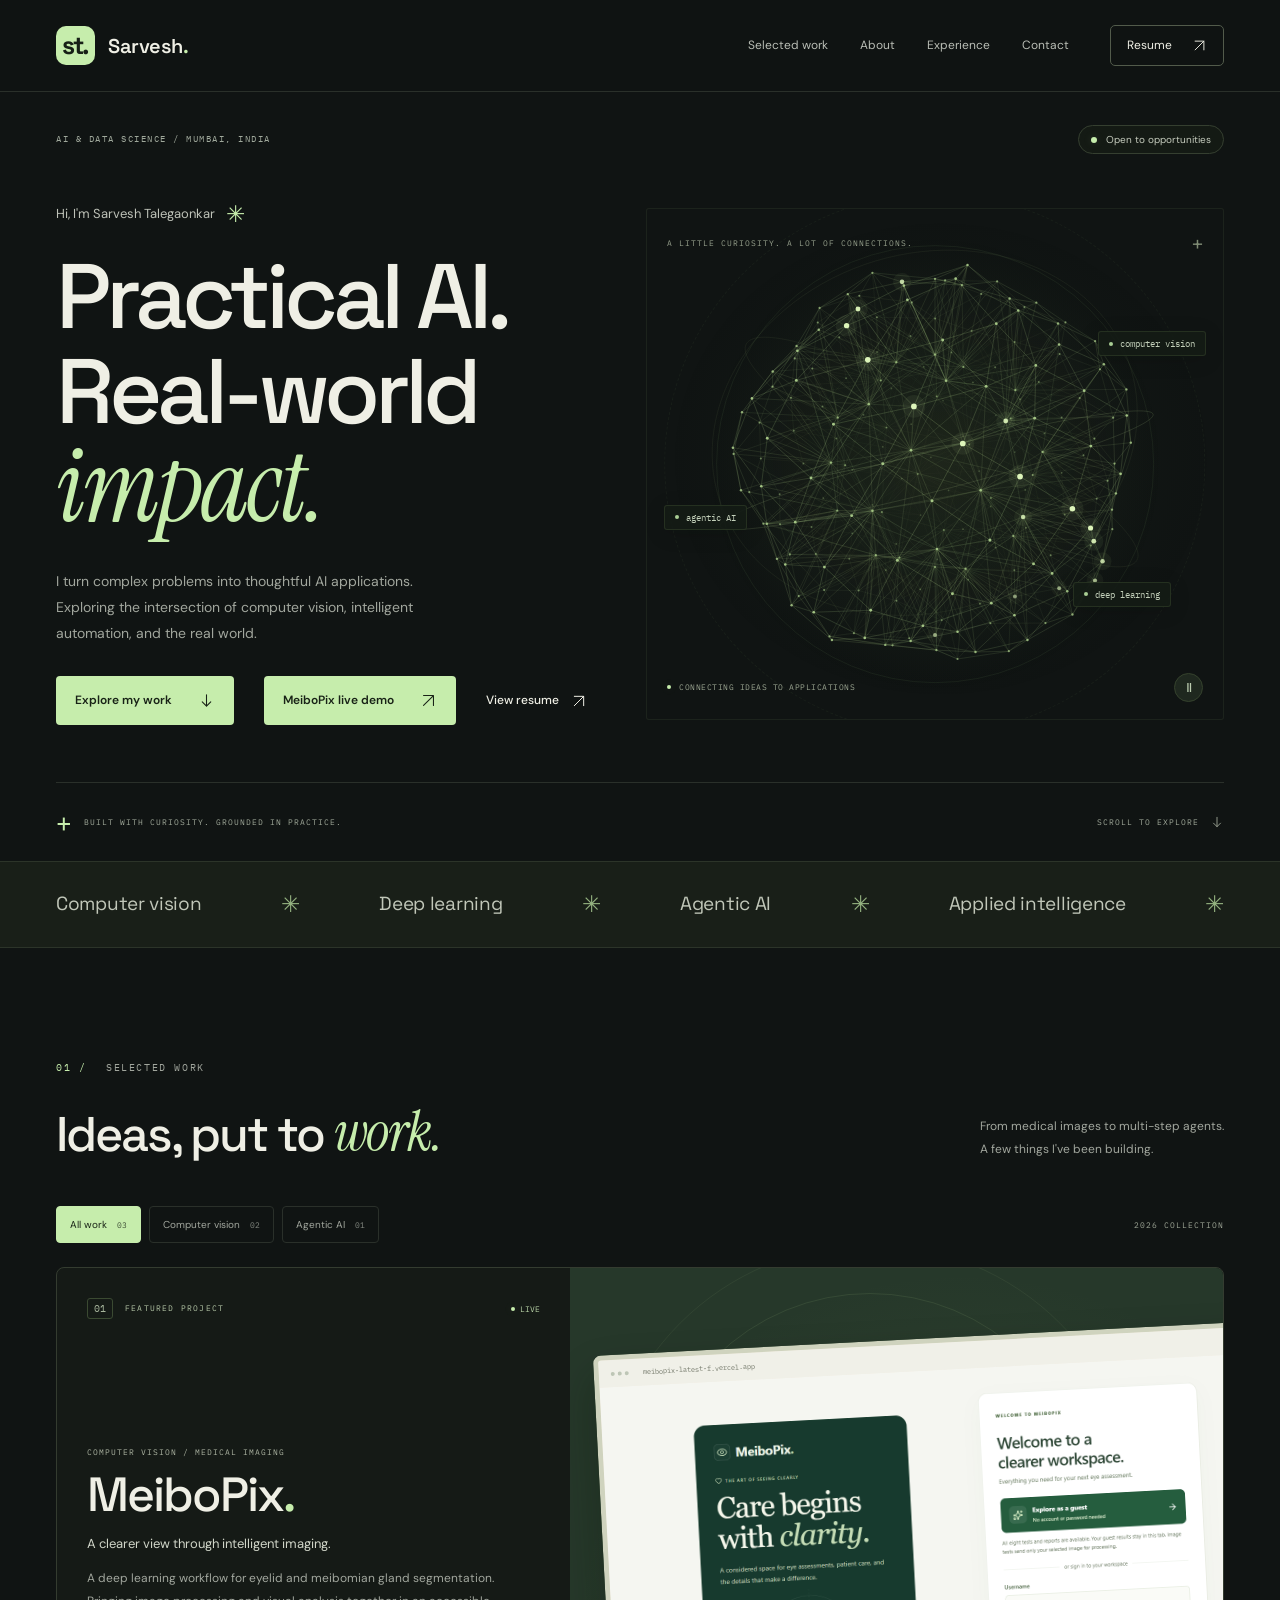
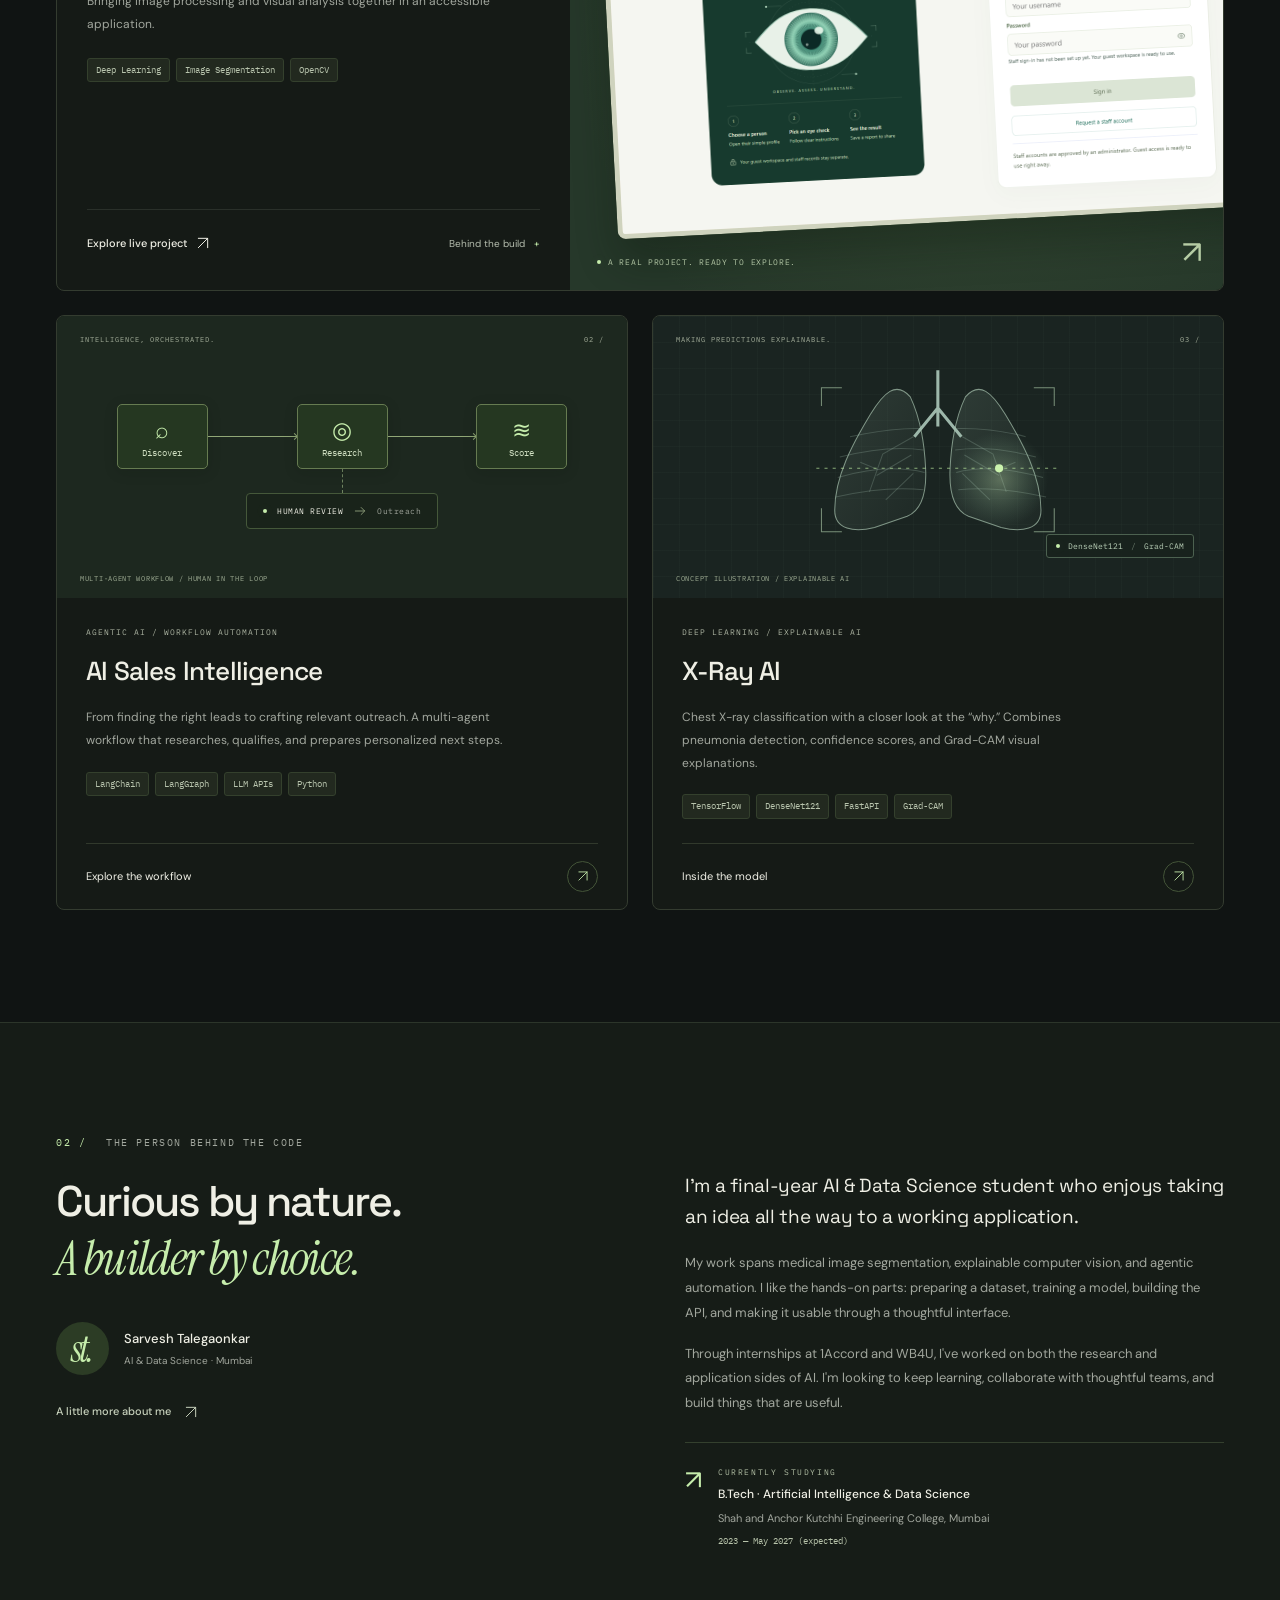
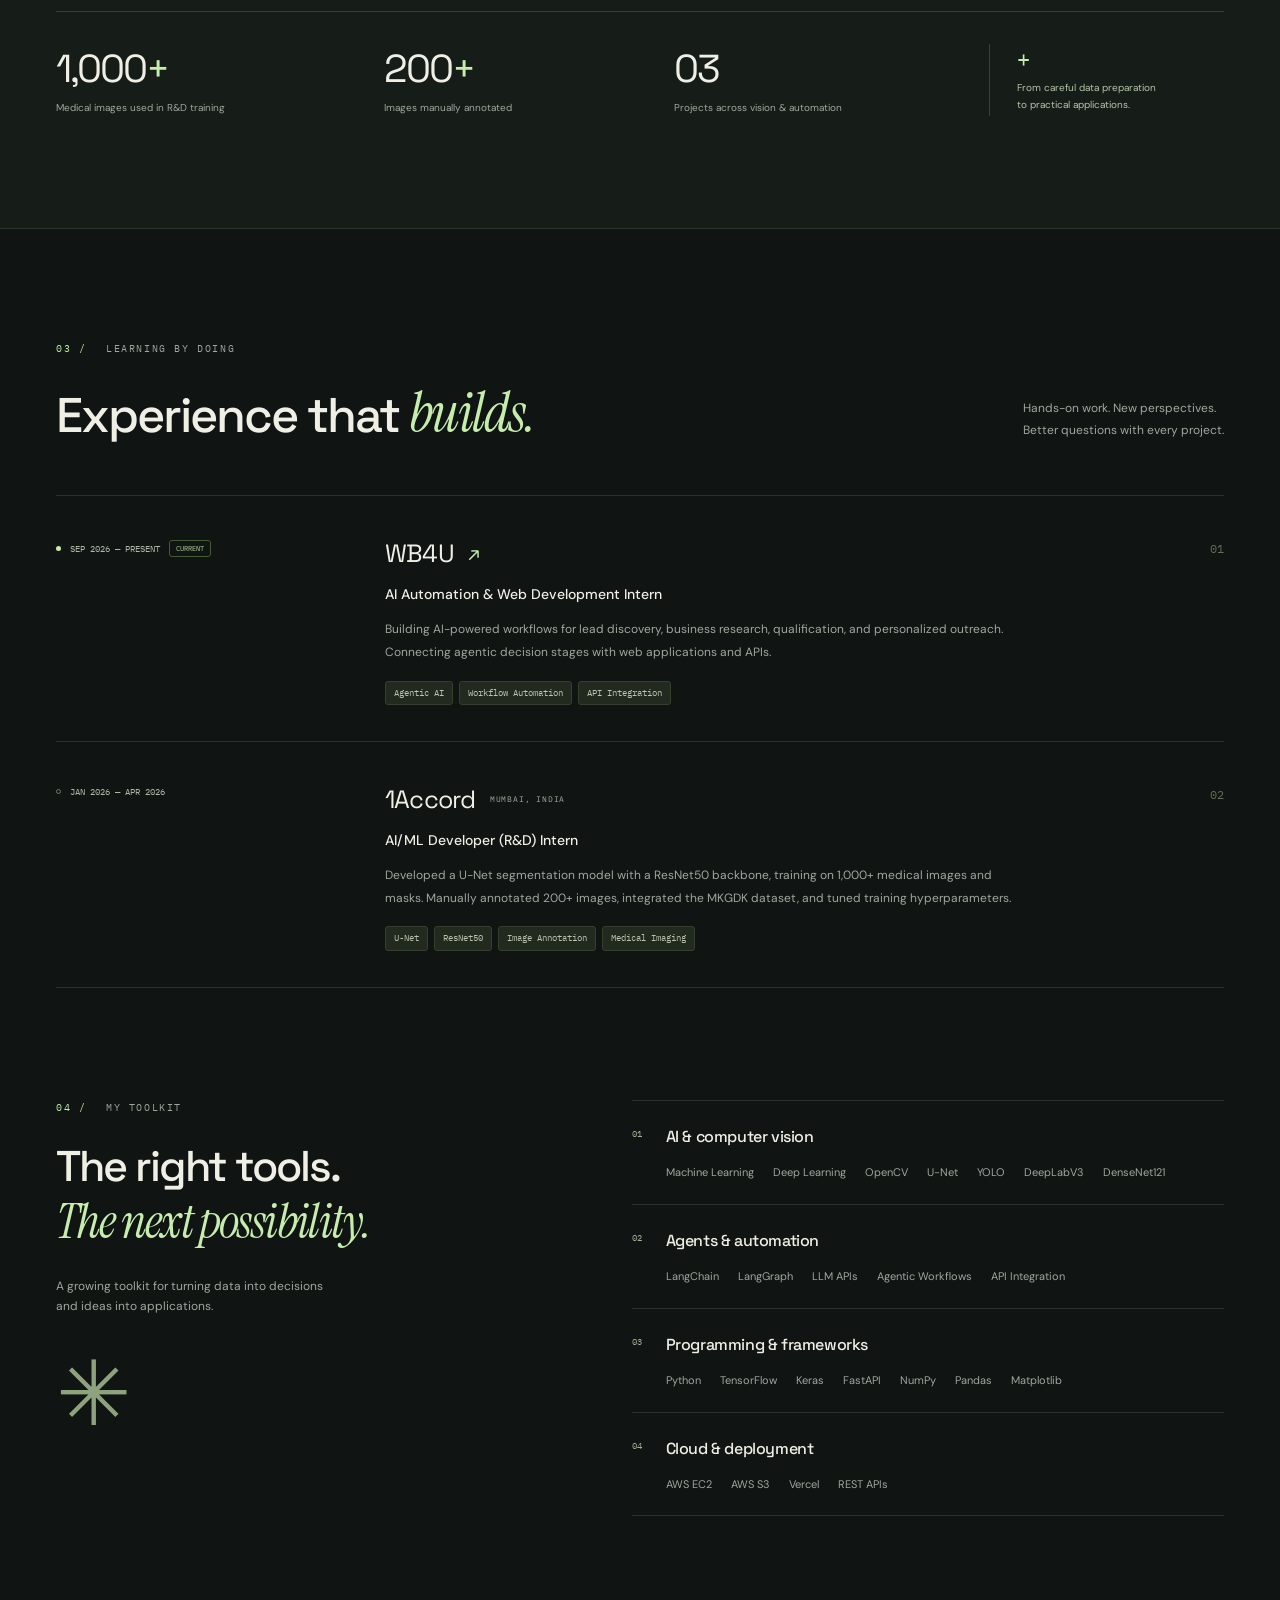
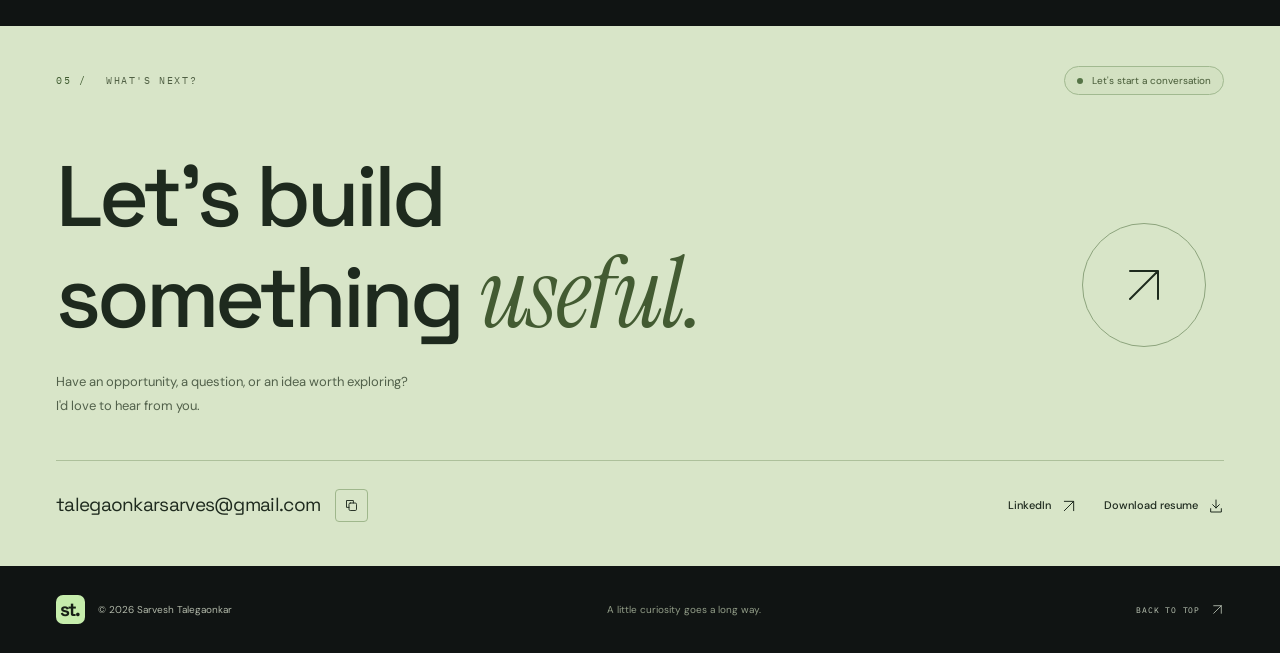
<file: meibopix_portfolio/index.html>
<!doctype html>
<html lang="en">
<head>
  <meta charset="utf-8">
  <meta name="viewport" content="width=device-width, initial-scale=1">
  <meta name="theme-color" content="#101413">
  <meta name="description" content="Sarvesh Talegaonkar is an AI & Data Science student in Mumbai building computer vision applications, medical image segmentation models, and agentic AI workflows. Explore his projects and experience.">
  <meta property="og:type" content="website">
  <meta property="og:title" content="Sarvesh Talegaonkar — Practical AI. Real-world impact.">
  <meta property="og:description" content="Computer vision, intelligent automation, and ideas built into working applications. Explore Sarvesh's selected work.">
  <title>Sarvesh Talegaonkar — AI & Data Science</title>
  <link rel="icon" href="assets/favicon.svg" type="image/svg+xml">
  <link rel="stylesheet" href="assets/fonts.css">
  <link rel="stylesheet" href="styles.css">
  <script src="script.js" defer></script>
</head>
<body>
  <svg class="icon-definitions" xmlns="http://www.w3.org/2000/svg" aria-hidden="true">
    <defs>
      <symbol id="i-arrow" viewBox="0 0 24 24"><path d="M5 19 19 5M5 5h14v14"/></symbol>
      <symbol id="i-right" viewBox="0 0 24 24"><path d="M4 12h16m-6-6 6 6-6 6"/></symbol>
      <symbol id="i-down" viewBox="0 0 24 24"><path d="M12 4v16m-6-6 6 6 6-6"/></symbol>
      <symbol id="i-copy" viewBox="0 0 24 24"><rect x="8" y="8" width="12" height="12" rx="2"/><path d="M15 8V4H4v11h4"/></symbol>
      <symbol id="i-close" viewBox="0 0 24 24"><path d="m6 6 12 12M6 18 18 6"/></symbol>
      <symbol id="i-check" viewBox="0 0 24 24"><path d="m5 12 4 4L19 6"/></symbol>
      <symbol id="i-download" viewBox="0 0 24 24"><path d="M12 3v12m-5-5 5 5 5-5M4 16v5h16v-5"/></symbol>
    </defs>
  </svg>
  <a class="skip-link" href="#main">Skip to content</a>
  <header class="site-header">
    <nav class="navigation container" aria-label="Main navigation">
      <a class="brand" href="#home" aria-label="Sarvesh Talegaonkar, home"><span class="brand-mark">st<span>.</span></span><span>Sarvesh<span class="brand-dot">.</span></span></a>
      <button class="menu-toggle" type="button" aria-label="Open navigation" aria-expanded="false" aria-controls="nav-links"><span></span><span></span></button>
      <div class="nav-links" id="nav-links"><a href="#work">Selected work</a><a href="#about">About</a><a href="#experience">Experience</a><a href="#contact">Contact</a><a class="nav-resume" href="Sarvesh_Talegaonkar_Resume_Final_1.pdf" target="_blank" rel="noopener">Resume <svg class="icon"><use href="#i-arrow"/></svg></a></div>
    </nav>
  </header>
  <main id="main">
    <section class="hero container" id="home" aria-labelledby="hero-title">
      <div class="hero-topline"><span class="eyebrow">AI & DATA SCIENCE / MUMBAI, INDIA</span><span class="availability"><span class="status-dot"></span> Open to opportunities</span></div>
      <div class="hero-grid">
        <div class="hero-copy"><p class="hello">Hi, I'm Sarvesh Talegaonkar <span class="tiny-spark" aria-hidden="true">✳</span></p><h1 id="hero-title">Practical AI.<br>Real-world<br><em>impact.</em></h1><p class="hero-description">I turn complex problems into thoughtful AI applications. Exploring the intersection of computer vision, intelligent automation, and the real world.</p><div class="hero-actions"><a class="button button-primary" href="#work">Explore my work <svg class="icon"><use href="#i-down"/></svg></a><a class="button button-primary" href="https://meibopix-latest-f.vercel.app/" target="_blank" rel="noopener">MeiboPix live demo <svg class="icon"><use href="#i-arrow"/></svg></a><a class="text-link" href="Sarvesh_Talegaonkar_Resume_Final_1.pdf" target="_blank" rel="noopener">View resume <svg class="icon"><use href="#i-arrow"/></svg></a></div></div>
        <div class="neural-art" aria-label="Interactive illustration of a connected neural network"><div class="art-top"><span class="eyebrow">A LITTLE CURIOSITY. A LOT OF CONNECTIONS.</span><span class="art-cross" aria-hidden="true">+</span></div><div class="orbit-guide orbit-guide-one" aria-hidden="true"></div><div class="orbit-guide orbit-guide-two" aria-hidden="true"></div><canvas id="neural-canvas" aria-hidden="true"></canvas><span class="network-label label-vision"><span></span> computer vision</span><span class="network-label label-agents"><span></span> agentic AI</span><span class="network-label label-learning"><span></span> deep learning</span><div class="art-bottom"><span><span class="status-dot"></span> CONNECTING IDEAS TO APPLICATIONS</span><button class="animation-toggle" type="button" aria-label="Pause neural network animation" aria-pressed="false"><span class="pause-symbol" aria-hidden="true">Ⅱ</span></button></div></div>
      </div>
      <div class="hero-bottom"><span class="hero-note"><span class="small-cross" aria-hidden="true">+</span> BUILT WITH CURIOSITY. GROUNDED IN PRACTICE.</span><a href="#work" class="scroll-cue">SCROLL TO EXPLORE <svg class="icon"><use href="#i-down"/></svg></a></div>
    </section>
    <div class="focus-strip" aria-label="Areas of focus"><div class="container focus-inner"><span>Computer vision</span><span class="strip-star" aria-hidden="true">✳</span><span>Deep learning</span><span class="strip-star" aria-hidden="true">✳</span><span>Agentic AI</span><span class="strip-star" aria-hidden="true">✳</span><span>Applied intelligence</span><span class="strip-star" aria-hidden="true">✳</span></div></div>
    <section class="section container" id="work" aria-labelledby="work-title">
      <div class="section-heading reveal"><div><p class="eyebrow section-index"><span>01 /</span> SELECTED WORK</p><h2 id="work-title">Ideas, put to <em>work.</em></h2></div><p class="section-intro">From medical images to multi-step agents.<br>A few things I've been building.</p></div>
      <div class="work-toolbar"><div class="project-filters" aria-label="Filter projects"><button class="filter active" type="button" data-filter="all" aria-pressed="true">All work <span>03</span></button><button class="filter" type="button" data-filter="vision" aria-pressed="false">Computer vision <span>02</span></button><button class="filter" type="button" data-filter="agents" aria-pressed="false">Agentic AI <span>01</span></button></div><span class="work-year">2026 COLLECTION</span></div><p class="visually-hidden" id="filter-status" role="status" aria-live="polite"></p>
      <div class="project-grid">
        <article class="project-card featured-project reveal" data-category="vision" id="meibopix"><div class="featured-content"><div class="project-eyebrow"><span class="project-number">01</span><span class="eyebrow">FEATURED PROJECT</span><span class="live-label"><span class="status-dot"></span> LIVE</span></div><div><p class="project-category">COMPUTER VISION / MEDICAL IMAGING</p><h3>MeiboPix<span class="mint">.</span></h3><p class="project-subtitle">A clearer view through intelligent imaging.</p><p class="project-description">A deep learning workflow for eyelid and meibomian gland segmentation. Bringing image processing and visual analysis together in an accessible application.</p><div class="tags"><span>Deep Learning</span><span>Image Segmentation</span><span>OpenCV</span></div></div><div class="project-actions"><a class="text-link" href="https://meibopix-latest-f.vercel.app/" target="_blank" rel="noopener">Explore live project <svg class="icon"><use href="#i-arrow"/></svg></a><button class="case-link" type="button" data-project="meibopix">Behind the build <span aria-hidden="true">+</span></button></div></div><div class="featured-visual"><div class="preview-orbit" aria-hidden="true"></div><div class="browser-frame"><div class="browser-bar"><span class="browser-dots" aria-hidden="true"><i></i><i></i><i></i></span><span>meibopix-latest-f.vercel.app</span><svg class="icon"><use href="#i-arrow"/></svg></div><img src="assets/meibopix-preview.png" alt="MeiboPix's live welcome screen, showing the eye assessment workflow and guest access" width="1440" height="970" loading="lazy"></div><span class="preview-caption"><span class="status-dot"></span> A REAL PROJECT. READY TO EXPLORE.</span><span class="visual-corner" aria-hidden="true">↗</span></div></article>
        <article class="project-card standard-project reveal" data-category="agents"><div class="project-visual agent-visual" aria-label="Sales agent workflow: discover, research, score, human review, and outreach"><div class="visual-topline"><span>INTELLIGENCE, ORCHESTRATED.</span><span>02 /</span></div><div class="agent-flow"><div class="flow-node"><span class="node-icon" aria-hidden="true">⌕</span><span>Discover</span></div><span class="flow-connector" aria-hidden="true"></span><div class="flow-node"><span class="node-icon" aria-hidden="true">◎</span><span>Research</span></div><span class="flow-connector" aria-hidden="true"></span><div class="flow-node"><span class="node-icon" aria-hidden="true">≋</span><span>Score</span></div></div><div class="flow-branch" aria-hidden="true"></div><div class="flow-review"><span class="status-dot"></span> HUMAN REVIEW <svg class="icon"><use href="#i-right"/></svg> <span>Outreach</span></div><span class="visual-bottomline">MULTI-AGENT WORKFLOW / HUMAN IN THE LOOP</span></div><div class="standard-content"><p class="project-category">AGENTIC AI / WORKFLOW AUTOMATION</p><h3>AI Sales Intelligence</h3><p class="project-description">From finding the right leads to crafting relevant outreach. A multi-agent workflow that researches, qualifies, and prepares personalized next steps.</p><div class="tags"><span>LangChain</span><span>LangGraph</span><span>LLM APIs</span><span>Python</span></div><button class="project-detail-link" type="button" data-project="sales"><span>Explore the workflow</span><span class="round-arrow"><svg class="icon"><use href="#i-arrow"/></svg></span></button></div></article>
        <article class="project-card standard-project reveal" data-category="vision"><div class="project-visual xray-visual" aria-label="Conceptual illustration of explainable chest X-ray analysis"><div class="visual-topline"><span>MAKING PREDICTIONS EXPLAINABLE.</span><span>03 /</span></div><svg class="lung-illustration" viewBox="0 0 360 190" fill="none" aria-hidden="true"><defs><radialGradient id="lung-glow"><stop stop-color="#d3f5be" stop-opacity=".32"/><stop offset="1" stop-color="#91c4a2" stop-opacity="0"/></radialGradient><linearGradient id="lung-fill" x1="0" y1="0" x2="1" y2="1"><stop stop-color="#9bb9a5" stop-opacity=".16"/><stop offset="1" stop-color="#9bb9a5" stop-opacity=".03"/></linearGradient></defs><path d="M180 15v55m0-18-23 28m23-28 23 28" stroke="#9db7aa" stroke-width="3"/><path d="M153 41c-14-16-26-4-39 17-17 28-35 61-35 94 0 19 19 22 39 17l32-11c16-7 19-27 18-47-1-22-5-49-15-70Z" fill="url(#lung-fill)" stroke="#a7c2ae" stroke-opacity=".7"/><path d="M207 41c14-16 26-4 39 17 17 28 35 61 35 94 0 19-19 22-39 17l-32-11c-16-7-19-27-18-47 1-22 5-49 15-70Z" fill="url(#lung-fill)" stroke="#a7c2ae" stroke-opacity=".7"/><g stroke="#adc8b7" stroke-opacity=".24"><path d="m156 80-30 17-13 37m41-36-34 20m36-2-27 26m-8-30-17-7m100-25 30 17 13 37m-41-36 34 20m-36-2 27 26m8-30 17-7"/><path d="M94 80q42-9 70-8m-80 28q46-12 82-7m-84 27q48-14 85-5m-87 24q49-11 86-7m33-60q32-1 67 8m-69 13q35-5 79 7m-78 15q34-9 85 5m-83 12q36-4 86 7"/></g><ellipse cx="241" cy="122" rx="47" ry="47" fill="url(#lung-glow)"/><path d="M66 50V32h20m188 0h20v18M66 150v23h20m188 0h20v-23" stroke="#b7d6b2" stroke-opacity=".6"/><path d="M61 111h238" stroke="#c4f4a5" stroke-opacity=".65" stroke-dasharray="3 5"/><circle cx="240" cy="111" r="4" fill="#cbf3ad"/></svg><div class="xray-label"><span class="status-dot"></span> DenseNet121 <span class="xray-divider">/</span> Grad-CAM</div><span class="visual-bottomline">CONCEPT ILLUSTRATION / EXPLAINABLE AI</span></div><div class="standard-content"><p class="project-category">DEEP LEARNING / EXPLAINABLE AI</p><h3>X-Ray AI</h3><p class="project-description">Chest X-ray classification with a closer look at the “why.” Combines pneumonia detection, confidence scores, and Grad-CAM visual explanations.</p><div class="tags"><span>TensorFlow</span><span>DenseNet121</span><span>FastAPI</span><span>Grad-CAM</span></div><button class="project-detail-link" type="button" data-project="xray"><span>Inside the model</span><span class="round-arrow"><svg class="icon"><use href="#i-arrow"/></svg></span></button></div></article>
      </div>
    </section>
    <section class="about-section" id="about" aria-labelledby="about-title"><div class="container section"><div class="about-grid"><div class="about-intro reveal"><p class="eyebrow section-index"><span>02 /</span> THE PERSON BEHIND THE CODE</p><h2 id="about-title">Curious by nature.<br><em>A builder by choice.</em></h2><div class="about-signature"><span class="signature-mark" aria-hidden="true">st.</span><div><strong>Sarvesh Talegaonkar</strong><span>AI & Data Science · Mumbai</span></div></div><a class="text-link" href="https://www.linkedin.com/in/sarvesh-talegaonkar-980121273" target="_blank" rel="noopener">A little more about me <svg class="icon"><use href="#i-arrow"/></svg></a></div><div class="about-copy reveal"><p class="about-lead">I'm a final-year AI & Data Science student who enjoys taking an idea all the way to a working application.</p><p>My work spans medical image segmentation, explainable computer vision, and agentic automation. I like the hands-on parts: preparing a dataset, training a model, building the API, and making it usable through a thoughtful interface.</p><p>Through internships at 1Accord and WB4U, I've worked on both the research and application sides of AI. I'm looking to keep learning, collaborate with thoughtful teams, and build things that are useful.</p><div class="education"><span class="education-icon" aria-hidden="true">↗</span><div><p class="eyebrow">CURRENTLY STUDYING</p><h3>B.Tech · Artificial Intelligence & Data Science</h3><p>Shah and Anchor Kutchhi Engineering College, Mumbai</p><span class="education-date">2023 — May 2027 (expected)</span></div></div></div></div><div class="proof-points reveal"><div><strong>1,000<span>+</span></strong><p>Medical images used in R&D training</p></div><div><strong>200<span>+</span></strong><p>Images manually annotated</p></div><div><strong>03</strong><p>Projects across vision & automation</p></div><div class="proof-note"><span class="small-cross" aria-hidden="true">+</span><p>From careful data preparation<br>to practical applications.</p></div></div></div></section>
    <section class="section container" id="experience" aria-labelledby="experience-title"><div class="section-heading reveal"><div><p class="eyebrow section-index"><span>03 /</span> LEARNING BY DOING</p><h2 id="experience-title">Experience that <em>builds.</em></h2></div><p class="section-intro">Hands-on work. New perspectives.<br>Better questions with every project.</p></div><div class="experience-list"><article class="experience-row reveal"><div class="experience-date"><span class="status-dot"></span><span>SEP 2026 — PRESENT</span><span class="current-tag">CURRENT</span></div><div class="experience-content"><p class="company">WB4U <span>↗</span></p><h3>AI Automation & Web Development Intern</h3><p>Building AI-powered workflows for lead discovery, business research, qualification, and personalized outreach. Connecting agentic decision stages with web applications and APIs.</p><div class="tags"><span>Agentic AI</span><span>Workflow Automation</span><span>API Integration</span></div></div><span class="experience-number" aria-hidden="true">01</span></article><article class="experience-row reveal"><div class="experience-date"><span class="timeline-dot"></span><span>JAN 2026 — APR 2026</span></div><div class="experience-content"><p class="company">1Accord <span class="company-location">MUMBAI, INDIA</span></p><h3>AI/ML Developer (R&D) Intern</h3><p>Developed a U-Net segmentation model with a ResNet50 backbone, training on 1,000+ medical images and masks. Manually annotated 200+ images, integrated the MKGDK dataset, and tuned training hyperparameters.</p><div class="tags"><span>U-Net</span><span>ResNet50</span><span>Image Annotation</span><span>Medical Imaging</span></div></div><span class="experience-number" aria-hidden="true">02</span></article></div></section>
    <section class="toolkit-section container" id="skills" aria-labelledby="skills-title"><div class="toolkit-heading reveal"><p class="eyebrow section-index"><span>04 /</span> MY TOOLKIT</p><h2 id="skills-title">The right tools.<br><em>The next possibility.</em></h2><p>A growing toolkit for turning data into decisions and ideas into applications.</p><div class="toolkit-symbol" aria-hidden="true">✳</div></div><div class="skill-groups reveal"><div class="skill-group"><span class="skill-number">01</span><div><h3>AI & computer vision</h3><div class="skill-list"><span>Machine Learning</span><span>Deep Learning</span><span>OpenCV</span><span>U-Net</span><span>YOLO</span><span>DeepLabV3</span><span>DenseNet121</span></div></div></div><div class="skill-group"><span class="skill-number">02</span><div><h3>Agents & automation</h3><div class="skill-list"><span>LangChain</span><span>LangGraph</span><span>LLM APIs</span><span>Agentic Workflows</span><span>API Integration</span></div></div></div><div class="skill-group"><span class="skill-number">03</span><div><h3>Programming & frameworks</h3><div class="skill-list"><span>Python</span><span>TensorFlow</span><span>Keras</span><span>FastAPI</span><span>NumPy</span><span>Pandas</span><span>Matplotlib</span></div></div></div><div class="skill-group"><span class="skill-number">04</span><div><h3>Cloud & deployment</h3><div class="skill-list"><span>AWS EC2</span><span>AWS S3</span><span>Vercel</span><span>REST APIs</span></div></div></div></div></section>
    <section class="contact-section" id="contact" aria-labelledby="contact-title"><div class="container"><div class="contact-top"><p class="eyebrow section-index"><span>05 /</span> WHAT'S NEXT?</p><span class="availability"><span class="status-dot"></span> Let's start a conversation</span></div><div class="contact-grid reveal"><div><h2 id="contact-title">Let's build<br>something <em>useful.</em></h2><p>Have an opportunity, a question, or an idea worth exploring?<br>I'd love to hear from you.</p></div><a class="contact-arrow" href="mailto:talegaonkarsarves@gmail.com" aria-label="Email Sarvesh"><svg class="icon"><use href="#i-arrow"/></svg></a></div><div class="contact-bottom"><div class="email-group"><a class="email-link" href="mailto:talegaonkarsarves@gmail.com">talegaonkarsarves@gmail.com</a><button class="copy-email" type="button" aria-label="Copy email address"><svg class="icon"><use href="#i-copy"/></svg></button><span class="copy-status" role="status" aria-live="polite"></span></div><div class="contact-links"><a class="text-link" href="https://www.linkedin.com/in/sarvesh-talegaonkar-980121273" target="_blank" rel="noopener">LinkedIn <svg class="icon"><use href="#i-arrow"/></svg></a><a class="text-link" href="Sarvesh_Talegaonkar_Resume_Final_1.pdf" download="Sarvesh_Talegaonkar_Resume.pdf">Download resume <svg class="icon"><use href="#i-download"/></svg></a></div></div></div></section>
  </main>
  <footer class="site-footer container"><a class="brand" href="#home" aria-label="Back to top"><span class="brand-mark">st<span>.</span></span><span class="footer-credit">© <span id="year">2026</span> Sarvesh Talegaonkar</span></a><span class="footer-note">A little curiosity goes a long way.</span><a class="back-top" href="#home">BACK TO TOP <svg class="icon"><use href="#i-arrow"/></svg></a></footer>
  <dialog class="project-dialog" id="project-dialog" aria-labelledby="dialog-title"><div class="dialog-shell"><button class="dialog-close" type="button" aria-label="Close project details"><svg class="icon"><use href="#i-close"/></svg></button><p class="eyebrow" id="dialog-category"></p><h2 id="dialog-title"></h2><p class="dialog-intro" id="dialog-intro"></p><div class="dialog-body" id="dialog-body"></div><div class="dialog-footer"><span class="eyebrow">CURIOUS ABOUT THIS PROJECT?</span><a class="text-link" href="mailto:talegaonkarsarves@gmail.com">Let's talk <svg class="icon"><use href="#i-arrow"/></svg></a></div></div></dialog>
  <noscript><style>.reveal{opacity:1!important;transform:none!important}.project-filters,.case-link,.project-detail-link,.animation-toggle,.copy-email,.menu-toggle{display:none!important}@media(max-width:760px){.nav-links{display:flex!important;position:static!important;flex-wrap:wrap}.navigation{flex-wrap:wrap}}</style></noscript>
</body>
</html>
</file>
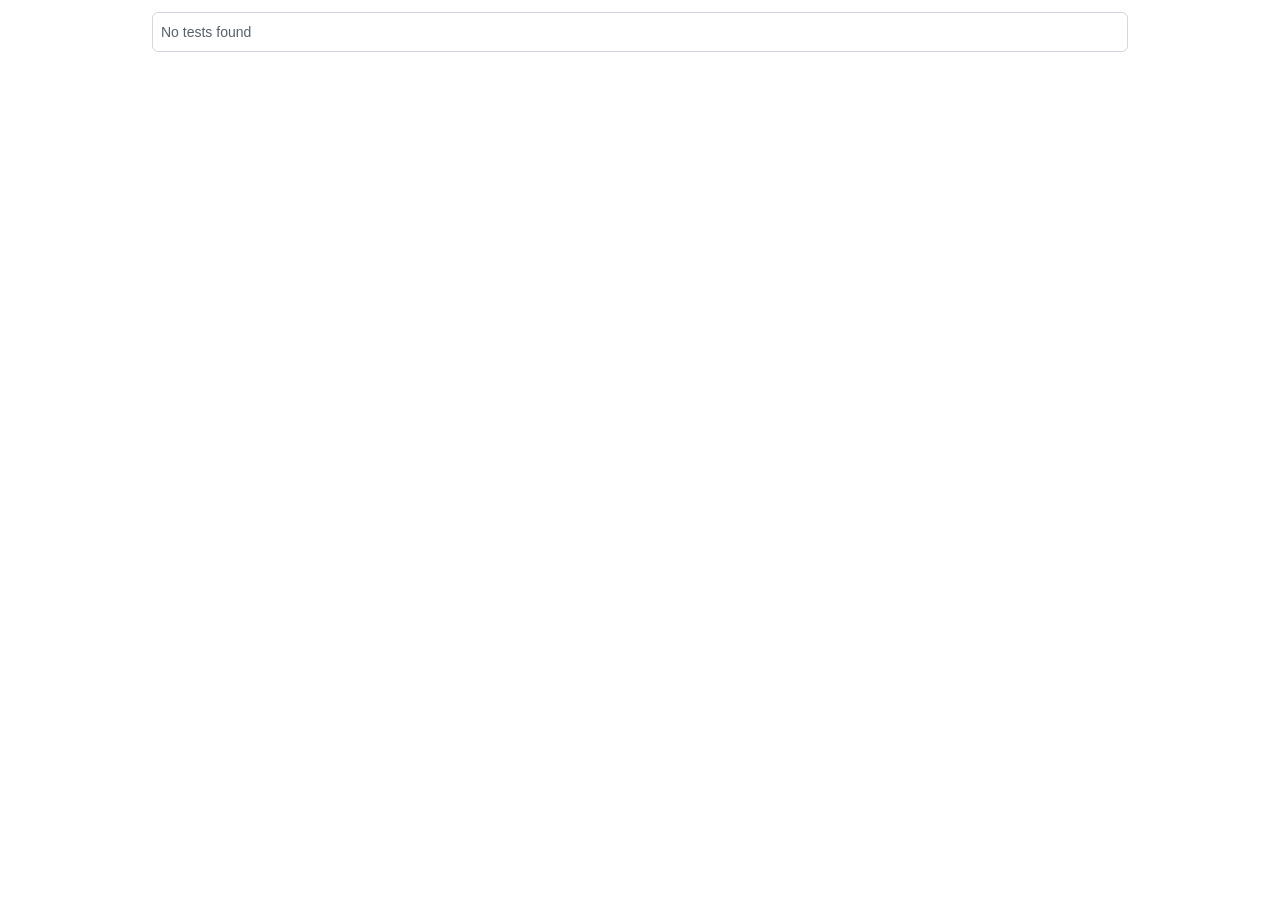
<file: .portfolio-tools/playwright/driver/package/lib/vite/htmlReport/index.html>
<!DOCTYPE html>
<html style='scrollbar-gutter: stable both-edges;'>
  <head>
    <meta charset='UTF-8'>
    <meta name='color-scheme' content='dark light'>
    <meta name='viewport' content='width=device-width, initial-scale=1.0'>
    <title>Playwright Test Report</title>
    <script type="module" crossorigin src="./report.js"></script>
    <link rel="stylesheet" crossorigin href="./report.css">
  </head>
  <body>
    <div id='root'></div>
  </body>
</html>
</file>
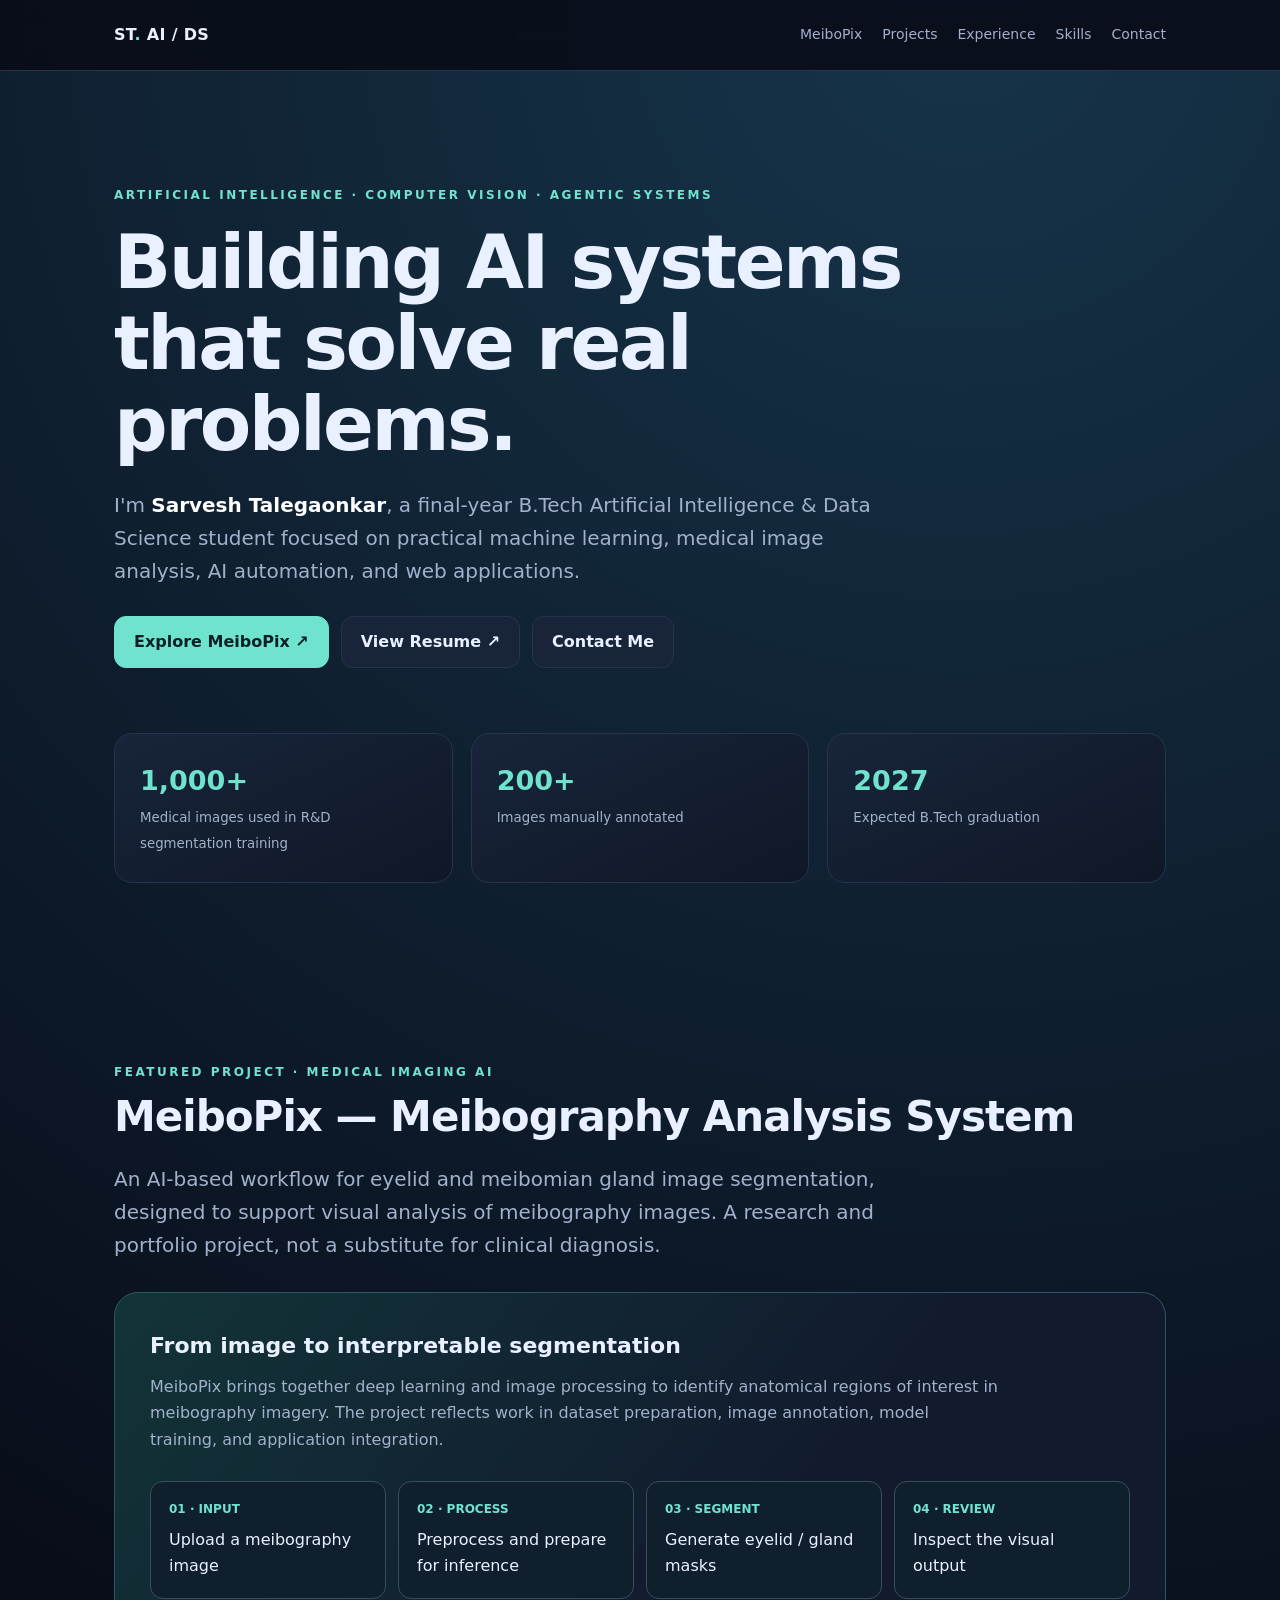
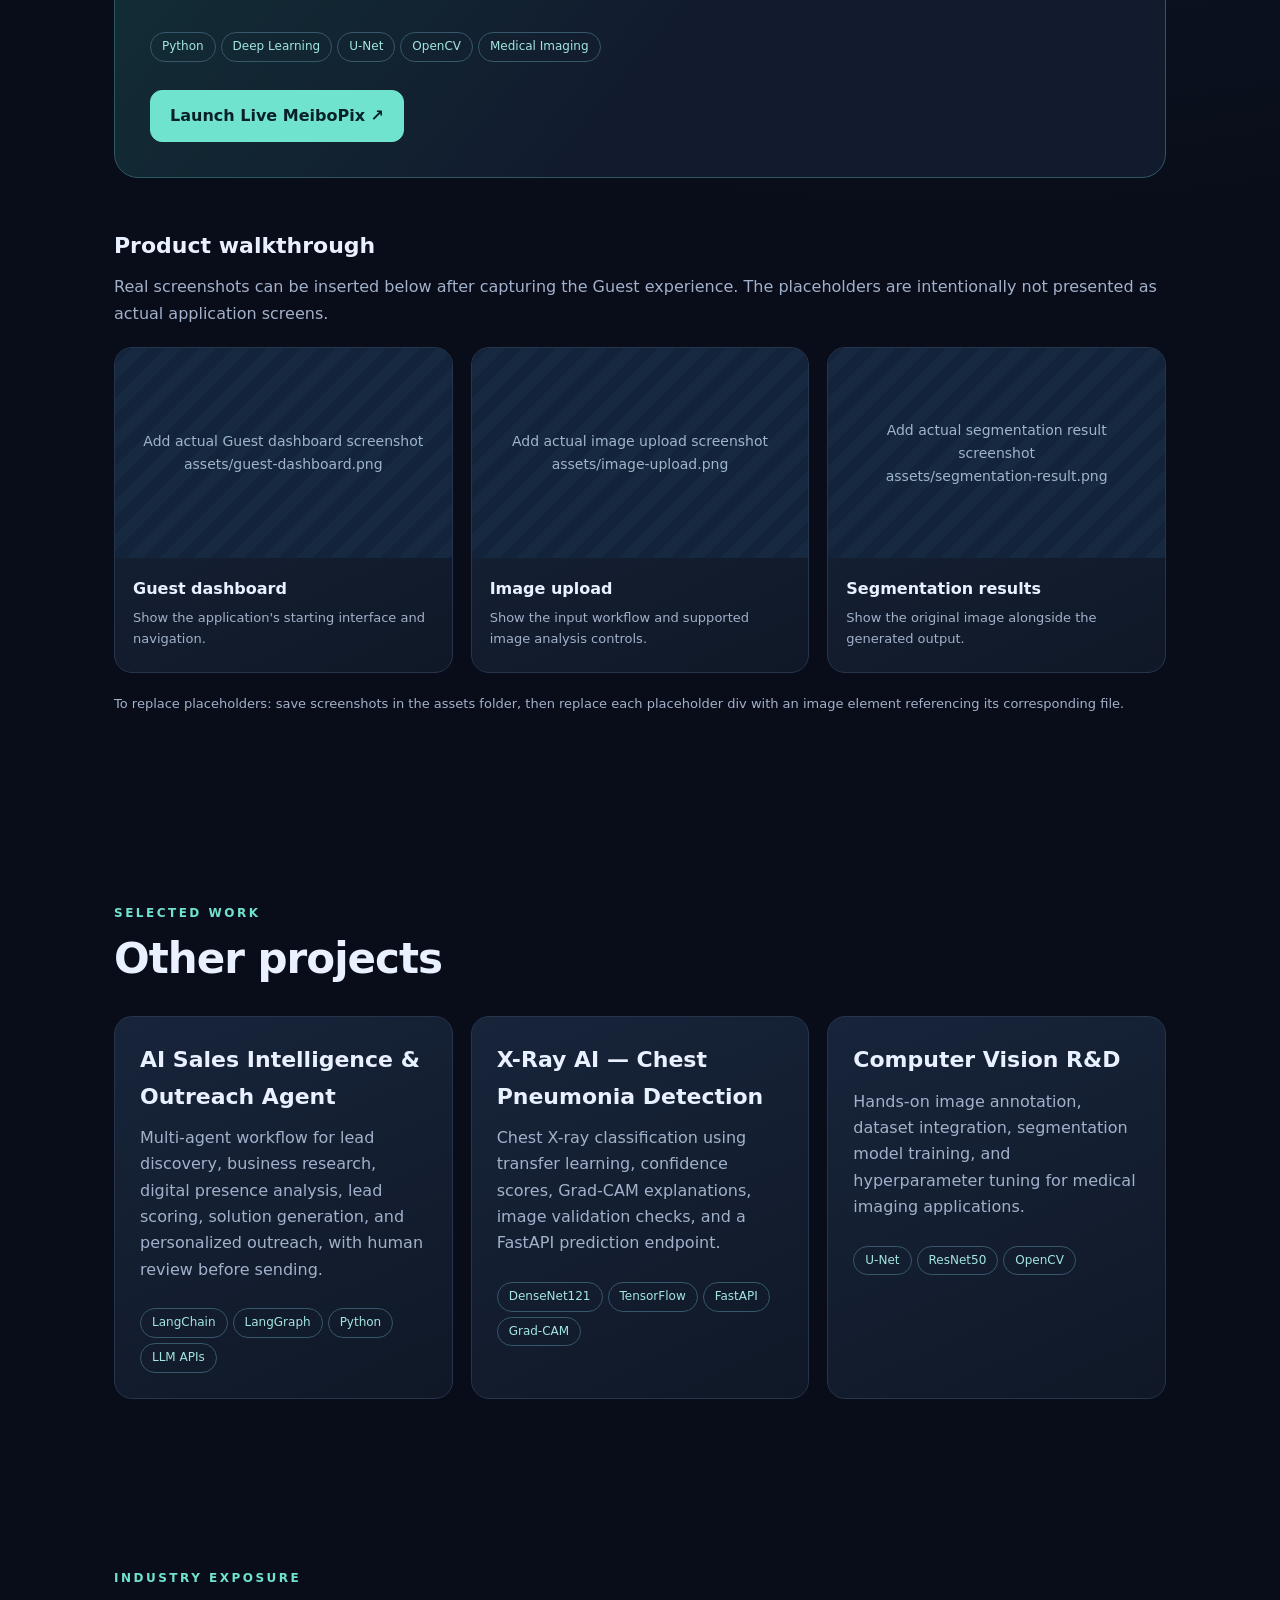
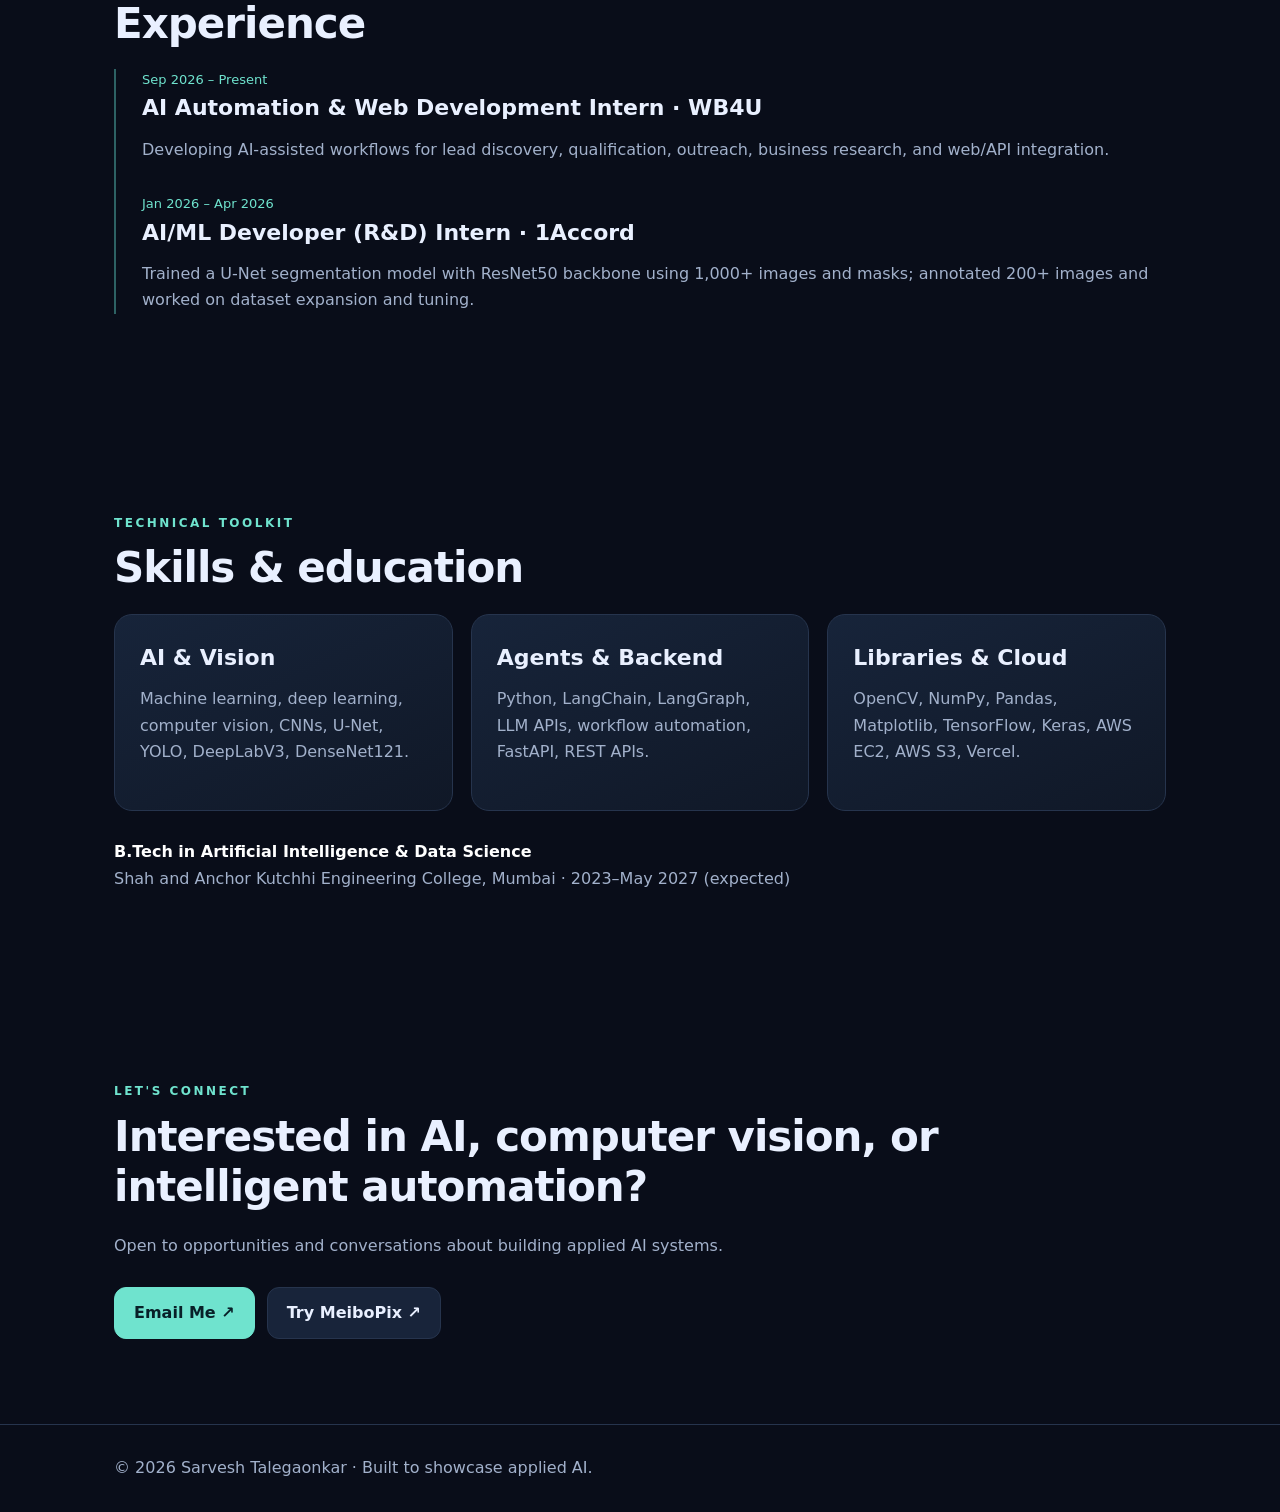
<file: .portfolio-backup/original-index.html>
<!doctype html><html lang="en"><head><meta charset="utf-8"><meta name="viewport" content="width=device-width,initial-scale=1"><meta name="description" content="AI and Data Science portfolio of Sarvesh Talegaonkar, featuring MeiboPix medical imaging AI."><title>Sarvesh Talegaonkar | AI Engineer Portfolio</title><style>:root{color-scheme:dark;--bg:#090d19;--panel:#111a2d;--text:#e9f0ff;--muted:#a2b1cb;--line:#26344d;--accent:#6fe3ce}*{box-sizing:border-box}html{scroll-behavior:smooth}body{margin:0;background:radial-gradient(circle at 75% 0%,#16344a 0%,var(--bg) 38%);color:var(--text);font:16px/1.65 Inter,system-ui,Arial,sans-serif}a{color:inherit;text-decoration:none}header{position:sticky;top:0;background:#090d19e8;backdrop-filter:blur(12px);z-index:3;border-bottom:1px solid var(--line)}nav,.wrap{max-width:1100px;margin:auto;padding:0 24px}nav{min-height:70px;display:flex;align-items:center;justify-content:space-between;gap:15px}nav .links{display:flex;gap:20px;flex-wrap:wrap;font-size:14px;color:var(--muted)}.brand{font-weight:800;letter-spacing:.3px}.brand span,.eyebrow{color:var(--accent)}section{padding:85px 0}.hero{padding:115px 0 95px}.eyebrow{text-transform:uppercase;letter-spacing:2.5px;font-size:12px;font-weight:800}h1{font-size:clamp(42px,6vw,75px);line-height:1.08;letter-spacing:-2.5px;margin:16px 0 24px;max-width:880px}h2{font-size:clamp(30px,4vw,42px);line-height:1.2;letter-spacing:-1px;margin:10px 0 20px}h3{font-size:22px;margin:0 0 10px}p{color:var(--muted);margin:0 0 20px}.intro{font-size:20px;max-width:770px}.actions{display:flex;gap:12px;flex-wrap:wrap;margin-top:28px}.btn{display:inline-flex;align-items:center;justify-content:center;border:1px solid var(--line);border-radius:12px;padding:12px 19px;font-weight:700;background:#18243a}.btn.primary{background:var(--accent);color:#082028;border-color:var(--accent)}.stats,.cards,.shots{display:grid;grid-template-columns:repeat(3,1fr);gap:18px}.stats{margin-top:65px}.card,.stat,.shot{background:linear-gradient(155deg,#17243a,#101827);border:1px solid var(--line);border-radius:18px;padding:25px}.stat strong{display:block;font-size:27px;color:var(--accent)}.stat small{color:var(--muted)}.section-heading{max-width:720px;margin-bottom:32px}.tag{display:inline-block;border:1px solid #37576b;color:#a3e6df;border-radius:100px;padding:4px 11px;margin:5px 5px 0 0;font-size:12px}.feature{border:1px solid #2e5861;background:linear-gradient(130deg,#123438,#121b2e 58%);border-radius:24px;padding:35px;margin-top:30px}.feature p{max-width:850px}.steps{display:grid;grid-template-columns:repeat(4,1fr);gap:12px;margin:28px 0}.step{border:1px solid #35505b;border-radius:13px;padding:18px;background:#101f2c}.step b{display:block;color:var(--accent);font-size:12px;margin-bottom:7px}.shot{padding:0;overflow:hidden}.placeholder{aspect-ratio:16/10;display:flex;align-items:center;justify-content:center;text-align:center;padding:20px;background:repeating-linear-gradient(135deg,#132339,#132339 12px,#172941 12px,#172941 24px);color:#9eb5c9;font-size:14px}.shot div:last-child{padding:18px}.shot strong{display:block}.shot p{font-size:13px;margin:4px 0}.timeline{border-left:2px solid #2d6264;padding-left:26px}.job{margin-bottom:30px}.date{font-size:13px;color:var(--accent)}footer{border-top:1px solid var(--line);padding:30px 0;color:var(--muted)}@media(max-width:760px){nav{align-items:flex-start;padding-top:17px;padding-bottom:17px;flex-direction:column}.stats,.cards,.shots,.steps{grid-template-columns:1fr}.hero{padding:75px 0}.feature{padding:22px}section{padding:60px 0}}</style></head><body><header><nav><a href="#home" class="brand">ST<span>.</span> AI / DS</a><div class="links"><a href="#meibopix">MeiboPix</a><a href="#projects">Projects</a><a href="#experience">Experience</a><a href="#skills">Skills</a><a href="#contact">Contact</a></div></nav></header><main><section id="home" class="hero"><div class="wrap"><div class="eyebrow">Artificial Intelligence · Computer Vision · Agentic Systems</div><h1>Building AI systems that solve real problems.</h1><p class="intro">I'm <b style="color:white">Sarvesh Talegaonkar</b>, a final-year B.Tech Artificial Intelligence & Data Science student focused on practical machine learning, medical image analysis, AI automation, and web applications.</p><div class="actions"><a class="btn primary" href="#meibopix">Explore MeiboPix ↗</a><a class="btn" href="Sarvesh_Talegaonkar_Resume_Final_1.pdf" target="_blank">View Resume ↗</a><a class="btn" href="mailto:talegaonkarsarves@gmail.com">Contact Me</a></div><div class="stats"><div class="stat"><strong>1,000+</strong><small>Medical images used in R&D segmentation training</small></div><div class="stat"><strong>200+</strong><small>Images manually annotated</small></div><div class="stat"><strong>2027</strong><small>Expected B.Tech graduation</small></div></div></div></section><section id="meibopix"><div class="wrap"><div class="eyebrow">Featured Project · Medical Imaging AI</div><h2>MeiboPix — Meibography Analysis System</h2><p class="intro">An AI-based workflow for eyelid and meibomian gland image segmentation, designed to support visual analysis of meibography images. A research and portfolio project, not a substitute for clinical diagnosis.</p><div class="feature"><h3>From image to interpretable segmentation</h3><p>MeiboPix brings together deep learning and image processing to identify anatomical regions of interest in meibography imagery. The project reflects work in dataset preparation, image annotation, model training, and application integration.</p><div class="steps"><div class="step"><b>01 · INPUT</b>Upload a meibography image</div><div class="step"><b>02 · PROCESS</b>Preprocess and prepare for inference</div><div class="step"><b>03 · SEGMENT</b>Generate eyelid / gland masks</div><div class="step"><b>04 · REVIEW</b>Inspect the visual output</div></div><span class="tag">Python</span><span class="tag">Deep Learning</span><span class="tag">U-Net</span><span class="tag">OpenCV</span><span class="tag">Medical Imaging</span><div class="actions"><a class="btn primary" href="https://meibopix-latest-f.vercel.app/" target="_blank" rel="noopener">Launch Live MeiboPix ↗</a></div></div><h3 style="margin-top:50px">Product walkthrough</h3><p>Real screenshots can be inserted below after capturing the Guest experience. The placeholders are intentionally not presented as actual application screens.</p><div class="shots"><div class="shot"><div class="placeholder">Add actual Guest dashboard screenshot<br>assets/guest-dashboard.png</div><div><strong>Guest dashboard</strong><p>Show the application's starting interface and navigation.</p></div></div><div class="shot"><div class="placeholder">Add actual image upload screenshot<br>assets/image-upload.png</div><div><strong>Image upload</strong><p>Show the input workflow and supported image analysis controls.</p></div></div><div class="shot"><div class="placeholder">Add actual segmentation result screenshot<br>assets/segmentation-result.png</div><div><strong>Segmentation results</strong><p>Show the original image alongside the generated output.</p></div></div></div><p style="margin-top:20px;font-size:13px">To replace placeholders: save screenshots in the assets folder, then replace each placeholder div with an image element referencing its corresponding file.</p></div></section><section id="projects"><div class="wrap"><div class="section-heading"><div class="eyebrow">Selected Work</div><h2>Other projects</h2></div><div class="cards"><article class="card"><h3>AI Sales Intelligence & Outreach Agent</h3><p>Multi-agent workflow for lead discovery, business research, digital presence analysis, lead scoring, solution generation, and personalized outreach, with human review before sending.</p><span class="tag">LangChain</span><span class="tag">LangGraph</span><span class="tag">Python</span><span class="tag">LLM APIs</span></article><article class="card"><h3>X-Ray AI — Chest Pneumonia Detection</h3><p>Chest X-ray classification using transfer learning, confidence scores, Grad-CAM explanations, image validation checks, and a FastAPI prediction endpoint.</p><span class="tag">DenseNet121</span><span class="tag">TensorFlow</span><span class="tag">FastAPI</span><span class="tag">Grad-CAM</span></article><article class="card"><h3>Computer Vision R&D</h3><p>Hands-on image annotation, dataset integration, segmentation model training, and hyperparameter tuning for medical imaging applications.</p><span class="tag">U-Net</span><span class="tag">ResNet50</span><span class="tag">OpenCV</span></article></div></div></section><section id="experience"><div class="wrap"><div class="eyebrow">Industry Exposure</div><h2>Experience</h2><div class="timeline"><div class="job"><div class="date">Sep 2026 – Present</div><h3>AI Automation & Web Development Intern · WB4U</h3><p>Developing AI-assisted workflows for lead discovery, qualification, outreach, business research, and web/API integration.</p></div><div class="job"><div class="date">Jan 2026 – Apr 2026</div><h3>AI/ML Developer (R&D) Intern · 1Accord</h3><p>Trained a U-Net segmentation model with ResNet50 backbone using 1,000+ images and masks; annotated 200+ images and worked on dataset expansion and tuning.</p></div></div></div></section><section id="skills"><div class="wrap"><div class="eyebrow">Technical Toolkit</div><h2>Skills & education</h2><div class="cards"><div class="card"><h3>AI & Vision</h3><p>Machine learning, deep learning, computer vision, CNNs, U-Net, YOLO, DeepLabV3, DenseNet121.</p></div><div class="card"><h3>Agents & Backend</h3><p>Python, LangChain, LangGraph, LLM APIs, workflow automation, FastAPI, REST APIs.</p></div><div class="card"><h3>Libraries & Cloud</h3><p>OpenCV, NumPy, Pandas, Matplotlib, TensorFlow, Keras, AWS EC2, AWS S3, Vercel.</p></div></div><p style="margin-top:28px"><b style="color:white">B.Tech in Artificial Intelligence & Data Science</b><br>Shah and Anchor Kutchhi Engineering College, Mumbai · 2023–May 2027 (expected)</p></div></section><section id="contact"><div class="wrap"><div class="eyebrow">Let's Connect</div><h2>Interested in AI, computer vision, or intelligent automation?</h2><p>Open to opportunities and conversations about building applied AI systems.</p><div class="actions"><a class="btn primary" href="mailto:talegaonkarsarves@gmail.com">Email Me ↗</a><a class="btn" href="https://meibopix-latest-f.vercel.app/" target="_blank" rel="noopener">Try MeiboPix ↗</a></div></div></section></main><footer><div class="wrap">© 2026 Sarvesh Talegaonkar · Built to showcase applied AI.</div></footer></body></html>
</file>
<file: meibopix_portfolio/assets/fonts.css>
@font-face {
  font-family: 'Space Grotesk';
  font-style: normal;
  font-weight: 400;
  font-display: swap;
  src: url(space-grotesk-0.ttf) format('truetype');
}
@font-face {
  font-family: 'Space Grotesk';
  font-style: normal;
  font-weight: 500;
  font-display: swap;
  src: url(space-grotesk-1.ttf) format('truetype');
}
@font-face {
  font-family: 'Space Grotesk';
  font-style: normal;
  font-weight: 600;
  font-display: swap;
  src: url(space-grotesk-2.ttf) format('truetype');
}
@font-face {
  font-family: 'Space Grotesk';
  font-style: normal;
  font-weight: 700;
  font-display: swap;
  src: url(space-grotesk-3.ttf) format('truetype');
}

@font-face {
  font-family: 'DM Sans';
  font-style: normal;
  font-weight: 400;
  font-display: swap;
  src: url(dm-sans-0.ttf) format('truetype');
}
@font-face {
  font-family: 'DM Sans';
  font-style: normal;
  font-weight: 500;
  font-display: swap;
  src: url(dm-sans-1.ttf) format('truetype');
}
@font-face {
  font-family: 'DM Sans';
  font-style: normal;
  font-weight: 600;
  font-display: swap;
  src: url(dm-sans-2.ttf) format('truetype');
}
@font-face {
  font-family: 'DM Sans';
  font-style: normal;
  font-weight: 700;
  font-display: swap;
  src: url(dm-sans-3.ttf) format('truetype');
}

@font-face {
  font-family: 'Instrument Serif';
  font-style: italic;
  font-weight: 400;
  font-display: swap;
  src: url(instrument-serif-0.ttf) format('truetype');
}

@font-face {
  font-family: 'IBM Plex Mono';
  font-style: normal;
  font-weight: 400;
  font-display: swap;
  src: url(ibm-plex-mono-0.ttf) format('truetype');
}
@font-face {
  font-family: 'IBM Plex Mono';
  font-style: normal;
  font-weight: 500;
  font-display: swap;
  src: url(ibm-plex-mono-1.ttf) format('truetype');
}
</file>
<file: meibopix_portfolio/styles.css>
:root {
  color-scheme: dark;
  --bg: #101413;
  --surface: #161b18;
  --surface-light: #1b211d;
  --text: #efefe5;
  --muted: #a1a69d;
  --accent: #c6edac;
  --line: #2a302a;
  --sans: 'DM Sans', 'Segoe UI', sans-serif;
  --display: 'Space Grotesk', 'Segoe UI', sans-serif;
  --serif: 'Instrument Serif', Georgia, serif;
  --mono: 'IBM Plex Mono', Consolas, monospace;
}
*, *::before, *::after { box-sizing: border-box; }
html { scroll-behavior: smooth; scroll-padding-top: 110px; }
body { margin: 0; background: var(--bg); color: var(--text); font: 15px/1.7 var(--sans); -webkit-font-smoothing: antialiased; }
body.dialog-open { overflow: hidden; }
::selection { background: var(--accent); color: var(--bg); }
a { color: inherit; text-decoration: none; }
button, input { font: inherit; }
button { color: inherit; cursor: pointer; }
button, a { -webkit-tap-highlight-color: transparent; }
button { border: 0; }
a, button { touch-action: manipulation; }
button:focus-visible, a:focus-visible { outline: 2px solid var(--accent); outline-offset: 6px; border-radius: 3px; }
img { display: block; max-width: 100%; }
h1, h2, h3, p { margin: 0; }
h1, h2, h3 { font-family: var(--display); font-weight: 500; }
em { color: var(--accent); font-family: var(--serif); font-weight: 400; }
[hidden] { display: none !important; }
.container { width: min(1240px, calc(100% - 112px)); margin-inline: auto; }
.section { padding-block: 112px; }
.icon { flex-shrink: 0; width: 20px; height: 20px; fill: none; stroke: currentColor; stroke-width: 1.5; stroke-linecap: round; stroke-linejoin: round; }
.icon-definitions { position: absolute; width: 0; height: 0; overflow: hidden; }
.visually-hidden { position: absolute; width: 1px; height: 1px; padding: 0; margin: -1px; overflow: hidden; clip: rect(0, 0, 0, 0); white-space: nowrap; border: 0; }
.skip-link { position: fixed; top: 10px; left: 16px; padding: 10px 20px; background: var(--accent); color: var(--bg); z-index: 100; transform: translateY(-150%); }
.skip-link:focus { transform: none; }
.eyebrow { font: 10px/1.6 var(--mono); letter-spacing: 1.6px; }
.mint { color: var(--accent); }
.status-dot { display: inline-block; flex-shrink: 0; width: 6px; height: 6px; border-radius: 50%; background: var(--accent); box-shadow: 0 0 9px #c6edac25; }
.section-index { color: var(--muted); margin-bottom: 25px; }
.section-index > span { color: var(--accent); margin-right: 12px; }
.site-header { position: sticky; top: 0; z-index: 20; background: #101413ed; border-bottom: 1px solid var(--line); backdrop-filter: blur(16px); }
.navigation { min-height: 91px; display: flex; align-items: center; justify-content: space-between; gap: 28px; }
.brand { display: inline-flex; align-items: center; gap: 13px; font-family: var(--display); font-size: 20px; font-weight: 600; letter-spacing: -.5px; }
.brand-mark { width: 39px; height: 39px; display: grid; place-content: center; grid-auto-flow: column; background: var(--accent); color: #172016; border-radius: 10px; font-size: 25px; font-weight: 700; letter-spacing: -2px; line-height: 1; padding-right: 3px; }
.brand-dot { color: var(--accent); }
.nav-links { display: flex; align-items: center; gap: 32px; }
.nav-links > a { font-size: 12px; color: #b9bdb5; transition: color .2s; }
.nav-links > a:hover, .nav-links > a[aria-current] { color: var(--accent); }
.nav-links .nav-resume { padding: 9px 16px; margin-left: 9px; color: var(--text); border: 1px solid #525b4b; border-radius: 5px; display: inline-flex; align-items: center; gap: 20px; }
.nav-resume .icon { width: 15px; height: 15px; }
.menu-toggle { display: none; }
.hero { padding-top: 33px; }
.hero-topline { display: flex; justify-content: space-between; align-items: center; gap: 16px; }
.hero-topline > .eyebrow { color: #a0a99c; font-size: 9px; letter-spacing: 1.5px; }
.availability { display: inline-flex; align-items: center; gap: 9px; font-size: 10px; color: #c5cbbd; padding: 5px 12px; border: 1px solid #353f30; border-radius: 99px; background: #1b24175e; }
.hero-grid { display: grid; grid-template-columns: 1fr 1fr; align-items: center; gap: 12px; padding: 49px 0 57px; }
.hello { font-size: 13px; color: #bec2b8; margin-bottom: 24px; display: flex; align-items: center; gap: 11px; }
.tiny-spark { color: var(--accent); font-size: 23px; line-height: 1; }
h1 { font-size: clamp(66px, 7.15vw, 101px); line-height: 1.035; letter-spacing: -5px; }
h1 em { display: inline-block; font-size: 1.12em; line-height: .94; padding: 0 6px 5px 0; letter-spacing: -3px; }
.hero-description { color: var(--muted); font-size: 14px; max-width: 394px; margin-top: 28px; line-height: 1.85; }
.hero-actions { display: flex; align-items: center; gap: 30px; margin-top: 30px; }
.button { display: inline-flex; align-items: center; justify-content: center; gap: 26px; font-size: 12px; font-weight: 600; border-radius: 4px; padding: 14px 19px; transition: background .2s, transform .2s; }
.button-primary { background: var(--accent); color: #182216; }
.button-primary:hover { background: #d9f6c6; transform: translateY(-2px); }
.button .icon { width: 17px; height: 17px; }
.text-link { display: inline-flex; align-items: center; gap: 12px; font-size: 12px; font-weight: 500; transition: color .2s; }
.text-link .icon { width: 16px; height: 16px; transition: transform .2s; }
.text-link:hover { color: var(--accent); }
.text-link:hover .icon { transform: translate(2px, -2px); }
.neural-art { position: relative; height: 512px; width: 100%; isolation: isolate; border: 1px solid #38433055; border-radius: 3px; background: radial-gradient(ellipse at 51% 49%, #34452c21, transparent 65%); overflow: hidden; }
.neural-art::before { content: ''; position: absolute; inset: 0; z-index: -1; opacity: .27; background-image: radial-gradient(#76846b 0.6px, transparent 0.7px); background-size: 18px 18px; mask-image: radial-gradient(ellipse, #000, transparent 76%); }
#neural-canvas { position: absolute; inset: 0; width: 100%; height: 100%; }
.art-top, .art-bottom { position: absolute; left: 20px; right: 20px; display: flex; align-items: center; justify-content: space-between; z-index: 2; }
.art-top { top: 17px; color: #96a08c; }
.art-top .eyebrow { font-size: 8px; letter-spacing: 1px; }
.art-cross { font-size: 20px; color: #7f8b74; font-weight: 300; }
.art-bottom { bottom: 17px; font: 8px var(--mono); color: #9ba591; letter-spacing: .5px; }
.art-bottom > span { display: flex; gap: 8px; align-items: center; }
.art-bottom .status-dot { width: 4px; height: 4px; }
.animation-toggle { background: #1f281f; border: 1px solid #35422d; border-radius: 50%; width: 29px; height: 29px; font-size: 13px; color: #bccdb0; }
.orbit-guide { position: absolute; top: 50%; left: 50%; border: 1px solid #8eb57816; border-radius: 50%; width: 76%; aspect-ratio: 1; transform: translate(-50%, -50%); z-index: -1; }
.orbit-guide-two { width: 94%; border-style: dashed; border-color: #8eb57810; }
.network-label { position: absolute; display: flex; align-items: center; gap: 7px; z-index: 2; padding: 6px 10px; border: 1px solid #455a3859; border-radius: 3px; background: #141c15e8; font: 9px var(--mono); color: #c2cfb9; box-shadow: 0 4px 20px #080e0825; }
.network-label > span { width: 4px; height: 4px; background: #a9ce94; border-radius: 50%; }
.label-vision { top: 24%; right: 3%; }
.label-agents { top: 58%; left: 3%; }
.label-learning { right: 9%; bottom: 22%; }
.hero-bottom { display: flex; align-items: center; justify-content: space-between; padding: 22px 0; border-top: 1px solid var(--line); }
.hero-note, .scroll-cue { display: inline-flex; align-items: center; gap: 11px; font: 8px var(--mono); color: #a0a99a; letter-spacing: 1px; }
.small-cross { color: var(--accent); font: 26px var(--mono); font-weight: 300; }
.scroll-cue .icon { width: 14px; height: 14px; }
.focus-strip { background: #191f18; border-block: 1px solid #2c3429; }
.focus-inner { min-height: 85px; display: flex; justify-content: space-between; align-items: center; gap: 20px; }
.focus-inner > span { font-family: var(--display); font-size: 19px; letter-spacing: -.3px; color: #c1c7b9; white-space: nowrap; }
.focus-inner > .strip-star { color: #94b280; font-size: 23px; }
.section-heading { display: flex; justify-content: space-between; align-items: flex-end; gap: 32px; margin-bottom: 42px; }
h2 { font-size: clamp(37px, 3.8vw, 52px); letter-spacing: -2px; line-height: 1.13; }
h2 em { font-size: 1.15em; letter-spacing: -1.6px; }
.section-intro { color: var(--muted); font-size: 12px; line-height: 1.9; padding-bottom: 3px; }
.work-toolbar { display: flex; justify-content: space-between; align-items: center; gap: 18px; margin-bottom: 24px; }
.project-filters { display: flex; flex-wrap: wrap; gap: 8px; }
.filter { display: flex; align-items: center; gap: 10px; font-size: 10px; background: transparent; border: 1px solid var(--line); border-radius: 4px; padding: 9px 13px; color: var(--muted); transition: .2s; }
.filter > span { font: 8px var(--mono); opacity: .8; }
.filter.active { background: var(--accent); border-color: var(--accent); color: #1b2618; }
.filter:hover:not(.active) { color: var(--text); border-color: #627356; }
.work-year { font: 8px var(--mono); color: #9fa797; letter-spacing: 1px; }
.project-grid { display: grid; grid-template-columns: repeat(2, minmax(0, 1fr)); gap: 24px; }
.project-card { min-width: 0; border: 1px solid #343c30; border-radius: 8px; overflow: hidden; background: #151a16; transition: border-color .25s, box-shadow .25s; }
.project-card:hover { border-color: #607352; box-shadow: 0 16px 40px #00000018; }
.featured-project { grid-column: 1 / -1; display: grid; grid-template-columns: 44% 56%; min-height: 447px; }
.featured-content { display: flex; flex-direction: column; justify-content: space-between; padding: 30px; gap: 32px; }
.project-eyebrow { display: flex; align-items: center; gap: 12px; }
.project-number { color: #a8b69d; font: 10px var(--mono); border: 1px solid #3b4a32; padding: 3px 6px; border-radius: 3px; }
.project-eyebrow .eyebrow { color: #b5c7a7; font-size: 8px; letter-spacing: 1.2px; }
.live-label { display: flex; align-items: center; gap: 5px; font: 8px var(--mono); color: #b9d4a7; margin-left: auto; }
.live-label .status-dot { width: 4px; height: 4px; }
.project-category { color: #acb4a2; font: 8px/1.6 var(--mono); letter-spacing: 1px; margin-bottom: 10px; }
.featured-content h3 { font-size: 48px; line-height: 1.1; letter-spacing: -2px; }
.project-subtitle { font-size: 13px; margin: 12px 0; color: #d0d5c8; }
.project-description { font-size: 12px; line-height: 1.9; color: var(--muted); }
.tags { display: flex; gap: 6px; flex-wrap: wrap; margin-top: 22px; }
.tags > span { font: 9px/1.6 var(--mono); padding: 4px 8px; background: #22291f; color: #b8c4ad; border: 1px solid #34402d; border-radius: 3px; }
.project-actions { display: flex; align-items: center; justify-content: space-between; gap: 12px; padding-top: 17px; border-top: 1px solid var(--line); }
.project-actions .text-link { font-size: 11px; gap: 8px; }
.case-link { padding: 8px 0 8px 8px; font-size: 10px; color: #b5bdae; background: transparent; }
.case-link span { margin-left: 6px; color: var(--accent); }
.case-link:hover { color: var(--accent); }
.featured-visual { background: #26382a; position: relative; padding: 70px 0 68px 35px; overflow: hidden; display: flex; align-items: center; }
.featured-visual::before { content: ''; position: absolute; inset: 0; background: radial-gradient(ellipse at 60% 60%, #819b5c25, transparent 70%); }
.preview-orbit { position: absolute; width: 440px; height: 440px; top: 25px; left: 80px; border: 1px solid #a4c1851f; border-radius: 50%; }
.preview-orbit::after { content: ''; position: absolute; inset: -50px; border: 1px solid #a4c18515; border-radius: 50%; }
.browser-frame { position: relative; width: 109%; max-width: none; flex-shrink: 0; background: #eee9dc; border: 5px solid #78956944; border-radius: 8px; overflow: hidden; box-shadow: 0 22px 40px #0b160b50; transform: rotate(-3deg); transition: transform .5s; }
.featured-project:hover .browser-frame { transform: rotate(-1.5deg) translateY(-3px); }
.browser-bar { height: 27px; display: flex; gap: 14px; align-items: center; padding: 0 12px; background: #f0f0e8; color: #74796b; font: 7px var(--mono); }
.browser-dots { display: flex; gap: 3px; }
.browser-dots i { width: 4px; height: 4px; background: #bec6b6; border-radius: 50%; }
.browser-bar .icon { width: 10px; height: 10px; margin-left: auto; }
.browser-frame img { width: 100%; height: auto; }
.preview-caption { position: absolute; bottom: 23px; left: 27px; color: #b3c7a5; font: 8px var(--mono); letter-spacing: .7px; display: flex; gap: 7px; align-items: center; }
.preview-caption .status-dot { width: 4px; height: 4px; }
.visual-corner { position: absolute; right: 21px; bottom: 11px; color: #b6cda4; font-size: 32px; }
.standard-project { display: flex; flex-direction: column; }
.project-visual { height: 282px; position: relative; display: flex; align-items: center; justify-content: center; flex-direction: column; overflow: hidden; }
.visual-topline { position: absolute; top: 18px; left: 23px; right: 23px; display: flex; justify-content: space-between; gap: 10px; font: 7px/1.6 var(--mono); letter-spacing: 1px; color: #a6b09c; }
.visual-bottomline { position: absolute; bottom: 15px; left: 23px; font: 7px var(--mono); letter-spacing: .7px; color: #a0ae95; }
.agent-visual { background-color: #1d281f; background-image: radial-gradient(#667d582e .7px, transparent .7px); background-size: 16px 16px; }
.agent-flow { display: flex; justify-content: center; align-items: center; width: 79%; margin-top: 19px; }
.flow-node { position: relative; width: 91px; flex-shrink: 0; display: flex; flex-direction: column; align-items: center; gap: 3px; padding: 10px; background: #253721; border: 1px solid #667b51; border-radius: 5px; color: #d0dfc2; font: 9px var(--mono); box-shadow: 0 3px 14px #0b160b25; }
.node-icon { font-size: 23px; line-height: 1.3; color: var(--accent); }
.flow-connector { height: 1px; flex-grow: 1; min-width: 15px; background: #90a776; position: relative; }
.flow-connector::after { content: ''; position: absolute; right: 0; top: -2px; width: 5px; height: 5px; border-top: 1px solid #90a776; border-right: 1px solid #90a776; transform: rotate(45deg); }
.flow-branch { height: 24px; border-left: 1px dashed #6e835f; }
.flow-review { display: flex; align-items: center; gap: 10px; background: #19231a; padding: 10px 16px; border: 1px solid #45583a; border-radius: 4px; font: 8px var(--mono); letter-spacing: .5px; }
.flow-review > span:last-child { color: var(--muted); text-transform: none; }
.flow-review .icon { width: 14px; height: 14px; color: #91a17c; }
.flow-review .status-dot { width: 4px; height: 4px; }
.xray-visual { background-color: #1a2421; background-image: linear-gradient(#819d8b09 1px, transparent 1px), linear-gradient(90deg, #819d8b09 1px, transparent 1px); background-size: 26px 26px; }
.lung-illustration { width: 81%; height: 194px; margin-top: -10px; }
.xray-label { position: absolute; bottom: 40px; right: 29px; display: flex; align-items: center; gap: 8px; background: #18231dd9; border: 1px solid #4c6150; border-radius: 3px; padding: 6px 9px; font: 8px var(--mono); color: #bad0b8; }
.xray-label .status-dot { width: 4px; height: 4px; }
.xray-divider { opacity: .5; }
.standard-content { padding: 28px 29px 0; display: flex; flex-direction: column; flex-grow: 1; }
.standard-content h3 { font-size: 26px; letter-spacing: -.8px; margin-bottom: 13px; }
.standard-content > .project-description { max-width: 430px; }
.standard-content .tags { margin-top: 20px; margin-bottom: 24px; }
.project-detail-link { width: 100%; display: flex; align-items: center; justify-content: space-between; gap: 20px; background: transparent; border-top: 1px solid #31392c; font-size: 11px; padding: 17px 0; margin-top: auto; text-align: left; }
.round-arrow { width: 31px; height: 31px; display: grid; place-items: center; border: 1px solid #435438; border-radius: 50%; color: var(--accent); transition: .2s; }
.round-arrow .icon { width: 14px; height: 14px; }
.project-detail-link:hover .round-arrow { background: var(--accent); color: #172014; transform: rotate(45deg); }
.about-section { background: #161c17; border-block: 1px solid #2c352a; }
.about-grid { display: grid; grid-template-columns: 1fr 1fr; gap: 90px; }
.about-intro h2 { font-size: clamp(34px, 3.35vw, 46px); line-height: 1.22; }
.about-signature { display: flex; align-items: center; gap: 15px; margin: 34px 0 23px; }
.signature-mark { width: 53px; height: 53px; display: grid; place-items: center; font: italic 38px var(--serif); letter-spacing: -3px; background: #2c3c25; color: var(--accent); border-radius: 50%; padding-right: 4px; }
.about-signature strong { display: block; font-size: 13px; font-weight: 500; }
.about-signature div > span { display: block; color: var(--muted); font-size: 10px; margin-top: 2px; }
.about-intro .text-link { color: #c6d0bb; font-size: 11px; }
.about-copy { padding-top: 35px; }
.about-copy > p { color: var(--muted); font-size: 13px; line-height: 1.9; margin-bottom: 16px; }
.about-copy > .about-lead { color: var(--text); font: 19px/1.65 var(--display); letter-spacing: -.3px; margin-bottom: 19px; }
.education { display: flex; gap: 16px; border-top: 1px solid #34402e; padding-top: 23px; margin-top: 26px; }
.education-icon { color: var(--accent); font-size: 27px; line-height: 1; }
.education .eyebrow { color: #b1bea4; font-size: 8px; margin-bottom: 7px; }
.education h3 { font: 12px/1.6 var(--sans); font-weight: 500; margin-bottom: 4px; }
.education p:not(.eyebrow) { color: var(--muted); font-size: 11px; }
.education-date { font: 9px var(--mono); color: #b8c4ab; display: block; margin-top: 8px; }
.proof-points { display: grid; grid-template-columns: 1.15fr 1fr 1.1fr .9fr; margin-top: 65px; padding-top: 32px; border-top: 1px solid #35412e; gap: 28px; }
.proof-points strong { font: 39px/1.3 var(--display); letter-spacing: -2px; }
.proof-points strong > span { color: var(--accent); font-weight: 400; }
.proof-points p { color: var(--muted); font-size: 10px; margin-top: 4px; }
.proof-points > .proof-note { border-left: 1px solid #36442e; padding-left: 27px; }
.proof-note .small-cross { font-size: 22px; }
.proof-note p { color: #b5c4a9; font-size: 10px; margin-top: 3px; }
.experience-list { margin-top: 50px; }
.experience-row { display: grid; grid-template-columns: 26% 1fr 6%; gap: 25px; padding: 36px 0; border-top: 1px solid var(--line); }
.experience-row:last-child { border-bottom: 1px solid var(--line); }
.experience-date { display: flex; flex-wrap: wrap; gap: 9px; align-content: flex-start; align-items: center; font: 9px var(--mono); color: #afb8a5; padding-top: 8px; }
.experience-date .status-dot { width: 5px; height: 5px; }
.current-tag { color: #b8d59e; font-size: 7px; padding: 3px 6px; border: 1px solid #455a34; border-radius: 3px; }
.timeline-dot { width: 5px; height: 5px; border: 1px solid #6f7b64; border-radius: 50%; }
.company { display: flex; align-items: center; gap: 14px; font-family: var(--display); font-size: 25px; letter-spacing: -.7px; margin-bottom: 8px; }
.company > span { color: var(--accent); font-size: 20px; }
.company > .company-location { color: #a5ae9c; font: 8px var(--mono); letter-spacing: .8px; }
.experience-content h3 { font: 14px/1.6 var(--sans); font-weight: 500; margin-bottom: 13px; }
.experience-content > p:not(.company) { font-size: 12px; color: var(--muted); max-width: 640px; line-height: 1.9; }
.experience-content .tags { margin-top: 17px; }
.experience-number { color: #626e58; font: 12px var(--mono); text-align: right; padding-top: 9px; }
.toolkit-section { display: grid; grid-template-columns: 1fr 1.22fr; gap: 90px; padding-bottom: 110px; }
.toolkit-heading h2 { font-size: 43px; line-height: 1.2; }
.toolkit-heading > p:not(.eyebrow) { font-size: 12px; color: var(--muted); max-width: 285px; margin-top: 24px; }
.toolkit-symbol { font-size: 90px; line-height: 1; color: #8ea37d; margin-top: 33px; }
.skill-group { display: flex; gap: 24px; padding: 22px 0; border-top: 1px solid var(--line); }
.skill-group:last-child { border-bottom: 1px solid var(--line); }
.skill-number { color: #a4b096; font: 9px var(--mono); padding-top: 5px; }
.skill-group h3 { font-size: 16px; margin-bottom: 13px; letter-spacing: -.4px; }
.skill-list { display: flex; gap: 7px 19px; flex-wrap: wrap; }
.skill-list > span { font-size: 11px; color: var(--muted); }
.contact-section { padding: 40px 0 44px; background: #d8e5c8; color: #1e2a1e; }
.contact-top { display: flex; justify-content: space-between; align-items: center; }
.contact-top .section-index { color: #506044; margin: 0; }
.contact-top .section-index > span { color: #3f5b30; }
.contact-top .availability { background: #c4d6b047; color: #465a36; border-color: #a1b990; }
.contact-top .status-dot { background: #557446; }
.contact-grid { display: flex; align-items: center; justify-content: space-between; gap: 35px; padding: 57px 0 42px; }
.contact-grid h2 { font-size: clamp(50px, 6.7vw, 88px); line-height: 1.05; letter-spacing: -4px; }
.contact-grid h2 em { color: #435b32; }
.contact-grid p { color: #52614b; font-size: 13px; margin-top: 24px; line-height: 1.85; }
.contact-arrow { width: 124px; height: 124px; border: 1px solid #8da47d; border-radius: 50%; display: grid; place-items: center; margin-right: 18px; flex-shrink: 0; transition: background .25s, transform .25s; }
.contact-arrow .icon { width: 48px; height: 48px; stroke-width: 1; }
.contact-arrow:hover { background: #becfac; transform: rotate(45deg); }
.contact-bottom { display: flex; align-items: center; justify-content: space-between; gap: 25px; padding-top: 28px; border-top: 1px solid #adc09b; }
.email-group { display: flex; align-items: center; gap: 15px; position: relative; }
.email-link { font-family: var(--display); font-size: 19px; letter-spacing: -.7px; }
.email-link:hover { text-decoration: underline; text-underline-offset: 5px; }
.copy-email { width: 33px; height: 33px; border: 1px solid #9fb78c; background: transparent; border-radius: 4px; display: grid; place-items: center; }
.copy-email:hover { background: #bfd1ae; }
.copy-email .icon { width: 15px; height: 15px; }
.copy-status { position: absolute; top: 40px; right: 0; font: 9px var(--mono); }
.contact-links { display: flex; align-items: center; gap: 27px; }
.contact-links .text-link { font-size: 11px; gap: 10px; }
.contact-section a:focus-visible, .contact-section button:focus-visible { outline-color: #486038; }
.contact-links .text-link:hover { color: #536b3e; }
.site-footer { display: flex; align-items: center; justify-content: space-between; gap: 25px; padding-block: 29px; }
.site-footer .brand-mark { width: 29px; height: 29px; font-size: 19px; border-radius: 7px; }
.footer-credit { color: #b0b7a8; font: 10px var(--sans); letter-spacing: 0; }
.footer-note { font-size: 10px; color: #919c87; }
.back-top { display: flex; align-items: center; gap: 11px; color: #c1cbba; font: 8px var(--mono); letter-spacing: .8px; }
.back-top .icon { width: 13px; height: 13px; }
.project-dialog { max-width: 740px; width: calc(100% - 36px); max-height: calc(100dvh - 48px); margin: auto; background: #181e18; color: var(--text); border: 1px solid #5b7050; border-radius: 12px; padding: 0; overscroll-behavior: contain; box-shadow: 0 20px 100px #0008; }
.project-dialog::backdrop { background: #070e0bcc; backdrop-filter: blur(9px); }
.dialog-shell { position: relative; padding: 46px; }
.dialog-close { position: absolute; right: 15px; top: 15px; width: 35px; height: 35px; display: grid; place-items: center; background: #2a3525; border-radius: 50%; }
.dialog-close .icon { width: 17px; height: 17px; }
.dialog-shell > .eyebrow { color: var(--accent); font-size: 9px; margin: 8px 35px 20px 0; }
.dialog-shell h2 { font-size: 42px; letter-spacing: -1.5px; }
.dialog-intro { color: #bfccb4; font-size: 16px; margin-top: 20px; }
.dialog-body { margin: 27px 0; }
.dialog-body h3 { font-size: 17px; color: #e0e9d7; margin: 25px 0 10px; }
.dialog-body p, .dialog-body li { color: var(--muted); font-size: 13px; line-height: 1.85; }
.dialog-body ul { padding-left: 20px; margin: 12px 0; }
.dialog-body li { margin: 7px 0; padding-left: 5px; }
.dialog-body li::marker { color: #a0c682; }
.dialog-body .dialog-note { padding: 13px 17px; margin-top: 22px; background: #212c1e; border-left: 2px solid #718e5e; font-size: 11px; }
.dialog-body .button { margin-top: 23px; }
.dialog-footer { padding-top: 20px; border-top: 1px solid #3a4831; display: flex; align-items: center; justify-content: space-between; gap: 20px; }
.dialog-footer .eyebrow { font-size: 8px; color: #a7b79b; }
.js-motion .reveal { opacity: 0; transform: translateY(16px); transition: opacity .65s ease, transform .65s ease; }
.js-motion .reveal.visible { opacity: 1; transform: none; }
@media (min-width: 1600px) { .hero-grid { padding-block: 65px; } .neural-art { height: 550px; } }
@media (max-width: 1100px) {
  .container { width: calc(100% - 72px); }
  .nav-links { gap: 24px; }
  .hero-grid { gap: 20px; }
  h1 { font-size: clamp(58px, 7.5vw, 79px); letter-spacing: -4px; }
  .neural-art { height: 477px; }
  .hero-description { max-width: 350px; font-size: 13px; }
  .hero-actions { gap: 20px; }
  .art-top .eyebrow { font-size: 6px; }
  .art-bottom { font-size: 6px; }
  .focus-inner > span { font-size: 16px; }
  .featured-project { grid-template-columns: 47% 53%; }
  .featured-content { padding: 26px; }
  .project-actions { flex-wrap: wrap; }
  .case-link { padding-left: 0; }
  .flow-node { width: 79px; }
  .about-grid, .toolkit-section { gap: 45px; }
  .about-intro h2 { font-size: 38px; }
  .experience-row { grid-template-columns: 25% 1fr 4%; gap: 18px; }
  .experience-date { font-size: 8px; }
  .current-tag { margin-left: 14px; }
  .contact-bottom { flex-wrap: wrap; }
}
@media (max-width: 760px) {
  html { scroll-padding-top: 85px; }
  .container { width: calc(100% - 40px); }
  .section { padding-block: 72px; }
  .navigation { min-height: 73px; }
  .brand { font-size: 18px; gap: 10px; }
  .brand-mark { width: 34px; height: 34px; font-size: 23px; border-radius: 8px; }
  .menu-toggle { width: 42px; height: 42px; border: 1px solid #3c4933; border-radius: 4px; display: flex; flex-direction: column; justify-content: center; align-items: center; gap: 6px; background: transparent; }
  .menu-toggle > span { width: 17px; height: 1px; background: var(--text); transition: transform .2s; }
  .menu-toggle[aria-expanded="true"] > span:first-child { transform: translateY(3.5px) rotate(45deg); }
  .menu-toggle[aria-expanded="true"] > span:last-child { transform: translateY(-3.5px) rotate(-45deg); }
  .nav-links { display: none; position: absolute; top: 73px; left: 0; right: 0; padding: 20px; background: #171f17; border-bottom: 1px solid #3d4e33; flex-direction: column; align-items: stretch; gap: 0; box-shadow: 0 20px 30px #0003; }
  .nav-links.open { display: flex; }
  .nav-links > a { padding: 13px; font-size: 14px; }
  .nav-links .nav-resume { margin: 10px 12px; justify-content: space-between; }
  .hero { padding-top: 24px; }
  .hero-topline > .eyebrow { font-size: 7px; letter-spacing: .8px; }
  .hero-topline .availability { font-size: 8px; padding: 4px 7px; gap: 5px; }
  .hero-topline .status-dot { width: 4px; height: 4px; }
  .hero-grid { grid-template-columns: 1fr; padding: 39px 0 28px; gap: 38px; }
  .hero-copy { max-width: 500px; }
  .hello { font-size: 12px; margin-bottom: 20px; }
  h1 { font-size: clamp(65px, 12vw, 91px); letter-spacing: -3.5px; line-height: 1.02; }
  h1 em { letter-spacing: -2px; }
  .hero-description { font-size: 13px; max-width: 395px; margin-top: 25px; }
  .hero-actions { margin-top: 24px; gap: 25px; }
  .button { font-size: 11px; padding: 13px 17px; }
  .text-link { font-size: 11px; }
  .neural-art { height: min(430px, 95vw); }
  .art-top .eyebrow, .art-bottom { font-size: 7px; }
  .label-vision { right: 5%; }
  .label-agents { left: 4%; }
  .network-label { font-size: 8px; }
  .hero-bottom { padding-block: 15px; }
  .hero-note { font-size: 6px; letter-spacing: .6px; gap: 7px; }
  .hero-note .small-cross { font-size: 20px; }
  .scroll-cue { font-size: 6px; letter-spacing: .5px; gap: 6px; }
  .focus-inner { padding-block: 22px; display: grid; grid-template-columns: 1fr 24px 1fr 24px; gap: 17px 8px; }
  .focus-inner > span { font-size: 15px; }
  .focus-inner > .strip-star { font-size: 17px; text-align: right; }
  .section-heading { align-items: flex-start; flex-direction: column; gap: 20px; margin-bottom: 29px; }
  .section-index { font-size: 8px; letter-spacing: 1.3px; margin-bottom: 18px; }
  h2 { font-size: 38px; letter-spacing: -1.6px; }
  .section-intro { font-size: 12px; }
  .work-year { display: none; }
  .project-filters { gap: 6px; }
  .filter { font-size: 9px; padding: 9px 10px; gap: 7px; }
  .filter > span { font-size: 7px; }
  .project-grid { grid-template-columns: 1fr; gap: 22px; }
  .featured-project { display: flex; flex-direction: column; }
  .featured-content { padding: 25px; gap: 26px; }
  .featured-content h3 { font-size: 43px; }
  .project-actions { flex-wrap: nowrap; }
  .project-actions .text-link { font-size: 10px; }
  .case-link { font-size: 9px; }
  .featured-visual { min-height: 320px; padding: 46px 0 63px 25px; }
  .browser-frame { width: 99%; }
  .preview-caption { font-size: 7px; }
  .project-visual { height: 263px; }
  .flow-node { width: 80px; }
  .standard-content { padding: 25px 25px 0; }
  .standard-content h3 { font-size: 26px; }
  .project-description { font-size: 12px; }
  .project-detail-link { min-height: 68px; }
  .about-grid { grid-template-columns: 1fr; gap: 29px; }
  .about-intro h2 { font-size: 39px; }
  .about-signature { margin: 26px 0 18px; }
  .about-copy { padding-top: 0; }
  .about-copy > .about-lead { font-size: 18px; }
  .proof-points { grid-template-columns: 1fr 1fr; gap: 25px 18px; margin-top: 39px; padding-top: 28px; }
  .proof-points strong { font-size: 34px; }
  .proof-points p { font-size: 9px; }
  .proof-points > .proof-note { padding-left: 20px; }
  .experience-list { margin-top: 34px; }
  .experience-row { position: relative; grid-template-columns: 1fr; gap: 17px; padding: 27px 0; }
  .experience-date { padding-top: 0; font-size: 8px; }
  .current-tag { margin-left: 0; }
  .experience-content h3 { font-size: 13px; padding-right: 9px; }
  .experience-number { position: absolute; right: 0; top: 22px; font-size: 10px; }
  .company { font-size: 24px; }
  .toolkit-section { grid-template-columns: 1fr; gap: 32px; padding-bottom: 72px; }
  .toolkit-heading h2 { font-size: 38px; }
  .toolkit-heading { position: relative; }
  .toolkit-heading > p:not(.eyebrow) { max-width: 270px; margin-top: 19px; }
  .toolkit-symbol { display: none; }
  .skill-group { gap: 20px; }
  .contact-section { padding: 30px 0 35px; }
  .contact-top { align-items: flex-start; gap: 12px; }
  .contact-top .availability { font-size: 8px; padding: 4px 8px; gap: 5px; }
  .contact-top .section-index { font-size: 8px; margin-top: 3px; }
  .contact-top .section-index > span { margin-right: 4px; }
  .contact-grid { padding: 35px 0 31px; gap: 15px; align-items: flex-end; }
  .contact-grid h2 { font-size: clamp(44px, 7.7vw, 59px); letter-spacing: -2px; }
  .contact-grid h2 em { letter-spacing: -1.5px; }
  .contact-grid p { font-size: 11px; margin-top: 20px; }
  .contact-grid p br { display: none; }
  .contact-arrow { width: 52px; height: 52px; margin: 0 0 4px; }
  .contact-arrow .icon { width: 24px; height: 24px; }
  .contact-bottom { padding-top: 23px; gap: 25px; }
  .email-group { gap: 9px; }
  .email-link { font-size: 17px; letter-spacing: -.7px; }
  .copy-email { width: 30px; height: 30px; }
  .contact-links { gap: 24px; }
  .contact-links .text-link { font-size: 10px; }
  .copy-status { top: 31px; font-size: 8px; }
  .site-footer { flex-wrap: wrap; gap: 20px; padding-block: 25px; }
  .site-footer .brand { gap: 9px; }
  .footer-credit { font-size: 8px; }
  .footer-note { display: none; }
  .back-top { font-size: 6px; gap: 5px; }
  .dialog-shell { padding: 32px 23px; }
  .dialog-shell h2 { font-size: 34px; }
  .dialog-intro { font-size: 14px; }
  .dialog-footer { flex-wrap: wrap; gap: 13px; }
}
@media (max-width: 380px) {
  .container { width: calc(100% - 32px); }
  .hero-topline { flex-wrap: wrap; gap: 11px; }
  h1 { font-size: 63px; }
  .hero-note { max-width: 190px; line-height: 1.6; }
  .scroll-cue { max-width: 76px; }
  .filter { font-size: 8px; padding: 8px; }
  .filter > span { display: none; }
  .focus-inner > span { font-size: 13px; }
  .flow-node { width: 72px; }
  .contact-top { flex-wrap: wrap; }
  .contact-grid h2 { font-size: 41px; }
  .contact-arrow { display: none; }
  .email-link { font-size: 15px; }
  .project-actions { flex-wrap: wrap; }
}
@media (prefers-reduced-motion: reduce) {
  html { scroll-behavior: auto; }
  *, *::before, *::after { animation-duration: .01ms !important; transition-duration: .01ms !important; animation-iteration-count: 1 !important; }
  .js-motion .reveal { opacity: 1; transform: none; }
}
@media print {
  :root { color-scheme: light; --bg: white; --text: #111; --muted: #444; --accent: #31592b; --line: #bbb; }
  body { background: white; color: #111; }
  .container { width: 100%; }
  .site-header, .neural-art, .focus-strip, .hero-bottom, .project-filters, .project-visual, .featured-visual, .project-actions, .project-detail-link, .contact-arrow, .copy-email, .site-footer, .toolkit-symbol { display: none; }
  .hero-grid, .about-grid, .toolkit-section, .featured-project { display: block; }
  .section { padding: 25px 0; }
  .hero-grid { padding: 25px 0; }
  h1 { font-size: 52px; }
  .project-card, .about-section, .contact-section { background: white; }
  .project-card, .experience-row, .skill-group { break-inside: avoid; }
  .project-grid { display: block; }
  .project-card { margin-bottom: 20px; }
  .js-motion .reveal { opacity: 1; transform: none; }
}
</file>
<file: .portfolio-tools/playwright/driver/package/lib/vite/htmlReport/report.css>
:root{--color-canvas-default-transparent:#fff0;--color-marketing-icon-primary:#218bff;--color-marketing-icon-secondary:#54aeff;--color-diff-blob-addition-num-text:#24292f;--color-diff-blob-addition-fg:#24292f;--color-diff-blob-addition-num-bg:#ccffd8;--color-diff-blob-addition-line-bg:#e6ffec;--color-diff-blob-addition-word-bg:#abf2bc;--color-diff-blob-deletion-num-text:#24292f;--color-diff-blob-deletion-fg:#24292f;--color-diff-blob-deletion-num-bg:#ffd7d5;--color-diff-blob-deletion-line-bg:#ffebe9;--color-diff-blob-deletion-word-bg:#ff818266;--color-diff-blob-hunk-num-bg:#54aeff66;--color-diff-blob-expander-icon:#57606a;--color-diff-blob-selected-line-highlight-mix-blend-mode:multiply;--color-diffstat-deletion-border:#1b1f2426;--color-diffstat-addition-border:#1b1f2426;--color-diffstat-addition-bg:#2da44e;--color-search-keyword-hl:#fff8c5;--color-prettylights-syntax-comment:#6e7781;--color-prettylights-syntax-constant:#0550ae;--color-prettylights-syntax-entity:#8250df;--color-prettylights-syntax-storage-modifier-import:#24292f;--color-prettylights-syntax-entity-tag:#116329;--color-prettylights-syntax-keyword:#cf222e;--color-prettylights-syntax-string:#0a3069;--color-prettylights-syntax-variable:#953800;--color-prettylights-syntax-brackethighlighter-unmatched:#82071e;--color-prettylights-syntax-invalid-illegal-text:#f6f8fa;--color-prettylights-syntax-invalid-illegal-bg:#82071e;--color-prettylights-syntax-carriage-return-text:#f6f8fa;--color-prettylights-syntax-carriage-return-bg:#cf222e;--color-prettylights-syntax-string-regexp:#116329;--color-prettylights-syntax-markup-list:#3b2300;--color-prettylights-syntax-markup-heading:#0550ae;--color-prettylights-syntax-markup-italic:#24292f;--color-prettylights-syntax-markup-bold:#24292f;--color-prettylights-syntax-markup-deleted-text:#82071e;--color-prettylights-syntax-markup-deleted-bg:#ffebe9;--color-prettylights-syntax-markup-inserted-text:#116329;--color-prettylights-syntax-markup-inserted-bg:#dafbe1;--color-prettylights-syntax-markup-changed-text:#953800;--color-prettylights-syntax-markup-changed-bg:#ffd8b5;--color-prettylights-syntax-markup-ignored-text:#eaeef2;--color-prettylights-syntax-markup-ignored-bg:#0550ae;--color-prettylights-syntax-meta-diff-range:#8250df;--color-prettylights-syntax-brackethighlighter-angle:#57606a;--color-prettylights-syntax-sublimelinter-gutter-mark:#8c959f;--color-prettylights-syntax-constant-other-reference-link:#0a3069;--color-codemirror-text:#24292f;--color-codemirror-bg:#fff;--color-codemirror-gutters-bg:#fff;--color-codemirror-guttermarker-text:#fff;--color-codemirror-guttermarker-subtle-text:#6e7781;--color-codemirror-linenumber-text:#57606a;--color-codemirror-cursor:#24292f;--color-codemirror-selection-bg:#54aeff66;--color-codemirror-activeline-bg:#eaeef280;--color-codemirror-matchingbracket-text:#24292f;--color-codemirror-lines-bg:#fff;--color-codemirror-syntax-comment:#24292f;--color-codemirror-syntax-constant:#0550ae;--color-codemirror-syntax-entity:#8250df;--color-codemirror-syntax-keyword:#cf222e;--color-codemirror-syntax-storage:#cf222e;--color-codemirror-syntax-string:#0a3069;--color-codemirror-syntax-support:#0550ae;--color-codemirror-syntax-variable:#953800;--color-checks-bg:#24292f;--color-checks-run-border-width:0px;--color-checks-container-border-width:0px;--color-checks-text-primary:#f6f8fa;--color-checks-text-secondary:#8c959f;--color-checks-text-link:#54aeff;--color-checks-btn-icon:#afb8c1;--color-checks-btn-hover-icon:#f6f8fa;--color-checks-btn-hover-bg:#ffffff20;--color-checks-input-text:#eaeef2;--color-checks-input-placeholder-text:#8c959f;--color-checks-input-focus-text:#8c959f;--color-checks-input-bg:#32383f;--color-checks-input-shadow:none;--color-checks-donut-error:#fa4549;--color-checks-donut-pending:#bf8700;--color-checks-donut-success:#2da44e;--color-checks-donut-neutral:#afb8c1;--color-checks-dropdown-text:#afb8c1;--color-checks-dropdown-bg:#32383f;--color-checks-dropdown-border:#424a53;--color-checks-dropdown-shadow:#1b1f244d;--color-checks-dropdown-hover-text:#f6f8fa;--color-checks-dropdown-hover-bg:#424a53;--color-checks-dropdown-btn-hover-text:#f6f8fa;--color-checks-dropdown-btn-hover-bg:#32383f;--color-checks-scrollbar-thumb-bg:#57606a;--color-checks-header-label-text:#d0d7de;--color-checks-header-label-open-text:#f6f8fa;--color-checks-header-border:#32383f;--color-checks-header-icon:#8c959f;--color-checks-line-text:#d0d7de;--color-checks-line-num-text:#8c959fbf;--color-checks-line-timestamp-text:#8c959f;--color-checks-line-hover-bg:#32383f;--color-checks-line-selected-bg:#218bff26;--color-checks-line-selected-num-text:#54aeff;--color-checks-line-dt-fm-text:#24292f;--color-checks-line-dt-fm-bg:#9a6700;--color-checks-gate-bg:#7d4e0026;--color-checks-gate-text:#d0d7de;--color-checks-gate-waiting-text:#afb8c1;--color-checks-step-header-open-bg:#32383f;--color-checks-step-error-text:#ff8182;--color-checks-step-warning-text:#d4a72c;--color-checks-logline-text:#8c959f;--color-checks-logline-num-text:#8c959fbf;--color-checks-logline-debug-text:#c297ff;--color-checks-logline-error-text:#d0d7de;--color-checks-logline-error-num-text:#ff8182;--color-checks-logline-error-bg:#a40e2626;--color-checks-logline-warning-text:#d0d7de;--color-checks-logline-warning-num-text:#d4a72c;--color-checks-logline-warning-bg:#7d4e0026;--color-checks-logline-command-text:#54aeff;--color-checks-logline-section-text:#4ac26b;--color-checks-ansi-black:#24292f;--color-checks-ansi-black-bright:#32383f;--color-checks-ansi-white:#d0d7de;--color-checks-ansi-white-bright:#d0d7de;--color-checks-ansi-gray:#8c959f;--color-checks-ansi-red:#ff8182;--color-checks-ansi-red-bright:#ffaba8;--color-checks-ansi-green:#4ac26b;--color-checks-ansi-green-bright:#6fdd8b;--color-checks-ansi-yellow:#d4a72c;--color-checks-ansi-yellow-bright:#eac54f;--color-checks-ansi-blue:#54aeff;--color-checks-ansi-blue-bright:#80ccff;--color-checks-ansi-magenta:#c297ff;--color-checks-ansi-magenta-bright:#d8b9ff;--color-checks-ansi-cyan:#76e3ea;--color-checks-ansi-cyan-bright:#b3f0ff;--color-project-header-bg:#24292f;--color-project-sidebar-bg:#fff;--color-project-gradient-in:#fff;--color-project-gradient-out:#fff0;--color-mktg-success:#249243;--color-mktg-info:#1377ea;--color-mktg-bg-shade-gradient-top:#1b1f2411;--color-mktg-bg-shade-gradient-bottom:#1b1f2400;--color-mktg-btn-bg-top:#617eef;--color-mktg-btn-bg-bottom:#4969ed;--color-mktg-btn-bg-overlay-top:#4968e4;--color-mktg-btn-bg-overlay-bottom:#3355e0;--color-mktg-btn-text:#fff;--color-mktg-btn-primary-bg-top:#34b759;--color-mktg-btn-primary-bg-bottom:#2ea44f;--color-mktg-btn-primary-bg-overlay-top:#279b42;--color-mktg-btn-primary-bg-overlay-bottom:#22863a;--color-mktg-btn-primary-text:#fff;--color-mktg-btn-enterprise-bg-top:#8670ff;--color-mktg-btn-enterprise-bg-bottom:#6f57ff;--color-mktg-btn-enterprise-bg-overlay-top:#7463de;--color-mktg-btn-enterprise-bg-overlay-bottom:#614eda;--color-mktg-btn-enterprise-text:#fff;--color-mktg-btn-outline-text:#4969ed;--color-mktg-btn-outline-border:#4969ed4d;--color-mktg-btn-outline-hover-text:#3355e0;--color-mktg-btn-outline-hover-border:#3355e080;--color-mktg-btn-outline-focus-border:#4969ed;--color-mktg-btn-outline-focus-border-inset:#4969ed80;--color-mktg-btn-dark-text:#fff;--color-mktg-btn-dark-border:#ffffff4d;--color-mktg-btn-dark-hover-text:#fff;--color-mktg-btn-dark-hover-border:#ffffff80;--color-mktg-btn-dark-focus-border:#fff;--color-mktg-btn-dark-focus-border-inset:#ffffff80;--color-avatar-bg:#fff;--color-avatar-border:#1b1f2426;--color-avatar-stack-fade:#afb8c1;--color-avatar-stack-fade-more:#d0d7de;--color-avatar-child-shadow:-2px -2px 0 #fffc;--color-topic-tag-border:#0000;--color-select-menu-backdrop-border:#0000;--color-select-menu-tap-highlight:#afb8c180;--color-select-menu-tap-focus-bg:#b6e3ff;--color-overlay-shadow:0 1px 3px #1b1f241f, 0 8px 24px #424a531f;--color-header-text:#ffffffb3;--color-header-bg:#24292f;--color-header-logo:#fff;--color-header-search-bg:#24292f;--color-header-search-border:#57606a;--color-sidenav-selected-bg:#fff;--color-menu-bg-active:#0000;--color-control-transparent-bg-hover:#818b981a;--color-input-disabled-bg:#afb8c133;--color-timeline-badge-bg:#eaeef2;--color-ansi-black:#24292f;--color-ansi-black-bright:#57606a;--color-ansi-white:#6e7781;--color-ansi-white-bright:#8c959f;--color-ansi-gray:#6e7781;--color-ansi-red:#cf222e;--color-ansi-red-bright:#a40e26;--color-ansi-green:#116329;--color-ansi-green-bright:#1a7f37;--color-ansi-yellow:#4d2d00;--color-ansi-yellow-bright:#633c01;--color-ansi-blue:#0969da;--color-ansi-blue-bright:#218bff;--color-ansi-magenta:#8250df;--color-ansi-magenta-bright:#a475f9;--color-ansi-cyan:#1b7c83;--color-ansi-cyan-bright:#3192aa;--color-btn-text:#24292f;--color-btn-bg:#f6f8fa;--color-btn-border:#1b1f2426;--color-btn-shadow:0 1px 0 #1b1f240a;--color-btn-inset-shadow:inset 0 1px 0 #ffffff40;--color-btn-hover-bg:#f3f4f6;--color-btn-hover-border:#1b1f2426;--color-btn-active-bg:#ebecf0;--color-btn-active-border:#1b1f2426;--color-btn-selected-bg:#eeeff2;--color-btn-focus-bg:#f6f8fa;--color-btn-focus-border:#1b1f2426;--color-btn-focus-shadow:0 0 0 3px #0969da4d;--color-btn-shadow-active:inset 0 .15em .3em #1b1f2426;--color-btn-shadow-input-focus:0 0 0 .2em #0969da4d;--color-btn-counter-bg:#1b1f2414;--color-btn-primary-text:#fff;--color-btn-primary-bg:#2da44e;--color-btn-primary-border:#1b1f2426;--color-btn-primary-shadow:0 1px 0 #1b1f241a;--color-btn-primary-inset-shadow:inset 0 1px 0 #ffffff08;--color-btn-primary-hover-bg:#2c974b;--color-btn-primary-hover-border:#1b1f2426;--color-btn-primary-selected-bg:#298e46;--color-btn-primary-selected-shadow:inset 0 1px 0 #002d1133;--color-btn-primary-disabled-text:#fffc;--color-btn-primary-disabled-bg:#94d3a2;--color-btn-primary-disabled-border:#1b1f2426;--color-btn-primary-focus-bg:#2da44e;--color-btn-primary-focus-border:#1b1f2426;--color-btn-primary-focus-shadow:0 0 0 3px #2da44e66;--color-btn-primary-icon:#fffc;--color-btn-primary-counter-bg:#fff3;--color-btn-outline-text:#0969da;--color-btn-outline-hover-text:#fff;--color-btn-outline-hover-bg:#0969da;--color-btn-outline-hover-border:#1b1f2426;--color-btn-outline-hover-shadow:0 1px 0 #1b1f241a;--color-btn-outline-hover-inset-shadow:inset 0 1px 0 #ffffff08;--color-btn-outline-hover-counter-bg:#fff3;--color-btn-outline-selected-text:#fff;--color-btn-outline-selected-bg:#0965ce;--color-btn-outline-selected-border:#1b1f2426;--color-btn-outline-selected-shadow:inset 0 1px 0 #00215533;--color-btn-outline-disabled-text:#0969da80;--color-btn-outline-disabled-bg:#f6f8fa;--color-btn-outline-disabled-counter-bg:#0969da0d;--color-btn-outline-focus-border:#1b1f2426;--color-btn-outline-focus-shadow:0 0 0 3px #0550ae66;--color-btn-outline-counter-bg:#0969da1a;--color-btn-danger-text:#cf222e;--color-btn-danger-hover-text:#fff;--color-btn-danger-hover-bg:#a40e26;--color-btn-danger-hover-border:#1b1f2426;--color-btn-danger-hover-shadow:0 1px 0 #1b1f241a;--color-btn-danger-hover-inset-shadow:inset 0 1px 0 #ffffff08;--color-btn-danger-hover-counter-bg:#fff3;--color-btn-danger-selected-text:#fff;--color-btn-danger-selected-bg:#c11f2a;--color-btn-danger-selected-border:#1b1f2426;--color-btn-danger-selected-shadow:inset 0 1px 0 #4c001433;--color-btn-danger-disabled-text:#cf222e80;--color-btn-danger-disabled-bg:#f6f8fa;--color-btn-danger-disabled-counter-bg:#cf222e0d;--color-btn-danger-focus-border:#1b1f2426;--color-btn-danger-focus-shadow:0 0 0 3px #a40e2666;--color-btn-danger-counter-bg:#cf222e1a;--color-btn-danger-icon:#cf222e;--color-btn-danger-hover-icon:#fff;--color-underlinenav-icon:#6e7781;--color-underlinenav-border-hover:#afb8c133;--color-fg-default:#24292f;--color-fg-muted:#57606a;--color-fg-subtle:#6e7781;--color-fg-on-emphasis:#fff;--color-canvas-default:#fff;--color-canvas-overlay:#fff;--color-canvas-inset:#f6f8fa;--color-canvas-subtle:#f6f8fa;--color-border-default:#d0d7de;--color-border-muted:#d8dee4;--color-border-subtle:#1b1f2426;--color-shadow-small:0 1px 0 #1b1f240a;--color-shadow-medium:0 3px 6px #8c959f26;--color-shadow-large:0 8px 24px #8c959f33;--color-shadow-extra-large:0 12px 28px #8c959f4d;--color-neutral-emphasis-plus:#24292f;--color-neutral-emphasis:#6e7781;--color-neutral-muted:#afb8c133;--color-neutral-subtle:#eaeef280;--color-accent-fg:#0969da;--color-accent-emphasis:#0969da;--color-accent-muted:#54aeff66;--color-accent-subtle:#ddf4ff;--color-success-fg:#1a7f37;--color-success-emphasis:#2da44e;--color-success-muted:#4ac26b66;--color-success-subtle:#dafbe1;--color-attention-fg:#9a6700;--color-attention-emphasis:#bf8700;--color-attention-muted:#d4a72c66;--color-attention-subtle:#fff8c5;--color-severe-fg:#bc4c00;--color-severe-emphasis:#bc4c00;--color-severe-muted:#fb8f4466;--color-severe-subtle:#fff1e5;--color-danger-fg:#cf222e;--color-danger-emphasis:#cf222e;--color-danger-muted:#ff818266;--color-danger-subtle:#ffebe9;--color-done-fg:#8250df;--color-done-emphasis:#8250df;--color-done-muted:#c297ff66;--color-done-subtle:#fbefff;--color-sponsors-fg:#bf3989;--color-sponsors-emphasis:#bf3989;--color-sponsors-muted:#ff80c866;--color-sponsors-subtle:#ffeff7;--color-primer-canvas-backdrop:#1b1f2480;--color-primer-canvas-sticky:#fffffff2;--color-primer-border-active:#fd8c73;--color-primer-border-contrast:#1b1f241a;--color-primer-shadow-highlight:inset 0 1px 0 #ffffff40;--color-primer-shadow-inset:inset 0 1px 0 #d0d7de33;--color-primer-shadow-focus:0 0 0 3px #0969da4d;--color-scale-black:#1b1f24;--color-scale-white:#fff;--color-scale-gray-0:#f6f8fa;--color-scale-gray-1:#eaeef2;--color-scale-gray-2:#d0d7de;--color-scale-gray-3:#afb8c1;--color-scale-gray-4:#8c959f;--color-scale-gray-5:#6e7781;--color-scale-gray-6:#57606a;--color-scale-gray-7:#424a53;--color-scale-gray-8:#32383f;--color-scale-gray-9:#24292f;--color-scale-blue-0:#ddf4ff;--color-scale-blue-1:#b6e3ff;--color-scale-blue-2:#80ccff;--color-scale-blue-3:#54aeff;--color-scale-blue-4:#218bff;--color-scale-blue-5:#0969da;--color-scale-blue-6:#0550ae;--color-scale-blue-7:#033d8b;--color-scale-blue-8:#0a3069;--color-scale-blue-9:#002155;--color-scale-green-0:#dafbe1;--color-scale-green-1:#aceebb;--color-scale-green-2:#6fdd8b;--color-scale-green-3:#4ac26b;--color-scale-green-4:#2da44e;--color-scale-green-5:#1a7f37;--color-scale-green-6:#116329;--color-scale-green-7:#044f1e;--color-scale-green-8:#003d16;--color-scale-green-9:#002d11;--color-scale-yellow-0:#fff8c5;--color-scale-yellow-1:#fae17d;--color-scale-yellow-2:#eac54f;--color-scale-yellow-3:#d4a72c;--color-scale-yellow-4:#bf8700;--color-scale-yellow-5:#9a6700;--color-scale-yellow-6:#7d4e00;--color-scale-yellow-7:#633c01;--color-scale-yellow-8:#4d2d00;--color-scale-yellow-9:#3b2300;--color-scale-orange-0:#fff1e5;--color-scale-orange-1:#ffd8b5;--color-scale-orange-2:#ffb77c;--color-scale-orange-3:#fb8f44;--color-scale-orange-4:#e16f24;--color-scale-orange-5:#bc4c00;--color-scale-orange-6:#953800;--color-scale-orange-7:#762c00;--color-scale-orange-8:#5c2200;--color-scale-orange-9:#471700;--color-scale-red-0:#ffebe9;--color-scale-red-1:#ffcecb;--color-scale-red-2:#ffaba8;--color-scale-red-3:#ff8182;--color-scale-red-4:#fa4549;--color-scale-red-5:#cf222e;--color-scale-red-6:#a40e26;--color-scale-red-7:#82071e;--color-scale-red-8:#660018;--color-scale-red-9:#4c0014;--color-scale-purple-0:#fbefff;--color-scale-purple-1:#ecd8ff;--color-scale-purple-2:#d8b9ff;--color-scale-purple-3:#c297ff;--color-scale-purple-4:#a475f9;--color-scale-purple-5:#8250df;--color-scale-purple-6:#6639ba;--color-scale-purple-7:#512a97;--color-scale-purple-8:#3e1f79;--color-scale-purple-9:#2e1461;--color-scale-pink-0:#ffeff7;--color-scale-pink-1:#ffd3eb;--color-scale-pink-2:#ffadda;--color-scale-pink-3:#ff80c8;--color-scale-pink-4:#e85aad;--color-scale-pink-5:#bf3989;--color-scale-pink-6:#99286e;--color-scale-pink-7:#772057;--color-scale-pink-8:#611347;--color-scale-pink-9:#4d0336;--color-scale-coral-0:#fff0eb;--color-scale-coral-1:#ffd6cc;--color-scale-coral-2:#ffb4a1;--color-scale-coral-3:#fd8c73;--color-scale-coral-4:#ec6547;--color-scale-coral-5:#c4432b;--color-scale-coral-6:#9e2f1c;--color-scale-coral-7:#801f0f;--color-scale-coral-8:#691105;--color-scale-coral-9:#510901}:root.dark-mode{--lightningcss-light: ;--lightningcss-dark:initial;color-scheme:dark;--color-canvas-default-transparent:#0d111700;--color-marketing-icon-primary:#79c0ff;--color-marketing-icon-secondary:#1f6feb;--color-diff-blob-addition-num-text:#c9d1d9;--color-diff-blob-addition-fg:#c9d1d9;--color-diff-blob-addition-num-bg:#3fb9504d;--color-diff-blob-addition-line-bg:#2ea04326;--color-diff-blob-addition-word-bg:#2ea04366;--color-diff-blob-deletion-num-text:#c9d1d9;--color-diff-blob-deletion-fg:#c9d1d9;--color-diff-blob-deletion-num-bg:#f851494d;--color-diff-blob-deletion-line-bg:#f8514926;--color-diff-blob-deletion-word-bg:#f8514966;--color-diff-blob-hunk-num-bg:#388bfd66;--color-diff-blob-expander-icon:#8b949e;--color-diff-blob-selected-line-highlight-mix-blend-mode:screen;--color-diffstat-deletion-border:#f0f6fc1a;--color-diffstat-addition-border:#f0f6fc1a;--color-diffstat-addition-bg:#3fb950;--color-search-keyword-hl:#d2992266;--color-prettylights-syntax-comment:#8b949e;--color-prettylights-syntax-constant:#79c0ff;--color-prettylights-syntax-entity:#d2a8ff;--color-prettylights-syntax-storage-modifier-import:#c9d1d9;--color-prettylights-syntax-entity-tag:#7ee787;--color-prettylights-syntax-keyword:#ff7b72;--color-prettylights-syntax-string:#a5d6ff;--color-prettylights-syntax-variable:#ffa657;--color-prettylights-syntax-brackethighlighter-unmatched:#f85149;--color-prettylights-syntax-invalid-illegal-text:#f0f6fc;--color-prettylights-syntax-invalid-illegal-bg:#8e1519;--color-prettylights-syntax-carriage-return-text:#f0f6fc;--color-prettylights-syntax-carriage-return-bg:#b62324;--color-prettylights-syntax-string-regexp:#7ee787;--color-prettylights-syntax-markup-list:#f2cc60;--color-prettylights-syntax-markup-heading:#1f6feb;--color-prettylights-syntax-markup-italic:#c9d1d9;--color-prettylights-syntax-markup-bold:#c9d1d9;--color-prettylights-syntax-markup-deleted-text:#ffdcd7;--color-prettylights-syntax-markup-deleted-bg:#67060c;--color-prettylights-syntax-markup-inserted-text:#aff5b4;--color-prettylights-syntax-markup-inserted-bg:#033a16;--color-prettylights-syntax-markup-changed-text:#ffdfb6;--color-prettylights-syntax-markup-changed-bg:#5a1e02;--color-prettylights-syntax-markup-ignored-text:#c9d1d9;--color-prettylights-syntax-markup-ignored-bg:#1158c7;--color-prettylights-syntax-meta-diff-range:#d2a8ff;--color-prettylights-syntax-brackethighlighter-angle:#8b949e;--color-prettylights-syntax-sublimelinter-gutter-mark:#484f58;--color-prettylights-syntax-constant-other-reference-link:#a5d6ff;--color-codemirror-text:#c9d1d9;--color-codemirror-bg:#0d1117;--color-codemirror-gutters-bg:#0d1117;--color-codemirror-guttermarker-text:#0d1117;--color-codemirror-guttermarker-subtle-text:#484f58;--color-codemirror-linenumber-text:#8b949e;--color-codemirror-cursor:#c9d1d9;--color-codemirror-selection-bg:#388bfd66;--color-codemirror-activeline-bg:#6e76811a;--color-codemirror-matchingbracket-text:#c9d1d9;--color-codemirror-lines-bg:#0d1117;--color-codemirror-syntax-comment:#8b949e;--color-codemirror-syntax-constant:#79c0ff;--color-codemirror-syntax-entity:#d2a8ff;--color-codemirror-syntax-keyword:#ff7b72;--color-codemirror-syntax-storage:#ff7b72;--color-codemirror-syntax-string:#a5d6ff;--color-codemirror-syntax-support:#79c0ff;--color-codemirror-syntax-variable:#ffa657;--color-checks-bg:#010409;--color-checks-run-border-width:1px;--color-checks-container-border-width:1px;--color-checks-text-primary:#c9d1d9;--color-checks-text-secondary:#8b949e;--color-checks-text-link:#58a6ff;--color-checks-btn-icon:#8b949e;--color-checks-btn-hover-icon:#c9d1d9;--color-checks-btn-hover-bg:#6e76811a;--color-checks-input-text:#8b949e;--color-checks-input-placeholder-text:#484f58;--color-checks-input-focus-text:#c9d1d9;--color-checks-input-bg:#161b22;--color-checks-input-shadow:none;--color-checks-donut-error:#f85149;--color-checks-donut-pending:#d29922;--color-checks-donut-success:#2ea043;--color-checks-donut-neutral:#8b949e;--color-checks-dropdown-text:#c9d1d9;--color-checks-dropdown-bg:#161b22;--color-checks-dropdown-border:#30363d;--color-checks-dropdown-shadow:#0104094d;--color-checks-dropdown-hover-text:#c9d1d9;--color-checks-dropdown-hover-bg:#6e76811a;--color-checks-dropdown-btn-hover-text:#c9d1d9;--color-checks-dropdown-btn-hover-bg:#6e76811a;--color-checks-scrollbar-thumb-bg:#6e768166;--color-checks-header-label-text:#8b949e;--color-checks-header-label-open-text:#c9d1d9;--color-checks-header-border:#21262d;--color-checks-header-icon:#8b949e;--color-checks-line-text:#8b949e;--color-checks-line-num-text:#484f58;--color-checks-line-timestamp-text:#484f58;--color-checks-line-hover-bg:#6e76811a;--color-checks-line-selected-bg:#388bfd26;--color-checks-line-selected-num-text:#58a6ff;--color-checks-line-dt-fm-text:#f0f6fc;--color-checks-line-dt-fm-bg:#9e6a03;--color-checks-gate-bg:#bb800926;--color-checks-gate-text:#8b949e;--color-checks-gate-waiting-text:#d29922;--color-checks-step-header-open-bg:#161b22;--color-checks-step-error-text:#f85149;--color-checks-step-warning-text:#d29922;--color-checks-logline-text:#8b949e;--color-checks-logline-num-text:#484f58;--color-checks-logline-debug-text:#a371f7;--color-checks-logline-error-text:#8b949e;--color-checks-logline-error-num-text:#484f58;--color-checks-logline-error-bg:#f8514926;--color-checks-logline-warning-text:#8b949e;--color-checks-logline-warning-num-text:#d29922;--color-checks-logline-warning-bg:#bb800926;--color-checks-logline-command-text:#58a6ff;--color-checks-logline-section-text:#3fb950;--color-checks-ansi-black:#0d1117;--color-checks-ansi-black-bright:#161b22;--color-checks-ansi-white:#b1bac4;--color-checks-ansi-white-bright:#b1bac4;--color-checks-ansi-gray:#6e7681;--color-checks-ansi-red:#ff7b72;--color-checks-ansi-red-bright:#ffa198;--color-checks-ansi-green:#3fb950;--color-checks-ansi-green-bright:#56d364;--color-checks-ansi-yellow:#d29922;--color-checks-ansi-yellow-bright:#e3b341;--color-checks-ansi-blue:#58a6ff;--color-checks-ansi-blue-bright:#79c0ff;--color-checks-ansi-magenta:#bc8cff;--color-checks-ansi-magenta-bright:#d2a8ff;--color-checks-ansi-cyan:#76e3ea;--color-checks-ansi-cyan-bright:#b3f0ff;--color-project-header-bg:#0d1117;--color-project-sidebar-bg:#161b22;--color-project-gradient-in:#161b22;--color-project-gradient-out:#161b2200;--color-mktg-success:#29933d;--color-mktg-info:#2a7bf3;--color-mktg-bg-shade-gradient-top:#01040911;--color-mktg-bg-shade-gradient-bottom:#01040900;--color-mktg-btn-bg-top:#617eef;--color-mktg-btn-bg-bottom:#4969ed;--color-mktg-btn-bg-overlay-top:#4968e4;--color-mktg-btn-bg-overlay-bottom:#3355e0;--color-mktg-btn-text:#f0f6fc;--color-mktg-btn-primary-bg-top:#34b759;--color-mktg-btn-primary-bg-bottom:#2ea44f;--color-mktg-btn-primary-bg-overlay-top:#279b42;--color-mktg-btn-primary-bg-overlay-bottom:#22863a;--color-mktg-btn-primary-text:#f0f6fc;--color-mktg-btn-enterprise-bg-top:#8670ff;--color-mktg-btn-enterprise-bg-bottom:#6f57ff;--color-mktg-btn-enterprise-bg-overlay-top:#7463de;--color-mktg-btn-enterprise-bg-overlay-bottom:#614eda;--color-mktg-btn-enterprise-text:#f0f6fc;--color-mktg-btn-outline-text:#f0f6fc;--color-mktg-btn-outline-border:#f0f6fc4d;--color-mktg-btn-outline-hover-text:#f0f6fc;--color-mktg-btn-outline-hover-border:#f0f6fc80;--color-mktg-btn-outline-focus-border:#f0f6fc;--color-mktg-btn-outline-focus-border-inset:#f0f6fc80;--color-mktg-btn-dark-text:#f0f6fc;--color-mktg-btn-dark-border:#f0f6fc4d;--color-mktg-btn-dark-hover-text:#f0f6fc;--color-mktg-btn-dark-hover-border:#f0f6fc80;--color-mktg-btn-dark-focus-border:#f0f6fc;--color-mktg-btn-dark-focus-border-inset:#f0f6fc80;--color-avatar-bg:#f0f6fc1a;--color-avatar-border:#f0f6fc1a;--color-avatar-stack-fade:#30363d;--color-avatar-stack-fade-more:#21262d;--color-avatar-child-shadow:-2px -2px 0 #0d1117;--color-topic-tag-border:#0000;--color-select-menu-backdrop-border:#484f58;--color-select-menu-tap-highlight:#30363d80;--color-select-menu-tap-focus-bg:#0c2d6b;--color-overlay-shadow:0 0 0 1px #30363d, 0 16px 32px #010409d9;--color-header-text:#f0f6fcb3;--color-header-bg:#161b22;--color-header-logo:#f0f6fc;--color-header-search-bg:#0d1117;--color-header-search-border:#30363d;--color-sidenav-selected-bg:#21262d;--color-menu-bg-active:#161b22;--color-control-transparent-bg-hover:#656c7633;--color-input-disabled-bg:#6e768100;--color-timeline-badge-bg:#21262d;--color-ansi-black:#484f58;--color-ansi-black-bright:#6e7681;--color-ansi-white:#b1bac4;--color-ansi-white-bright:#f0f6fc;--color-ansi-gray:#6e7681;--color-ansi-red:#ff7b72;--color-ansi-red-bright:#ffa198;--color-ansi-green:#3fb950;--color-ansi-green-bright:#56d364;--color-ansi-yellow:#d29922;--color-ansi-yellow-bright:#e3b341;--color-ansi-blue:#58a6ff;--color-ansi-blue-bright:#79c0ff;--color-ansi-magenta:#bc8cff;--color-ansi-magenta-bright:#d2a8ff;--color-ansi-cyan:#39c5cf;--color-ansi-cyan-bright:#56d4dd;--color-btn-text:#c9d1d9;--color-btn-bg:#21262d;--color-btn-border:#f0f6fc1a;--color-btn-shadow:0 0 transparent;--color-btn-inset-shadow:0 0 transparent;--color-btn-hover-bg:#30363d;--color-btn-hover-border:#8b949e;--color-btn-active-bg:#282e33;--color-btn-active-border:#6e7681;--color-btn-selected-bg:#161b22;--color-btn-focus-bg:#21262d;--color-btn-focus-border:#8b949e;--color-btn-focus-shadow:0 0 0 3px #8b949e4d;--color-btn-shadow-active:inset 0 .15em .3em #01040926;--color-btn-shadow-input-focus:0 0 0 .2em #1f6feb4d;--color-btn-counter-bg:#30363d;--color-btn-primary-text:#fff;--color-btn-primary-bg:#238636;--color-btn-primary-border:#f0f6fc1a;--color-btn-primary-shadow:0 0 transparent;--color-btn-primary-inset-shadow:0 0 transparent;--color-btn-primary-hover-bg:#2ea043;--color-btn-primary-hover-border:#f0f6fc1a;--color-btn-primary-selected-bg:#238636;--color-btn-primary-selected-shadow:0 0 transparent;--color-btn-primary-disabled-text:#f0f6fc80;--color-btn-primary-disabled-bg:#23863699;--color-btn-primary-disabled-border:#f0f6fc1a;--color-btn-primary-focus-bg:#238636;--color-btn-primary-focus-border:#f0f6fc1a;--color-btn-primary-focus-shadow:0 0 0 3px #2ea44f66;--color-btn-primary-icon:#f0f6fc;--color-btn-primary-counter-bg:#f0f6fc33;--color-btn-outline-text:#58a6ff;--color-btn-outline-hover-text:#58a6ff;--color-btn-outline-hover-bg:#30363d;--color-btn-outline-hover-border:#f0f6fc1a;--color-btn-outline-hover-shadow:0 1px 0 #0104091a;--color-btn-outline-hover-inset-shadow:inset 0 1px 0 #f0f6fc08;--color-btn-outline-hover-counter-bg:#f0f6fc33;--color-btn-outline-selected-text:#f0f6fc;--color-btn-outline-selected-bg:#0d419d;--color-btn-outline-selected-border:#f0f6fc1a;--color-btn-outline-selected-shadow:0 0 transparent;--color-btn-outline-disabled-text:#58a6ff80;--color-btn-outline-disabled-bg:#0d1117;--color-btn-outline-disabled-counter-bg:#1f6feb0d;--color-btn-outline-focus-border:#f0f6fc1a;--color-btn-outline-focus-shadow:0 0 0 3px #1158c766;--color-btn-outline-counter-bg:#1f6feb1a;--color-btn-danger-text:#f85149;--color-btn-danger-hover-text:#f0f6fc;--color-btn-danger-hover-bg:#da3633;--color-btn-danger-hover-border:#f85149;--color-btn-danger-hover-shadow:0 0 transparent;--color-btn-danger-hover-inset-shadow:0 0 transparent;--color-btn-danger-hover-icon:#f0f6fc;--color-btn-danger-hover-counter-bg:#fff3;--color-btn-danger-selected-text:#fff;--color-btn-danger-selected-bg:#b62324;--color-btn-danger-selected-border:#ff7b72;--color-btn-danger-selected-shadow:0 0 transparent;--color-btn-danger-disabled-text:#f8514980;--color-btn-danger-disabled-bg:#0d1117;--color-btn-danger-disabled-counter-bg:#da36330d;--color-btn-danger-focus-border:#f85149;--color-btn-danger-focus-shadow:0 0 0 3px #f8514966;--color-btn-danger-counter-bg:#da36331a;--color-btn-danger-icon:#f85149;--color-underlinenav-icon:#484f58;--color-underlinenav-border-hover:#6e768166;--color-fg-default:#c9d1d9;--color-fg-muted:#8b949e;--color-fg-subtle:#484f58;--color-fg-on-emphasis:#f0f6fc;--color-canvas-default:#0d1117;--color-canvas-overlay:#161b22;--color-canvas-inset:#010409;--color-canvas-subtle:#161b22;--color-border-default:#30363d;--color-border-muted:#21262d;--color-border-subtle:#f0f6fc1a;--color-shadow-small:0 0 transparent;--color-shadow-medium:0 3px 6px #010409;--color-shadow-large:0 8px 24px #010409;--color-shadow-extra-large:0 12px 48px #010409;--color-neutral-emphasis-plus:#6e7681;--color-neutral-emphasis:#6e7681;--color-neutral-muted:#6e768166;--color-neutral-subtle:#6e76811a;--color-accent-fg:#58a6ff;--color-accent-emphasis:#1f6feb;--color-accent-muted:#388bfd66;--color-accent-subtle:#388bfd26;--color-success-fg:#3fb950;--color-success-emphasis:#238636;--color-success-muted:#2ea04366;--color-success-subtle:#2ea04326;--color-attention-fg:#d29922;--color-attention-emphasis:#9e6a03;--color-attention-muted:#bb800966;--color-attention-subtle:#bb800926;--color-severe-fg:#db6d28;--color-severe-emphasis:#bd561d;--color-severe-muted:#db6d2866;--color-severe-subtle:#db6d2826;--color-danger-fg:#f85149;--color-danger-emphasis:#da3633;--color-danger-muted:#f8514966;--color-danger-subtle:#f8514926;--color-done-fg:#a371f7;--color-done-emphasis:#8957e5;--color-done-muted:#a371f766;--color-done-subtle:#a371f726;--color-sponsors-fg:#db61a2;--color-sponsors-emphasis:#bf4b8a;--color-sponsors-muted:#db61a266;--color-sponsors-subtle:#db61a226;--color-primer-canvas-backdrop:#010409cc;--color-primer-canvas-sticky:#0d1117f2;--color-primer-border-active:#f78166;--color-primer-border-contrast:#f0f6fc33;--color-primer-shadow-highlight:0 0 transparent;--color-primer-shadow-inset:0 0 transparent;--color-primer-shadow-focus:0 0 0 3px #0c2d6b;--color-scale-black:#010409;--color-scale-white:#f0f6fc;--color-scale-gray-0:#f0f6fc;--color-scale-gray-1:#c9d1d9;--color-scale-gray-2:#b1bac4;--color-scale-gray-3:#8b949e;--color-scale-gray-4:#6e7681;--color-scale-gray-5:#484f58;--color-scale-gray-6:#30363d;--color-scale-gray-7:#21262d;--color-scale-gray-8:#161b22;--color-scale-gray-9:#0d1117;--color-scale-blue-0:#cae8ff;--color-scale-blue-1:#a5d6ff;--color-scale-blue-2:#79c0ff;--color-scale-blue-3:#58a6ff;--color-scale-blue-4:#388bfd;--color-scale-blue-5:#1f6feb;--color-scale-blue-6:#1158c7;--color-scale-blue-7:#0d419d;--color-scale-blue-8:#0c2d6b;--color-scale-blue-9:#051d4d;--color-scale-green-0:#aff5b4;--color-scale-green-1:#7ee787;--color-scale-green-2:#56d364;--color-scale-green-3:#3fb950;--color-scale-green-4:#2ea043;--color-scale-green-5:#238636;--color-scale-green-6:#196c2e;--color-scale-green-7:#0f5323;--color-scale-green-8:#033a16;--color-scale-green-9:#04260f;--color-scale-yellow-0:#f8e3a1;--color-scale-yellow-1:#f2cc60;--color-scale-yellow-2:#e3b341;--color-scale-yellow-3:#d29922;--color-scale-yellow-4:#bb8009;--color-scale-yellow-5:#9e6a03;--color-scale-yellow-6:#845306;--color-scale-yellow-7:#693e00;--color-scale-yellow-8:#4b2900;--color-scale-yellow-9:#341a00;--color-scale-orange-0:#ffdfb6;--color-scale-orange-1:#ffc680;--color-scale-orange-2:#ffa657;--color-scale-orange-3:#f0883e;--color-scale-orange-4:#db6d28;--color-scale-orange-5:#bd561d;--color-scale-orange-6:#9b4215;--color-scale-orange-7:#762d0a;--color-scale-orange-8:#5a1e02;--color-scale-orange-9:#3d1300;--color-scale-red-0:#ffdcd7;--color-scale-red-1:#ffc1ba;--color-scale-red-2:#ffa198;--color-scale-red-3:#ff7b72;--color-scale-red-4:#f85149;--color-scale-red-5:#da3633;--color-scale-red-6:#b62324;--color-scale-red-7:#8e1519;--color-scale-red-8:#67060c;--color-scale-red-9:#490202;--color-scale-purple-0:#eddeff;--color-scale-purple-1:#e2c5ff;--color-scale-purple-2:#d2a8ff;--color-scale-purple-3:#bc8cff;--color-scale-purple-4:#a371f7;--color-scale-purple-5:#8957e5;--color-scale-purple-6:#6e40c9;--color-scale-purple-7:#553098;--color-scale-purple-8:#3c1e70;--color-scale-purple-9:#271052;--color-scale-pink-0:#ffdaec;--color-scale-pink-1:#ffbedd;--color-scale-pink-2:#ff9bce;--color-scale-pink-3:#f778ba;--color-scale-pink-4:#db61a2;--color-scale-pink-5:#bf4b8a;--color-scale-pink-6:#9e3670;--color-scale-pink-7:#7d2457;--color-scale-pink-8:#5e103e;--color-scale-pink-9:#42062a;--color-scale-coral-0:#ffddd2;--color-scale-coral-1:#ffc2b2;--color-scale-coral-2:#ffa28b;--color-scale-coral-3:#f78166;--color-scale-coral-4:#ea6045;--color-scale-coral-5:#cf462d;--color-scale-coral-6:#ac3220;--color-scale-coral-7:#872012;--color-scale-coral-8:#640d04;--color-scale-coral-9:#460701}:root{--box-shadow:#0002 0px 1.6px 3.6px 0px, #0000001c 0px .3px .9px 0px;--box-shadow-thick:#0000001a 0px 1.8px 1.9px, #00000026 0px 6.1px 6.3px, #0000001a 0px -2px 4px, #00000026 0px -6.1px 12px, #00000040 0px 6px 12px}*{box-sizing:border-box;min-width:0;min-height:0}svg{fill:currentColor}.vbox{flex-direction:column;flex:auto;display:flex;position:relative}.hbox{flex:auto;display:flex;position:relative}.hidden{visibility:hidden}.d-flex{display:flex!important}.d-inline{display:inline!important}.m-1{margin:4px}.m-2{margin:8px}.m-3{margin:16px}.m-4{margin:24px}.m-5{margin:32px}.mx-1{margin:0 4px}.mx-2{margin:0 8px}.mx-3{margin:0 16px}.mx-4{margin:0 24px}.mx-5{margin:0 32px}.my-1{margin:4px 0}.my-2{margin:8px 0}.my-3{margin:16px 0}.my-4{margin:24px 0}.my-5{margin:32px 0}.mt-1{margin-top:4px}.mt-2{margin-top:8px}.mt-3{margin-top:16px}.mt-4{margin-top:24px}.mt-5{margin-top:32px}.mr-1{margin-right:4px}.mr-2{margin-right:8px}.mr-3{margin-right:16px}.mr-4{margin-right:24px}.mr-5{margin-right:32px}.mb-1{margin-bottom:4px}.mb-2{margin-bottom:8px}.mb-3{margin-bottom:16px}.mb-4{margin-bottom:24px}.mb-5{margin-bottom:32px}.ml-1{margin-left:4px}.ml-2{margin-left:8px}.ml-3{margin-left:16px}.ml-4{margin-left:24px}.ml-5{margin-left:32px}.p-1{padding:4px}.p-2{padding:8px}.p-3{padding:16px}.p-4{padding:24px}.p-5{padding:32px}.px-1{padding:0 4px}.px-2{padding:0 8px}.px-3{padding:0 16px}.px-4{padding:0 24px}.px-5{padding:0 32px}.py-1{padding:4px 0}.py-2{padding:8px 0}.py-3{padding:16px 0}.py-4{padding:24px 0}.py-5{padding:32px 0}.pt-1{padding-top:4px}.pt-2{padding-top:8px}.pt-3{padding-top:16px}.pt-4{padding-top:24px}.pt-5{padding-top:32px}.pr-1{padding-right:4px}.pr-2{padding-right:8px}.pr-3{padding-right:16px}.pr-4{padding-right:24px}.pr-5{padding-right:32px}.pb-1{padding-bottom:4px}.pb-2{padding-bottom:8px}.pb-3{padding-bottom:16px}.pb-4{padding-bottom:24px}.pb-5{padding-bottom:32px}.pl-1{padding-left:4px}.pl-2{padding-left:8px}.pl-3{padding-left:16px}.pl-4{padding-left:24px}.pl-5{padding-left:32px}.no-wrap{white-space:nowrap!important}.float-left{float:left!important}article,aside,details,figcaption,figure,footer,header,main,menu,nav,section{display:block}.form-control,.form-select{color:var(--color-fg-default);vertical-align:middle;background-color:var(--color-canvas-default);border:1px solid var(--color-border-default);box-shadow:var(--color-primer-shadow-inset);background-position:right 8px center;background-repeat:no-repeat;border-radius:6px;outline:none;padding:5px 12px;font-size:14px;line-height:20px}.input-contrast{background-color:var(--color-canvas-inset)}.subnav-search{flex:auto;display:flex;position:relative}.subnav-search-input{color:var(--color-fg-muted);flex:auto;padding-left:32px}.subnav-search-icon{color:var(--color-fg-muted);text-align:center;pointer-events:none;display:block;position:absolute;top:9px;left:8px}.subnav-search-context+.subnav-search{margin-left:-1px}.subnav-item{float:left;color:var(--color-fg-default);border:1px solid var(--color-border-default);-webkit-user-select:none;user-select:none;flex:none;padding:5px 8px;font-weight:500;line-height:20px;position:relative}button.subnav-item{font-family:inherit;font-size:inherit;cursor:pointer;background:0 0}.subnav-item:hover{background-color:var(--color-canvas-subtle)}.subnav-item:focus-visible{outline-color:var(--color-accent-fg);z-index:1}.subnav-item[aria-selected=true]{background:var(--color-control-transparent-bg-hover)}.subnav-item:first-child{border-top-left-radius:6px;border-bottom-left-radius:6px}.subnav-item:last-child{border-top-right-radius:6px;border-bottom-right-radius:6px}.subnav-item+.subnav-item{margin-left:-1px}.subnav-item .octicon,.subnav-item-label{margin-right:8px}.counter{min-width:20px;color:var(--color-fg-default);text-align:center;background-color:var(--color-neutral-muted);border:1px solid #0000;border-radius:2em;padding:0 6px;font-size:12px;font-weight:500;line-height:18px;display:inline-block}.color-icon-success{color:var(--color-success-fg)!important}.color-text-danger{color:var(--color-danger-fg)!important}.color-text-warning{color:var(--color-checks-step-warning-text)!important}.color-fg-muted{color:var(--color-fg-muted)!important}.octicon{vertical-align:text-bottom;fill:currentColor;flex:none;margin-right:7px;display:inline-block;overflow:visible!important}.button{border:1px solid var(--color-btn-border);height:24px;color:var(--color-btn-text);background:var(--color-btn-bg);cursor:pointer;border-radius:4px;outline:none;flex:none;justify-content:center;align-items:center;padding:4px;display:inline-flex}.button:not(:disabled):hover{border-color:var(--color-btn-hover-border);background-color:var(--color-btn-hover-bg)}input[type=checkbox]{outline:var(--color-focus-border);height:24px}dialog{background-color:var(--color-canvas-subtle);border:1px solid var(--color-border-default);border-radius:6px;padding:6px}.subnav-item .octicon.octicon-settings{margin-right:0}.subnav-item .octicon.octicon-clock{margin-right:0;color:var(--color-fg-default)!important}@media only screen and (width<=600px){.subnav-item,.form-control{border-radius:0!important}.subnav-item{border:none}.subnav-search-input{border-left:0;border-right:0}}.header-view-status-container{float:right}.header-view{padding:12px 8px 0}.header-view div{flex-wrap:wrap;flex-shrink:0}.header-superheader{color:var(--color-fg-muted)}.header-title{flex:none;font-size:32px;font-weight:400;line-height:1.25}.header-setting-theme{margin-left:22px;display:grid}@media only screen and (width<=600px){.header-view{padding:0}.header-view div{flex-shrink:1}.header-view-status-container{float:none;overflow:hidden;margin:0 0 10px!important}.header-view-status-container .subnav-search-input{border-left:none;border-right:none}.header-title,.header-superheader{margin:0 8px}}.copy-icon{width:24px;height:24px;color:var(--color-fg-muted);cursor:pointer;background:0 0;border:none;border-radius:4px;outline:none;flex:none;justify-content:center;align-items:center;padding:4px;display:inline-flex}.copy-icon svg{margin:0}.copy-icon:not(:disabled):hover{background-color:var(--color-border-default)}.copy-button-container{visibility:hidden;vertical-align:bottom;margin-left:8px;display:inline-flex}.copy-value-container:hover .copy-button-container{visibility:visible}.attachment-body{white-space:pre-wrap;background-color:var(--color-canvas-subtle);margin-left:24px;padding:8px;font-family:monospace;line-height:normal;position:relative}.attachment-body .copy-icon{position:absolute;top:5px;right:5px}.attachment-flash{animation:2s attachmentflash-bg}@keyframes attachmentflash-bg{0%{background:var(--color-attention-subtle)}to{background:0 0}}.link-badge{-webkit-user-select:none;user-select:none;background-color:#0000;border-color:#0000;flex:none}.link-badge-dim span{color:var(--color-fg-muted)}.link-badge:hover{cursor:pointer}.link-badge svg{fill:var(--color-fg-default)}.link-badge-dim svg,.link-badge-dim:hover svg{fill:var(--color-fg-muted)}.fullwidth-link{text-align:left;width:100%}.fullwidth-link:hover{background-color:var(--color-canvas-subtle)}.trace-link{margin-right:3px}.trace-link-separator{color:var(--color-fg-muted);-webkit-user-select:none;user-select:none}.expandable-summary{cursor:pointer;white-space:nowrap;padding-left:4px;list-style:none}.label{background-color:var(--color-scale-gray-4);color:#fff;cursor:pointer;border:1px solid #0000;border-radius:2em;flex:none;margin:0 10px;padding:0 8px;font-size:12px;font-weight:600;line-height:18px;display:inline-block}.label-anchor{color:var(--color-fg-default);text-decoration:none}:root.light-mode .label-color-0{background-color:var(--color-scale-blue-0);color:var(--color-scale-blue-6);border:1px solid var(--color-scale-blue-4)}:root.light-mode .label-color-1{background-color:var(--color-scale-yellow-0);color:var(--color-scale-yellow-6);border:1px solid var(--color-scale-yellow-4)}:root.light-mode .label-color-2{background-color:var(--color-scale-purple-0);color:var(--color-scale-purple-6);border:1px solid var(--color-scale-purple-4)}:root.light-mode .label-color-3{background-color:var(--color-scale-pink-0);color:var(--color-scale-pink-6);border:1px solid var(--color-scale-pink-4)}:root.light-mode .label-color-4{background-color:var(--color-scale-coral-0);color:var(--color-scale-coral-6);border:1px solid var(--color-scale-coral-4)}:root.light-mode .label-color-5{background-color:var(--color-scale-orange-0);color:var(--color-scale-orange-6);border:1px solid var(--color-scale-orange-4)}:root.dark-mode .label-color-0{background-color:var(--color-scale-blue-9);color:var(--color-scale-blue-2);border:1px solid var(--color-scale-blue-4)}:root.dark-mode .label-color-1{background-color:var(--color-scale-yellow-9);color:var(--color-scale-yellow-2);border:1px solid var(--color-scale-yellow-4)}:root.dark-mode .label-color-2{background-color:var(--color-scale-purple-9);color:var(--color-scale-purple-2);border:1px solid var(--color-scale-purple-4)}:root.dark-mode .label-color-3{background-color:var(--color-scale-pink-9);color:var(--color-scale-pink-2);border:1px solid var(--color-scale-pink-4)}:root.dark-mode .label-color-4{background-color:var(--color-scale-coral-9);color:var(--color-scale-coral-2);border:1px solid var(--color-scale-coral-4)}:root.dark-mode .label-color-5{background-color:var(--color-scale-orange-9);color:var(--color-scale-orange-2);border:1px solid var(--color-scale-orange-4)}.label-row .label{margin:0}.label-row .label:not(:first-child){margin-left:6px}html,body{overscroll-behavior-x:none;width:100%;height:100%;margin:0;padding:0}body{width:100%;max-width:1024px;margin:0 auto;overflow:auto}.test-file-test:not(:first-child){border-top:1px solid var(--color-border-default)}@media only screen and (width<=600px){.htmlreport{padding:0!important}}.tabbed-pane{flex:auto;display:flex;overflow:hidden}.tabbed-pane-tab-strip{z-index:2;width:100%;color:var(--color-fg-default);flex:none;align-items:center;min-width:70px;height:48px;padding-right:10px;font-size:14px;line-height:32px;display:flex;box-shadow:inset 0 -1px 0 var(--color-border-muted)!important}.tabbed-pane-tab-strip:focus{outline:none}.tabbed-pane-tab-element{cursor:pointer;-webkit-user-select:none;user-select:none;color:inherit;font:inherit;background:0 0;border:none;border-bottom:2px solid #0000;outline:none;flex:none;justify-content:center;align-items:center;height:100%;margin-right:4px;padding:4px 8px 0;display:flex}.tabbed-pane-tab-element:focus-visible{outline:1px solid var(--color-accent-fg);outline-offset:-1px}.tabbed-pane-tab-label{white-space:pre;text-overflow:ellipsis;border-radius:6px;max-width:250px;height:30px;padding:0 8px;display:inline-block;overflow:hidden}.tabbed-pane-tab-label:hover{background-color:var(--color-control-transparent-bg-hover)}.tabbed-pane-tab-element.selected{-webkit-text-stroke:.5px currentColor;border-bottom-color:#666}.chip-header{border:1px solid var(--color-border-default);background-color:var(--color-canvas-subtle);width:100%;color:inherit;font:inherit;text-align:left;white-space:nowrap;text-overflow:ellipsis;-webkit-user-select:none;user-select:none;border-bottom:none;border-top-left-radius:6px;border-top-right-radius:6px;margin:12px 0 0;padding:0 8px;font-weight:600;line-height:38px;display:block;overflow:hidden}.chip-header:focus-visible{outline:1px solid var(--color-accent-fg);outline-offset:-1px}.chip-header-allow-selection{-webkit-user-select:text;user-select:text}.chip-header.expanded-false{border:1px solid var(--color-border-default);border-radius:6px}.chip-header.expanded-false,.chip-header.expanded-true{cursor:pointer}.chip-body{border:1px solid var(--color-border-default);border-bottom-right-radius:6px;border-bottom-left-radius:6px;margin-bottom:12px;padding:16px;overflow:hidden}.chip-body-no-insets{padding:0}.chip-footer{border-top:1px solid var(--color-border-default)}@media only screen and (width<=600px){.chip-header{border-left:none;border-right:none;border-radius:0}.chip-body{border-left:none;border-right:none;border-radius:0;padding:8px}.chip-body-no-insets{padding:0}}.test-case-column{border-radius:6px;margin-bottom:24px}.test-case-column .tab-element.selected{border-bottom-color:var(--color-primer-border-active);font-weight:600}.test-case-column .tab-element{color:var(--color-fg-default);border:none;border-bottom:2px solid #0000}.test-case-column .tab-element:hover{color:var(--color-fg-default)}.test-case-location,.test-case-duration{flex:none;align-items:center;padding:0 8px 8px}.selected .test-case-run-duration{-webkit-text-stroke:0}.test-case-run-duration{color:var(--color-fg-muted);padding-left:8px}.header-view .test-case-path{flex:0 auto;align-items:center;padding-right:8px}.test-case-annotation{white-space:pre-wrap;flex:none;align-items:center;padding:0 8px;line-height:24px}@media only screen and (width<=600px){.test-case-column{border-radius:0!important;margin:0!important}}.tree-item{flex-direction:column;min-width:0;line-height:38px;display:flex;overflow:hidden}.tree-item-title{cursor:pointer;text-overflow:ellipsis;align-items:center;min-width:0;display:flex;overflow:hidden}.tree-item-body{min-height:18px}.yellow-flash{animation:2s yellowflash-bg}@keyframes yellowflash-bg{0%{background:var(--color-attention-subtle)}to{background:0 0}}.image-diff-mode{all:unset;cursor:pointer;-webkit-user-select:none;user-select:none;border-radius:4px;flex:none;margin:0 10px}.image-diff-mode:focus-visible{outline:1px solid var(--vscode-focusBorder,var(--color-accent-fg));outline-offset:2px}:root{--vscode-font-family:system-ui, "Ubuntu", "Droid Sans", sans-serif;--vscode-font-weight:normal;--vscode-font-size:13px;--vscode-editor-font-family:"Droid Sans Mono", "monospace", monospace;--vscode-editor-font-weight:normal;--vscode-editor-font-size:14px;--vscode-foreground:#616161;--vscode-disabledForeground:#61616180;--vscode-errorForeground:#a1260d;--vscode-descriptionForeground:#717171;--vscode-icon-foreground:#424242;--vscode-focusBorder:#0090f1;--vscode-textSeparator-foreground:#0000002e;--vscode-textLink-foreground:#006ab1;--vscode-textLink-activeForeground:#006ab1;--vscode-textPreformat-foreground:#a31515;--vscode-textBlockQuote-background:#7f7f7f1a;--vscode-textBlockQuote-border:#007acc80;--vscode-textCodeBlock-background:#dcdcdc66;--vscode-widget-shadow:#00000029;--vscode-input-background:#fff;--vscode-input-foreground:#616161;--vscode-inputOption-activeBorder:#007acc;--vscode-inputOption-hoverBackground:#b8b8b84f;--vscode-inputOption-activeBackground:#0090f133;--vscode-inputOption-activeForeground:#000;--vscode-input-placeholderForeground:#767676;--vscode-inputValidation-infoBackground:#d6ecf2;--vscode-inputValidation-infoBorder:#007acc;--vscode-inputValidation-warningBackground:#f6f5d2;--vscode-inputValidation-warningBorder:#b89500;--vscode-inputValidation-errorBackground:#f2dede;--vscode-inputValidation-errorBorder:#be1100;--vscode-dropdown-background:#fff;--vscode-dropdown-border:#cecece;--vscode-checkbox-background:#fff;--vscode-checkbox-border:#cecece;--vscode-button-foreground:#fff;--vscode-button-separator:#fff6;--vscode-button-background:#007acc;--vscode-button-hoverBackground:#0062a3;--vscode-button-secondaryForeground:#fff;--vscode-button-secondaryBackground:#5f6a79;--vscode-button-secondaryHoverBackground:#4c5561;--vscode-badge-background:#c4c4c4;--vscode-badge-foreground:#333;--vscode-scrollbar-shadow:#ddd;--vscode-scrollbarSlider-background:#64646466;--vscode-scrollbarSlider-hoverBackground:#646464b3;--vscode-scrollbarSlider-activeBackground:#0009;--vscode-progressBar-background:#0e70c0;--vscode-editorError-foreground:#e51400;--vscode-editorWarning-foreground:#bf8803;--vscode-editorInfo-foreground:#1a85ff;--vscode-editorHint-foreground:#6c6c6c;--vscode-sash-hoverBorder:#0090f1;--vscode-editor-background:#fff;--vscode-editor-foreground:#000;--vscode-editorStickyScroll-background:#fff;--vscode-editorStickyScrollHover-background:#f0f0f0;--vscode-editorWidget-background:#f3f3f3;--vscode-editorWidget-foreground:#616161;--vscode-editorWidget-border:#c8c8c8;--vscode-quickInput-background:#f3f3f3;--vscode-quickInput-foreground:#616161;--vscode-quickInputTitle-background:#0000000f;--vscode-pickerGroup-foreground:#0066bf;--vscode-pickerGroup-border:#cccedb;--vscode-keybindingLabel-background:#ddd6;--vscode-keybindingLabel-foreground:#555;--vscode-keybindingLabel-border:#ccc6;--vscode-keybindingLabel-bottomBorder:#bbb6;--vscode-editor-selectionBackground:#add6ff;--vscode-editor-inactiveSelectionBackground:#e5ebf1;--vscode-editor-selectionHighlightBackground:#add6ff80;--vscode-editor-findMatchBackground:#a8ac94;--vscode-editor-findMatchHighlightBackground:#ea5c0054;--vscode-editor-findRangeHighlightBackground:#b4b4b44d;--vscode-searchEditor-findMatchBackground:#ea5c0038;--vscode-editor-hoverHighlightBackground:#add6ff26;--vscode-editorHoverWidget-background:#f3f3f3;--vscode-editorHoverWidget-foreground:#616161;--vscode-editorHoverWidget-border:#c8c8c8;--vscode-editorHoverWidget-statusBarBackground:#e7e7e7;--vscode-editorLink-activeForeground:#00f;--vscode-editorInlayHint-foreground:#333c;--vscode-editorInlayHint-background:#c4c4c44d;--vscode-editorInlayHint-typeForeground:#333c;--vscode-editorInlayHint-typeBackground:#c4c4c44d;--vscode-editorInlayHint-parameterForeground:#333c;--vscode-editorInlayHint-parameterBackground:#c4c4c44d;--vscode-editorLightBulb-foreground:#ddb100;--vscode-editorLightBulbAutoFix-foreground:#007acc;--vscode-diffEditor-insertedTextBackground:#9ccc2c66;--vscode-diffEditor-removedTextBackground:#ff00004d;--vscode-diffEditor-insertedLineBackground:#9bb95533;--vscode-diffEditor-removedLineBackground:#f003;--vscode-diffEditor-diagonalFill:#2223;--vscode-list-focusOutline:#0090f1;--vscode-list-focusAndSelectionOutline:#90c2f9;--vscode-list-activeSelectionBackground:#0060c0;--vscode-list-activeSelectionForeground:#fff;--vscode-list-activeSelectionIconForeground:#fff;--vscode-list-inactiveSelectionBackground:#e4e6f1;--vscode-list-hoverBackground:#e8e8e8;--vscode-list-dropBackground:#d6ebff;--vscode-list-highlightForeground:#0066bf;--vscode-list-focusHighlightForeground:#bbe7ff;--vscode-list-invalidItemForeground:#b89500;--vscode-list-errorForeground:#b01011;--vscode-list-warningForeground:#855f00;--vscode-listFilterWidget-background:#f3f3f3;--vscode-listFilterWidget-outline:#0000;--vscode-listFilterWidget-noMatchesOutline:#be1100;--vscode-listFilterWidget-shadow:#00000029;--vscode-list-filterMatchBackground:#ea5c0054;--vscode-tree-indentGuidesStroke:#a9a9a9;--vscode-tree-tableColumnsBorder:#61616121;--vscode-tree-tableOddRowsBackground:#6161610a;--vscode-list-deemphasizedForeground:#8e8e90;--vscode-quickInputList-focusForeground:#fff;--vscode-quickInputList-focusIconForeground:#fff;--vscode-quickInputList-focusBackground:#0060c0;--vscode-menu-foreground:#616161;--vscode-menu-background:#fff;--vscode-menu-selectionForeground:#fff;--vscode-menu-selectionBackground:#0060c0;--vscode-menu-separatorBackground:#d4d4d4;--vscode-toolbar-hoverBackground:#b8b8b84f;--vscode-toolbar-activeBackground:#a6a6a64f;--vscode-editor-snippetTabstopHighlightBackground:#0a326433;--vscode-editor-snippetFinalTabstopHighlightBorder:#0a326480;--vscode-breadcrumb-foreground:#616161cc;--vscode-breadcrumb-background:#fff;--vscode-breadcrumb-focusForeground:#4e4e4e;--vscode-breadcrumb-activeSelectionForeground:#4e4e4e;--vscode-breadcrumbPicker-background:#f3f3f3;--vscode-merge-currentHeaderBackground:#40c8ae80;--vscode-merge-currentContentBackground:#40c8ae33;--vscode-merge-incomingHeaderBackground:#40a6ff80;--vscode-merge-incomingContentBackground:#40a6ff33;--vscode-merge-commonHeaderBackground:#60606066;--vscode-merge-commonContentBackground:#60606029;--vscode-editorOverviewRuler-currentContentForeground:#40c8ae80;--vscode-editorOverviewRuler-incomingContentForeground:#40a6ff80;--vscode-editorOverviewRuler-commonContentForeground:#60606066;--vscode-editorOverviewRuler-findMatchForeground:#d186167d;--vscode-editorOverviewRuler-selectionHighlightForeground:#a0a0a0cc;--vscode-minimap-findMatchHighlight:#d18616;--vscode-minimap-selectionOccurrenceHighlight:#c9c9c9;--vscode-minimap-selectionHighlight:#add6ff;--vscode-minimap-errorHighlight:#ff1212b3;--vscode-minimap-warningHighlight:#bf8803;--vscode-minimap-foregroundOpacity:#000;--vscode-minimapSlider-background:#64646433;--vscode-minimapSlider-hoverBackground:#64646459;--vscode-minimapSlider-activeBackground:#0000004d;--vscode-problemsErrorIcon-foreground:#e51400;--vscode-problemsWarningIcon-foreground:#bf8803;--vscode-problemsInfoIcon-foreground:#1a85ff;--vscode-charts-foreground:#616161;--vscode-charts-lines:#61616180;--vscode-charts-red:#e51400;--vscode-charts-blue:#1a85ff;--vscode-charts-yellow:#bf8803;--vscode-charts-orange:#d18616;--vscode-charts-green:#388a34;--vscode-charts-purple:#652d90;--vscode-editor-lineHighlightBorder:#eee;--vscode-editor-rangeHighlightBackground:#fdff0033;--vscode-editor-symbolHighlightBackground:#ea5c0054;--vscode-editorCursor-foreground:#000;--vscode-editorWhitespace-foreground:#3333;--vscode-editorIndentGuide-background:#d3d3d3;--vscode-editorIndentGuide-activeBackground:#939393;--vscode-editorLineNumber-foreground:#237893;--vscode-editorActiveLineNumber-foreground:#0b216f;--vscode-editorLineNumber-activeForeground:#0b216f;--vscode-editorRuler-foreground:#d3d3d3;--vscode-editorCodeLens-foreground:#919191;--vscode-editorBracketMatch-background:#0064001a;--vscode-editorBracketMatch-border:#b9b9b9;--vscode-editorOverviewRuler-border:#7f7f7f4d;--vscode-editorGutter-background:#fff;--vscode-editorUnnecessaryCode-opacity:#00000078;--vscode-editorGhostText-foreground:#00000078;--vscode-editorOverviewRuler-rangeHighlightForeground:#007acc99;--vscode-editorOverviewRuler-errorForeground:#ff1212b3;--vscode-editorOverviewRuler-warningForeground:#bf8803;--vscode-editorOverviewRuler-infoForeground:#1a85ff;--vscode-editorBracketHighlight-foreground1:#0431fa;--vscode-editorBracketHighlight-foreground2:#319331;--vscode-editorBracketHighlight-foreground3:#7b3814;--vscode-editorBracketHighlight-foreground4:#0000;--vscode-editorBracketHighlight-foreground5:#0000;--vscode-editorBracketHighlight-foreground6:#0000;--vscode-editorBracketHighlight-unexpectedBracket\.foreground:#ff1212cc;--vscode-editorBracketPairGuide-background1:#0000;--vscode-editorBracketPairGuide-background2:#0000;--vscode-editorBracketPairGuide-background3:#0000;--vscode-editorBracketPairGuide-background4:#0000;--vscode-editorBracketPairGuide-background5:#0000;--vscode-editorBracketPairGuide-background6:#0000;--vscode-editorBracketPairGuide-activeBackground1:#0000;--vscode-editorBracketPairGuide-activeBackground2:#0000;--vscode-editorBracketPairGuide-activeBackground3:#0000;--vscode-editorBracketPairGuide-activeBackground4:#0000;--vscode-editorBracketPairGuide-activeBackground5:#0000;--vscode-editorBracketPairGuide-activeBackground6:#0000;--vscode-editorUnicodeHighlight-border:#cea33d;--vscode-editorUnicodeHighlight-background:#cea33d14;--vscode-symbolIcon-arrayForeground:#616161;--vscode-symbolIcon-booleanForeground:#616161;--vscode-symbolIcon-classForeground:#d67e00;--vscode-symbolIcon-colorForeground:#616161;--vscode-symbolIcon-constantForeground:#616161;--vscode-symbolIcon-constructorForeground:#652d90;--vscode-symbolIcon-enumeratorForeground:#d67e00;--vscode-symbolIcon-enumeratorMemberForeground:#007acc;--vscode-symbolIcon-eventForeground:#d67e00;--vscode-symbolIcon-fieldForeground:#007acc;--vscode-symbolIcon-fileForeground:#616161;--vscode-symbolIcon-folderForeground:#616161;--vscode-symbolIcon-functionForeground:#652d90;--vscode-symbolIcon-interfaceForeground:#007acc;--vscode-symbolIcon-keyForeground:#616161;--vscode-symbolIcon-keywordForeground:#616161;--vscode-symbolIcon-methodForeground:#652d90;--vscode-symbolIcon-moduleForeground:#616161;--vscode-symbolIcon-namespaceForeground:#616161;--vscode-symbolIcon-nullForeground:#616161;--vscode-symbolIcon-numberForeground:#616161;--vscode-symbolIcon-objectForeground:#616161;--vscode-symbolIcon-operatorForeground:#616161;--vscode-symbolIcon-packageForeground:#616161;--vscode-symbolIcon-propertyForeground:#616161;--vscode-symbolIcon-referenceForeground:#616161;--vscode-symbolIcon-snippetForeground:#616161;--vscode-symbolIcon-stringForeground:#616161;--vscode-symbolIcon-structForeground:#616161;--vscode-symbolIcon-textForeground:#616161;--vscode-symbolIcon-typeParameterForeground:#616161;--vscode-symbolIcon-unitForeground:#616161;--vscode-symbolIcon-variableForeground:#007acc;--vscode-editorHoverWidget-highlightForeground:#0066bf;--vscode-editorOverviewRuler-bracketMatchForeground:#a0a0a0;--vscode-editor-foldBackground:#add6ff4d;--vscode-editorGutter-foldingControlForeground:#424242;--vscode-editor-linkedEditingBackground:#ff00004d;--vscode-editor-wordHighlightBackground:#57575740;--vscode-editor-wordHighlightStrongBackground:#0e639c40;--vscode-editorOverviewRuler-wordHighlightForeground:#a0a0a0cc;--vscode-editorOverviewRuler-wordHighlightStrongForeground:#c0a0c0cc;--vscode-peekViewTitle-background:#1a85ff1a;--vscode-peekViewTitleLabel-foreground:#000;--vscode-peekViewTitleDescription-foreground:#616161;--vscode-peekView-border:#1a85ff;--vscode-peekViewResult-background:#f3f3f3;--vscode-peekViewResult-lineForeground:#646465;--vscode-peekViewResult-fileForeground:#1e1e1e;--vscode-peekViewResult-selectionBackground:#39f3;--vscode-peekViewResult-selectionForeground:#6c6c6c;--vscode-peekViewEditor-background:#f2f8fc;--vscode-peekViewEditorGutter-background:#f2f8fc;--vscode-peekViewResult-matchHighlightBackground:#ea5c004d;--vscode-peekViewEditor-matchHighlightBackground:#f5d802de;--vscode-editorMarkerNavigationError-background:#e51400;--vscode-editorMarkerNavigationError-headerBackground:#e514001a;--vscode-editorMarkerNavigationWarning-background:#bf8803;--vscode-editorMarkerNavigationWarning-headerBackground:#bf88031a;--vscode-editorMarkerNavigationInfo-background:#1a85ff;--vscode-editorMarkerNavigationInfo-headerBackground:#1a85ff1a;--vscode-editorMarkerNavigation-background:#fff;--vscode-editorSuggestWidget-background:#f3f3f3;--vscode-editorSuggestWidget-border:#c8c8c8;--vscode-editorSuggestWidget-foreground:#000;--vscode-editorSuggestWidget-selectedForeground:#fff;--vscode-editorSuggestWidget-selectedIconForeground:#fff;--vscode-editorSuggestWidget-selectedBackground:#0060c0;--vscode-editorSuggestWidget-highlightForeground:#0066bf;--vscode-editorSuggestWidget-focusHighlightForeground:#bbe7ff;--vscode-editorSuggestWidgetStatus-foreground:#00000080;--vscode-tab-activeBackground:#fff;--vscode-tab-unfocusedActiveBackground:#fff;--vscode-tab-inactiveBackground:#ececec;--vscode-tab-unfocusedInactiveBackground:#ececec;--vscode-tab-activeForeground:#333;--vscode-tab-inactiveForeground:#333333b3;--vscode-tab-unfocusedActiveForeground:#333333b3;--vscode-tab-unfocusedInactiveForeground:#33333359;--vscode-tab-border:#f3f3f3;--vscode-tab-lastPinnedBorder:#61616130;--vscode-tab-activeModifiedBorder:#3ae;--vscode-tab-inactiveModifiedBorder:#33aaee80;--vscode-tab-unfocusedActiveModifiedBorder:#33aaeeb3;--vscode-tab-unfocusedInactiveModifiedBorder:#33aaee40;--vscode-editorPane-background:#fff;--vscode-editorGroupHeader-tabsBackground:#f3f3f3;--vscode-editorGroupHeader-noTabsBackground:#fff;--vscode-editorGroup-border:#e7e7e7;--vscode-editorGroup-dropBackground:#2677cb2e;--vscode-editorGroup-dropIntoPromptForeground:#616161;--vscode-editorGroup-dropIntoPromptBackground:#f3f3f3;--vscode-sideBySideEditor-horizontalBorder:#e7e7e7;--vscode-sideBySideEditor-verticalBorder:#e7e7e7;--vscode-panel-background:#fff;--vscode-panel-border:#80808059;--vscode-panelTitle-activeForeground:#424242;--vscode-panelTitle-inactiveForeground:#424242bf;--vscode-panelTitle-activeBorder:#424242;--vscode-panelInput-border:#ddd;--vscode-panel-dropBorder:#424242;--vscode-panelSection-dropBackground:#2677cb2e;--vscode-panelSectionHeader-background:#80808033;--vscode-panelSection-border:#80808059;--vscode-banner-background:#004386;--vscode-banner-foreground:#fff;--vscode-banner-iconForeground:#1a85ff;--vscode-statusBar-foreground:#fff;--vscode-statusBar-noFolderForeground:#fff;--vscode-statusBar-background:#007acc;--vscode-statusBar-noFolderBackground:#68217a;--vscode-statusBar-focusBorder:#fff;--vscode-statusBarItem-activeBackground:#ffffff2e;--vscode-statusBarItem-focusBorder:#fff;--vscode-statusBarItem-hoverBackground:#ffffff1f;--vscode-statusBarItem-compactHoverBackground:#fff3;--vscode-statusBarItem-prominentForeground:#fff;--vscode-statusBarItem-prominentBackground:#00000080;--vscode-statusBarItem-prominentHoverBackground:#0000004d;--vscode-statusBarItem-errorBackground:#c72e0f;--vscode-statusBarItem-errorForeground:#fff;--vscode-statusBarItem-warningBackground:#725102;--vscode-statusBarItem-warningForeground:#fff;--vscode-activityBar-background:#2c2c2c;--vscode-activityBar-foreground:#fff;--vscode-activityBar-inactiveForeground:#fff6;--vscode-activityBar-activeBorder:#fff;--vscode-activityBar-dropBorder:#fff;--vscode-activityBarBadge-background:#007acc;--vscode-activityBarBadge-foreground:#fff;--vscode-statusBarItem-remoteBackground:#16825d;--vscode-statusBarItem-remoteForeground:#fff;--vscode-extensionBadge-remoteBackground:#007acc;--vscode-extensionBadge-remoteForeground:#fff;--vscode-sideBar-background:#f3f3f3;--vscode-sideBarTitle-foreground:#6f6f6f;--vscode-sideBar-dropBackground:#2677cb2e;--vscode-sideBarSectionHeader-background:#0000;--vscode-sideBarSectionHeader-border:#61616130;--vscode-titleBar-activeForeground:#333;--vscode-titleBar-inactiveForeground:#3339;--vscode-titleBar-activeBackground:#ddd;--vscode-titleBar-inactiveBackground:#ddd9;--vscode-menubar-selectionForeground:#333;--vscode-menubar-selectionBackground:#b8b8b84f;--vscode-notifications-foreground:#616161;--vscode-notifications-background:#f3f3f3;--vscode-notificationLink-foreground:#006ab1;--vscode-notificationCenterHeader-background:#e7e7e7;--vscode-notifications-border:#e7e7e7;--vscode-notificationsErrorIcon-foreground:#e51400;--vscode-notificationsWarningIcon-foreground:#bf8803;--vscode-notificationsInfoIcon-foreground:#1a85ff;--vscode-commandCenter-foreground:#333;--vscode-commandCenter-activeForeground:#333;--vscode-commandCenter-activeBackground:#b8b8b84f;--vscode-commandCenter-border:#80808059;--vscode-editorCommentsWidget-resolvedBorder:#61616180;--vscode-editorCommentsWidget-unresolvedBorder:#1a85ff;--vscode-editorCommentsWidget-rangeBackground:#1a85ff1a;--vscode-editorCommentsWidget-rangeBorder:#1a85ff66;--vscode-editorCommentsWidget-rangeActiveBackground:#1a85ff1a;--vscode-editorCommentsWidget-rangeActiveBorder:#1a85ff66;--vscode-editorGutter-commentRangeForeground:#d5d8e9;--vscode-debugToolBar-background:#f3f3f3;--vscode-debugIcon-startForeground:#388a34;--vscode-editor-stackFrameHighlightBackground:#ffff6673;--vscode-editor-focusedStackFrameHighlightBackground:#cee7ce73;--vscode-mergeEditor-change\.background:#9bb95533;--vscode-mergeEditor-change\.word\.background:#9ccc2c66;--vscode-mergeEditor-conflict\.unhandledUnfocused\.border:#ffa6007a;--vscode-mergeEditor-conflict\.unhandledFocused\.border:#ffa600;--vscode-mergeEditor-conflict\.handledUnfocused\.border:#8686864a;--vscode-mergeEditor-conflict\.handledFocused\.border:#c1c1c1cc;--vscode-mergeEditor-conflict\.handled\.minimapOverViewRuler:#adaca8ed;--vscode-mergeEditor-conflict\.unhandled\.minimapOverViewRuler:#fcba03;--vscode-mergeEditor-conflictingLines\.background:#ffea0047;--vscode-settings-headerForeground:#444;--vscode-settings-modifiedItemIndicator:#66afe0;--vscode-settings-headerBorder:#80808059;--vscode-settings-sashBorder:#80808059;--vscode-settings-dropdownBackground:#fff;--vscode-settings-dropdownBorder:#cecece;--vscode-settings-dropdownListBorder:#c8c8c8;--vscode-settings-checkboxBackground:#fff;--vscode-settings-checkboxBorder:#cecece;--vscode-settings-textInputBackground:#fff;--vscode-settings-textInputForeground:#616161;--vscode-settings-textInputBorder:#cecece;--vscode-settings-numberInputBackground:#fff;--vscode-settings-numberInputForeground:#616161;--vscode-settings-numberInputBorder:#cecece;--vscode-settings-focusedRowBackground:#e8e8e899;--vscode-settings-rowHoverBackground:#e8e8e84d;--vscode-settings-focusedRowBorder:#0000001f;--vscode-terminal-foreground:#333;--vscode-terminal-selectionBackground:#add6ff;--vscode-terminal-inactiveSelectionBackground:#e5ebf1;--vscode-terminalCommandDecoration-defaultBackground:#00000040;--vscode-terminalCommandDecoration-successBackground:#2090d3;--vscode-terminalCommandDecoration-errorBackground:#e51400;--vscode-terminalOverviewRuler-cursorForeground:#a0a0a0cc;--vscode-terminal-border:#80808059;--vscode-terminal-findMatchBackground:#a8ac94;--vscode-terminal-findMatchHighlightBackground:#ea5c0054;--vscode-terminalOverviewRuler-findMatchForeground:#d186167d;--vscode-terminal-dropBackground:#2677cb2e;--vscode-testing-iconFailed:#f14c4c;--vscode-testing-iconErrored:#f14c4c;--vscode-testing-iconPassed:#73c991;--vscode-testing-runAction:#73c991;--vscode-testing-iconQueued:#cca700;--vscode-testing-iconUnset:#848484;--vscode-testing-iconSkipped:#848484;--vscode-testing-peekBorder:#e51400;--vscode-testing-peekHeaderBackground:#e514001a;--vscode-testing-message\.error\.decorationForeground:#e51400;--vscode-testing-message\.error\.lineBackground:#f003;--vscode-testing-message\.info\.decorationForeground:#00000080;--vscode-welcomePage-tileBackground:#f3f3f3;--vscode-welcomePage-tileHoverBackground:#dbdbdb;--vscode-welcomePage-tileShadow:#00000029;--vscode-welcomePage-progress\.background:#fff;--vscode-welcomePage-progress\.foreground:#006ab1;--vscode-debugExceptionWidget-border:#a31515;--vscode-debugExceptionWidget-background:#f1dfde;--vscode-ports-iconRunningProcessForeground:#369432;--vscode-statusBar-debuggingBackground:#c63;--vscode-statusBar-debuggingForeground:#fff;--vscode-editor-inlineValuesForeground:#00000080;--vscode-editor-inlineValuesBackground:#ffc80033;--vscode-editorGutter-modifiedBackground:#2090d3;--vscode-editorGutter-addedBackground:#48985d;--vscode-editorGutter-deletedBackground:#e51400;--vscode-minimapGutter-modifiedBackground:#2090d3;--vscode-minimapGutter-addedBackground:#48985d;--vscode-minimapGutter-deletedBackground:#e51400;--vscode-editorOverviewRuler-modifiedForeground:#2090d399;--vscode-editorOverviewRuler-addedForeground:#48985d99;--vscode-editorOverviewRuler-deletedForeground:#e5140099;--vscode-debugIcon-breakpointForeground:#e51400;--vscode-debugIcon-breakpointDisabledForeground:#848484;--vscode-debugIcon-breakpointUnverifiedForeground:#848484;--vscode-debugIcon-breakpointCurrentStackframeForeground:#be8700;--vscode-debugIcon-breakpointStackframeForeground:#89d185;--vscode-notebook-cellBorderColor:#e8e8e8;--vscode-notebook-focusedEditorBorder:#0090f1;--vscode-notebookStatusSuccessIcon-foreground:#388a34;--vscode-notebookStatusErrorIcon-foreground:#a1260d;--vscode-notebookStatusRunningIcon-foreground:#616161;--vscode-notebook-cellToolbarSeparator:#80808059;--vscode-notebook-selectedCellBackground:#c8ddf14f;--vscode-notebook-selectedCellBorder:#e8e8e8;--vscode-notebook-focusedCellBorder:#0090f1;--vscode-notebook-inactiveFocusedCellBorder:#e8e8e8;--vscode-notebook-cellStatusBarItemHoverBackground:#00000014;--vscode-notebook-cellInsertionIndicator:#0090f1;--vscode-notebookScrollbarSlider-background:#64646466;--vscode-notebookScrollbarSlider-hoverBackground:#646464b3;--vscode-notebookScrollbarSlider-activeBackground:#0009;--vscode-notebook-symbolHighlightBackground:#fdff0033;--vscode-notebook-cellEditorBackground:#f3f3f3;--vscode-notebook-editorBackground:#fff;--vscode-keybindingTable-headerBackground:#6161610a;--vscode-keybindingTable-rowsBackground:#6161610a;--vscode-scm-providerBorder:#c8c8c8;--vscode-searchEditor-textInputBorder:#cecece;--vscode-debugTokenExpression-name:#9b46b0;--vscode-debugTokenExpression-value:#6c6c6ccc;--vscode-debugTokenExpression-string:#a31515;--vscode-debugTokenExpression-boolean:#00f;--vscode-debugTokenExpression-number:#098658;--vscode-debugTokenExpression-error:#e51400;--vscode-debugView-exceptionLabelForeground:#fff;--vscode-debugView-exceptionLabelBackground:#a31515;--vscode-debugView-stateLabelForeground:#616161;--vscode-debugView-stateLabelBackground:#88888845;--vscode-debugView-valueChangedHighlight:#569cd6;--vscode-debugConsole-infoForeground:#1a85ff;--vscode-debugConsole-warningForeground:#bf8803;--vscode-debugConsole-errorForeground:#a1260d;--vscode-debugConsole-sourceForeground:#616161;--vscode-debugConsoleInputIcon-foreground:#616161;--vscode-debugIcon-pauseForeground:#007acc;--vscode-debugIcon-stopForeground:#a1260d;--vscode-debugIcon-disconnectForeground:#a1260d;--vscode-debugIcon-restartForeground:#388a34;--vscode-debugIcon-stepOverForeground:#007acc;--vscode-debugIcon-stepIntoForeground:#007acc;--vscode-debugIcon-stepOutForeground:#007acc;--vscode-debugIcon-continueForeground:#007acc;--vscode-debugIcon-stepBackForeground:#007acc;--vscode-extensionButton-prominentBackground:#007acc;--vscode-extensionButton-prominentForeground:#fff;--vscode-extensionButton-prominentHoverBackground:#0062a3;--vscode-extensionIcon-starForeground:#df6100;--vscode-extensionIcon-verifiedForeground:#006ab1;--vscode-extensionIcon-preReleaseForeground:#1d9271;--vscode-extensionIcon-sponsorForeground:#b51e78;--vscode-terminal-ansiBlack:#000;--vscode-terminal-ansiRed:#cd3131;--vscode-terminal-ansiGreen:#00bc00;--vscode-terminal-ansiYellow:#949800;--vscode-terminal-ansiBlue:#0451a5;--vscode-terminal-ansiMagenta:#bc05bc;--vscode-terminal-ansiCyan:#0598bc;--vscode-terminal-ansiWhite:#555;--vscode-terminal-ansiBrightBlack:#666;--vscode-terminal-ansiBrightRed:#cd3131;--vscode-terminal-ansiBrightGreen:#14ce14;--vscode-terminal-ansiBrightYellow:#b5ba00;--vscode-terminal-ansiBrightBlue:#0451a5;--vscode-terminal-ansiBrightMagenta:#bc05bc;--vscode-terminal-ansiBrightCyan:#0598bc;--vscode-terminal-ansiBrightWhite:#a5a5a5;--vscode-interactive-activeCodeBorder:#1a85ff;--vscode-interactive-inactiveCodeBorder:#e4e6f1;--vscode-gitDecoration-addedResourceForeground:#587c0c;--vscode-gitDecoration-modifiedResourceForeground:#895503;--vscode-gitDecoration-deletedResourceForeground:#ad0707;--vscode-gitDecoration-renamedResourceForeground:#007100;--vscode-gitDecoration-untrackedResourceForeground:#007100;--vscode-gitDecoration-ignoredResourceForeground:#8e8e90;--vscode-gitDecoration-stageModifiedResourceForeground:#895503;--vscode-gitDecoration-stageDeletedResourceForeground:#ad0707;--vscode-gitDecoration-conflictingResourceForeground:#ad0707;--vscode-gitDecoration-submoduleResourceForeground:#1258a7}:root.light-mode{--lightningcss-light:initial;--lightningcss-dark: ;color-scheme:light}:root.dark-mode{--lightningcss-light: ;--lightningcss-dark:initial;color-scheme:dark;--vscode-font-family:system-ui, "Ubuntu", "Droid Sans", sans-serif;--vscode-font-weight:normal;--vscode-font-size:13px;--vscode-editor-font-family:"Droid Sans Mono", "monospace", monospace;--vscode-editor-font-weight:normal;--vscode-editor-font-size:14px;--vscode-foreground:#ccc;--vscode-disabledForeground:#cccccc80;--vscode-errorForeground:#f48771;--vscode-descriptionForeground:#ccccccb3;--vscode-icon-foreground:#c5c5c5;--vscode-focusBorder:#007fd4;--vscode-textSeparator-foreground:#ffffff2e;--vscode-textLink-foreground:#3794ff;--vscode-textLink-activeForeground:#3794ff;--vscode-textPreformat-foreground:#d7ba7d;--vscode-textBlockQuote-background:#7f7f7f1a;--vscode-textBlockQuote-border:#007acc80;--vscode-textCodeBlock-background:#0a0a0a66;--vscode-widget-shadow:#0000005c;--vscode-input-background:#3c3c3c;--vscode-input-foreground:#ccc;--vscode-inputOption-activeBorder:#007acc;--vscode-inputOption-hoverBackground:#5a5d5e80;--vscode-inputOption-activeBackground:#007fd466;--vscode-inputOption-activeForeground:#fff;--vscode-input-placeholderForeground:#a6a6a6;--vscode-inputValidation-infoBackground:#063b49;--vscode-inputValidation-infoBorder:#007acc;--vscode-inputValidation-warningBackground:#352a05;--vscode-inputValidation-warningBorder:#b89500;--vscode-inputValidation-errorBackground:#5a1d1d;--vscode-inputValidation-errorBorder:#be1100;--vscode-dropdown-background:#3c3c3c;--vscode-dropdown-foreground:#f0f0f0;--vscode-dropdown-border:#3c3c3c;--vscode-checkbox-background:#3c3c3c;--vscode-checkbox-foreground:#f0f0f0;--vscode-checkbox-border:#3c3c3c;--vscode-button-foreground:#fff;--vscode-button-separator:#fff6;--vscode-button-background:#0e639c;--vscode-button-hoverBackground:#17b;--vscode-button-secondaryForeground:#fff;--vscode-button-secondaryBackground:#3a3d41;--vscode-button-secondaryHoverBackground:#45494e;--vscode-badge-background:#4d4d4d;--vscode-badge-foreground:#fff;--vscode-scrollbar-shadow:#000;--vscode-scrollbarSlider-background:#79797966;--vscode-scrollbarSlider-hoverBackground:#646464b3;--vscode-scrollbarSlider-activeBackground:#bfbfbf66;--vscode-progressBar-background:#0e70c0;--vscode-editorError-foreground:#f14c4c;--vscode-editorWarning-foreground:#cca700;--vscode-editorInfo-foreground:#3794ff;--vscode-editorHint-foreground:#eeeeeeb3;--vscode-sash-hoverBorder:#007fd4;--vscode-editor-background:#1e1e1e;--vscode-editor-foreground:#d4d4d4;--vscode-editorStickyScroll-background:#1e1e1e;--vscode-editorStickyScrollHover-background:#2a2d2e;--vscode-editorWidget-background:#252526;--vscode-editorWidget-foreground:#ccc;--vscode-editorWidget-border:#454545;--vscode-quickInput-background:#252526;--vscode-quickInput-foreground:#ccc;--vscode-quickInputTitle-background:#ffffff1a;--vscode-pickerGroup-foreground:#3794ff;--vscode-pickerGroup-border:#3f3f46;--vscode-keybindingLabel-background:#8080802b;--vscode-keybindingLabel-foreground:#ccc;--vscode-keybindingLabel-border:#3339;--vscode-keybindingLabel-bottomBorder:#4449;--vscode-editor-selectionBackground:#264f78;--vscode-editor-inactiveSelectionBackground:#3a3d41;--vscode-editor-selectionHighlightBackground:#add6ff26;--vscode-editor-findMatchBackground:#515c6a;--vscode-editor-findMatchHighlightBackground:#ea5c0054;--vscode-editor-findRangeHighlightBackground:#3a3d4166;--vscode-searchEditor-findMatchBackground:#ea5c0038;--vscode-editor-hoverHighlightBackground:#264f7840;--vscode-editorHoverWidget-background:#252526;--vscode-editorHoverWidget-foreground:#ccc;--vscode-editorHoverWidget-border:#454545;--vscode-editorHoverWidget-statusBarBackground:#2c2c2d;--vscode-editorLink-activeForeground:#4e94ce;--vscode-editorInlayHint-foreground:#fffc;--vscode-editorInlayHint-background:#4d4d4d99;--vscode-editorInlayHint-typeForeground:#fffc;--vscode-editorInlayHint-typeBackground:#4d4d4d99;--vscode-editorInlayHint-parameterForeground:#fffc;--vscode-editorInlayHint-parameterBackground:#4d4d4d99;--vscode-editorLightBulb-foreground:#fc0;--vscode-editorLightBulbAutoFix-foreground:#75beff;--vscode-diffEditor-insertedTextBackground:#9ccc2c33;--vscode-diffEditor-removedTextBackground:#f006;--vscode-diffEditor-insertedLineBackground:#9bb95533;--vscode-diffEditor-removedLineBackground:#f003;--vscode-diffEditor-diagonalFill:#ccc3;--vscode-list-focusOutline:#007fd4;--vscode-list-activeSelectionBackground:#04395e;--vscode-list-activeSelectionForeground:#fff;--vscode-list-activeSelectionIconForeground:#fff;--vscode-list-inactiveSelectionBackground:#37373d;--vscode-list-hoverBackground:#2a2d2e;--vscode-list-dropBackground:#383b3d;--vscode-list-highlightForeground:#2aaaff;--vscode-list-focusHighlightForeground:#2aaaff;--vscode-list-invalidItemForeground:#b89500;--vscode-list-errorForeground:#f88070;--vscode-list-warningForeground:#cca700;--vscode-listFilterWidget-background:#252526;--vscode-listFilterWidget-outline:#0000;--vscode-listFilterWidget-noMatchesOutline:#be1100;--vscode-listFilterWidget-shadow:#0000005c;--vscode-list-filterMatchBackground:#ea5c0054;--vscode-tree-indentGuidesStroke:#585858;--vscode-tree-tableColumnsBorder:#cccccc21;--vscode-tree-tableOddRowsBackground:#cccccc0a;--vscode-list-deemphasizedForeground:#8c8c8c;--vscode-quickInputList-focusForeground:#fff;--vscode-quickInputList-focusIconForeground:#fff;--vscode-quickInputList-focusBackground:#04395e;--vscode-menu-foreground:#ccc;--vscode-menu-background:#303031;--vscode-menu-selectionForeground:#fff;--vscode-menu-selectionBackground:#04395e;--vscode-menu-separatorBackground:#606060;--vscode-toolbar-hoverBackground:#5a5d5e4f;--vscode-toolbar-activeBackground:#6366674f;--vscode-editor-snippetTabstopHighlightBackground:#7c7c7c4d;--vscode-editor-snippetFinalTabstopHighlightBorder:#525252;--vscode-breadcrumb-foreground:#cccc;--vscode-breadcrumb-background:#1e1e1e;--vscode-breadcrumb-focusForeground:#e0e0e0;--vscode-breadcrumb-activeSelectionForeground:#e0e0e0;--vscode-breadcrumbPicker-background:#252526;--vscode-merge-currentHeaderBackground:#40c8ae80;--vscode-merge-currentContentBackground:#40c8ae33;--vscode-merge-incomingHeaderBackground:#40a6ff80;--vscode-merge-incomingContentBackground:#40a6ff33;--vscode-merge-commonHeaderBackground:#60606066;--vscode-merge-commonContentBackground:#60606029;--vscode-editorOverviewRuler-currentContentForeground:#40c8ae80;--vscode-editorOverviewRuler-incomingContentForeground:#40a6ff80;--vscode-editorOverviewRuler-commonContentForeground:#60606066;--vscode-editorOverviewRuler-findMatchForeground:#d186167d;--vscode-editorOverviewRuler-selectionHighlightForeground:#a0a0a0cc;--vscode-minimap-findMatchHighlight:#d18616;--vscode-minimap-selectionOccurrenceHighlight:#676767;--vscode-minimap-selectionHighlight:#264f78;--vscode-minimap-errorHighlight:#ff1212b3;--vscode-minimap-warningHighlight:#cca700;--vscode-minimap-foregroundOpacity:#000;--vscode-minimapSlider-background:#79797933;--vscode-minimapSlider-hoverBackground:#64646459;--vscode-minimapSlider-activeBackground:#bfbfbf33;--vscode-problemsErrorIcon-foreground:#f14c4c;--vscode-problemsWarningIcon-foreground:#cca700;--vscode-problemsInfoIcon-foreground:#3794ff;--vscode-charts-foreground:#ccc;--vscode-charts-lines:#cccccc80;--vscode-charts-red:#f14c4c;--vscode-charts-blue:#3794ff;--vscode-charts-yellow:#cca700;--vscode-charts-orange:#d18616;--vscode-charts-green:#89d185;--vscode-charts-purple:#b180d7;--vscode-editor-lineHighlightBorder:#282828;--vscode-editor-rangeHighlightBackground:#ffffff0a;--vscode-editor-symbolHighlightBackground:#ea5c0054;--vscode-editorCursor-foreground:#aeafad;--vscode-editorWhitespace-foreground:#e3e4e229;--vscode-editorIndentGuide-background:#404040;--vscode-editorIndentGuide-activeBackground:#707070;--vscode-editorLineNumber-foreground:#858585;--vscode-editorActiveLineNumber-foreground:#c6c6c6;--vscode-editorLineNumber-activeForeground:#c6c6c6;--vscode-editorRuler-foreground:#5a5a5a;--vscode-editorCodeLens-foreground:#999;--vscode-editorBracketMatch-background:#0064001a;--vscode-editorBracketMatch-border:#888;--vscode-editorOverviewRuler-border:#7f7f7f4d;--vscode-editorGutter-background:#1e1e1e;--vscode-editorUnnecessaryCode-opacity:#000000ab;--vscode-editorGhostText-foreground:#ffffff57;--vscode-editorOverviewRuler-rangeHighlightForeground:#007acc99;--vscode-editorOverviewRuler-errorForeground:#ff1212b3;--vscode-editorOverviewRuler-warningForeground:#cca700;--vscode-editorOverviewRuler-infoForeground:#3794ff;--vscode-editorBracketHighlight-foreground1:gold;--vscode-editorBracketHighlight-foreground2:orchid;--vscode-editorBracketHighlight-foreground3:#179fff;--vscode-editorBracketHighlight-foreground4:#0000;--vscode-editorBracketHighlight-foreground5:#0000;--vscode-editorBracketHighlight-foreground6:#0000;--vscode-editorBracketHighlight-unexpectedBracket\.foreground:#ff1212cc;--vscode-editorBracketPairGuide-background1:#0000;--vscode-editorBracketPairGuide-background2:#0000;--vscode-editorBracketPairGuide-background3:#0000;--vscode-editorBracketPairGuide-background4:#0000;--vscode-editorBracketPairGuide-background5:#0000;--vscode-editorBracketPairGuide-background6:#0000;--vscode-editorBracketPairGuide-activeBackground1:#0000;--vscode-editorBracketPairGuide-activeBackground2:#0000;--vscode-editorBracketPairGuide-activeBackground3:#0000;--vscode-editorBracketPairGuide-activeBackground4:#0000;--vscode-editorBracketPairGuide-activeBackground5:#0000;--vscode-editorBracketPairGuide-activeBackground6:#0000;--vscode-editorUnicodeHighlight-border:#bd9b03;--vscode-editorUnicodeHighlight-background:#bd9b0326;--vscode-symbolIcon-arrayForeground:#ccc;--vscode-symbolIcon-booleanForeground:#ccc;--vscode-symbolIcon-classForeground:#ee9d28;--vscode-symbolIcon-colorForeground:#ccc;--vscode-symbolIcon-constantForeground:#ccc;--vscode-symbolIcon-constructorForeground:#b180d7;--vscode-symbolIcon-enumeratorForeground:#ee9d28;--vscode-symbolIcon-enumeratorMemberForeground:#75beff;--vscode-symbolIcon-eventForeground:#ee9d28;--vscode-symbolIcon-fieldForeground:#75beff;--vscode-symbolIcon-fileForeground:#ccc;--vscode-symbolIcon-folderForeground:#ccc;--vscode-symbolIcon-functionForeground:#b180d7;--vscode-symbolIcon-interfaceForeground:#75beff;--vscode-symbolIcon-keyForeground:#ccc;--vscode-symbolIcon-keywordForeground:#ccc;--vscode-symbolIcon-methodForeground:#b180d7;--vscode-symbolIcon-moduleForeground:#ccc;--vscode-symbolIcon-namespaceForeground:#ccc;--vscode-symbolIcon-nullForeground:#ccc;--vscode-symbolIcon-numberForeground:#ccc;--vscode-symbolIcon-objectForeground:#ccc;--vscode-symbolIcon-operatorForeground:#ccc;--vscode-symbolIcon-packageForeground:#ccc;--vscode-symbolIcon-propertyForeground:#ccc;--vscode-symbolIcon-referenceForeground:#ccc;--vscode-symbolIcon-snippetForeground:#ccc;--vscode-symbolIcon-stringForeground:#ccc;--vscode-symbolIcon-structForeground:#ccc;--vscode-symbolIcon-textForeground:#ccc;--vscode-symbolIcon-typeParameterForeground:#ccc;--vscode-symbolIcon-unitForeground:#ccc;--vscode-symbolIcon-variableForeground:#75beff;--vscode-editorHoverWidget-highlightForeground:#2aaaff;--vscode-editorOverviewRuler-bracketMatchForeground:#a0a0a0;--vscode-editor-foldBackground:#264f784d;--vscode-editorGutter-foldingControlForeground:#c5c5c5;--vscode-editor-linkedEditingBackground:#ff00004d;--vscode-editor-wordHighlightBackground:#575757b8;--vscode-editor-wordHighlightStrongBackground:#004972b8;--vscode-editorOverviewRuler-wordHighlightForeground:#a0a0a0cc;--vscode-editorOverviewRuler-wordHighlightStrongForeground:#c0a0c0cc;--vscode-peekViewTitle-background:#3794ff1a;--vscode-peekViewTitleLabel-foreground:#fff;--vscode-peekViewTitleDescription-foreground:#ccccccb3;--vscode-peekView-border:#3794ff;--vscode-peekViewResult-background:#252526;--vscode-peekViewResult-lineForeground:#bbb;--vscode-peekViewResult-fileForeground:#fff;--vscode-peekViewResult-selectionBackground:#39f3;--vscode-peekViewResult-selectionForeground:#fff;--vscode-peekViewEditor-background:#001f33;--vscode-peekViewEditorGutter-background:#001f33;--vscode-peekViewResult-matchHighlightBackground:#ea5c004d;--vscode-peekViewEditor-matchHighlightBackground:#ff8f0099;--vscode-editorMarkerNavigationError-background:#f14c4c;--vscode-editorMarkerNavigationError-headerBackground:#f14c4c1a;--vscode-editorMarkerNavigationWarning-background:#cca700;--vscode-editorMarkerNavigationWarning-headerBackground:#cca7001a;--vscode-editorMarkerNavigationInfo-background:#3794ff;--vscode-editorMarkerNavigationInfo-headerBackground:#3794ff1a;--vscode-editorMarkerNavigation-background:#1e1e1e;--vscode-editorSuggestWidget-background:#252526;--vscode-editorSuggestWidget-border:#454545;--vscode-editorSuggestWidget-foreground:#d4d4d4;--vscode-editorSuggestWidget-selectedForeground:#fff;--vscode-editorSuggestWidget-selectedIconForeground:#fff;--vscode-editorSuggestWidget-selectedBackground:#04395e;--vscode-editorSuggestWidget-highlightForeground:#2aaaff;--vscode-editorSuggestWidget-focusHighlightForeground:#2aaaff;--vscode-editorSuggestWidgetStatus-foreground:#d4d4d480;--vscode-tab-activeBackground:#1e1e1e;--vscode-tab-unfocusedActiveBackground:#1e1e1e;--vscode-tab-inactiveBackground:#2d2d2d;--vscode-tab-unfocusedInactiveBackground:#2d2d2d;--vscode-tab-activeForeground:#fff;--vscode-tab-inactiveForeground:#ffffff80;--vscode-tab-unfocusedActiveForeground:#ffffff80;--vscode-tab-unfocusedInactiveForeground:#ffffff40;--vscode-tab-border:#252526;--vscode-tab-lastPinnedBorder:#ccc3;--vscode-tab-activeModifiedBorder:#39c;--vscode-tab-inactiveModifiedBorder:#3399cc80;--vscode-tab-unfocusedActiveModifiedBorder:#3399cc80;--vscode-tab-unfocusedInactiveModifiedBorder:#3399cc40;--vscode-editorPane-background:#1e1e1e;--vscode-editorGroupHeader-tabsBackground:#252526;--vscode-editorGroupHeader-noTabsBackground:#1e1e1e;--vscode-editorGroup-border:#444;--vscode-editorGroup-dropBackground:#53595d80;--vscode-editorGroup-dropIntoPromptForeground:#ccc;--vscode-editorGroup-dropIntoPromptBackground:#252526;--vscode-sideBySideEditor-horizontalBorder:#444;--vscode-sideBySideEditor-verticalBorder:#444;--vscode-panel-background:#1e1e1e;--vscode-panel-border:#80808059;--vscode-panelTitle-activeForeground:#e7e7e7;--vscode-panelTitle-inactiveForeground:#e7e7e799;--vscode-panelTitle-activeBorder:#e7e7e7;--vscode-panel-dropBorder:#e7e7e7;--vscode-panelSection-dropBackground:#53595d80;--vscode-panelSectionHeader-background:#80808033;--vscode-panelSection-border:#80808059;--vscode-banner-background:#04395e;--vscode-banner-foreground:#fff;--vscode-banner-iconForeground:#3794ff;--vscode-statusBar-foreground:#fff;--vscode-statusBar-noFolderForeground:#fff;--vscode-statusBar-background:#007acc;--vscode-statusBar-noFolderBackground:#68217a;--vscode-statusBar-focusBorder:#fff;--vscode-statusBarItem-activeBackground:#ffffff2e;--vscode-statusBarItem-focusBorder:#fff;--vscode-statusBarItem-hoverBackground:#ffffff1f;--vscode-statusBarItem-compactHoverBackground:#fff3;--vscode-statusBarItem-prominentForeground:#fff;--vscode-statusBarItem-prominentBackground:#00000080;--vscode-statusBarItem-prominentHoverBackground:#0000004d;--vscode-statusBarItem-errorBackground:#c72e0f;--vscode-statusBarItem-errorForeground:#fff;--vscode-statusBarItem-warningBackground:#7a6400;--vscode-statusBarItem-warningForeground:#fff;--vscode-activityBar-background:#333;--vscode-activityBar-foreground:#fff;--vscode-activityBar-inactiveForeground:#fff6;--vscode-activityBar-activeBorder:#fff;--vscode-activityBar-dropBorder:#fff;--vscode-activityBarBadge-background:#007acc;--vscode-activityBarBadge-foreground:#fff;--vscode-statusBarItem-remoteBackground:#16825d;--vscode-statusBarItem-remoteForeground:#fff;--vscode-extensionBadge-remoteBackground:#007acc;--vscode-extensionBadge-remoteForeground:#fff;--vscode-sideBar-background:#252526;--vscode-sideBarTitle-foreground:#bbb;--vscode-sideBar-dropBackground:#53595d80;--vscode-sideBarSectionHeader-background:#0000;--vscode-sideBarSectionHeader-border:#ccc3;--vscode-titleBar-activeForeground:#ccc;--vscode-titleBar-inactiveForeground:#ccc9;--vscode-titleBar-activeBackground:#3c3c3c;--vscode-titleBar-inactiveBackground:#3c3c3c99;--vscode-menubar-selectionForeground:#ccc;--vscode-menubar-selectionBackground:#5a5d5e4f;--vscode-notifications-foreground:#ccc;--vscode-notifications-background:#252526;--vscode-notificationLink-foreground:#3794ff;--vscode-notificationCenterHeader-background:#303031;--vscode-notifications-border:#303031;--vscode-notificationsErrorIcon-foreground:#f14c4c;--vscode-notificationsWarningIcon-foreground:#cca700;--vscode-notificationsInfoIcon-foreground:#3794ff;--vscode-commandCenter-foreground:#ccc;--vscode-commandCenter-activeForeground:#ccc;--vscode-commandCenter-activeBackground:#5a5d5e4f;--vscode-commandCenter-border:#80808059;--vscode-editorCommentsWidget-resolvedBorder:#cccccc80;--vscode-editorCommentsWidget-unresolvedBorder:#3794ff;--vscode-editorCommentsWidget-rangeBackground:#3794ff1a;--vscode-editorCommentsWidget-rangeBorder:#3794ff66;--vscode-editorCommentsWidget-rangeActiveBackground:#3794ff1a;--vscode-editorCommentsWidget-rangeActiveBorder:#3794ff66;--vscode-editorGutter-commentRangeForeground:#37373d;--vscode-debugToolBar-background:#333;--vscode-debugIcon-startForeground:#89d185;--vscode-editor-stackFrameHighlightBackground:#ff03;--vscode-editor-focusedStackFrameHighlightBackground:#7abd7a4d;--vscode-mergeEditor-change\.background:#9bb95533;--vscode-mergeEditor-change\.word\.background:#9ccc2c33;--vscode-mergeEditor-conflict\.unhandledUnfocused\.border:#ffa6007a;--vscode-mergeEditor-conflict\.unhandledFocused\.border:#ffa600;--vscode-mergeEditor-conflict\.handledUnfocused\.border:#8686864a;--vscode-mergeEditor-conflict\.handledFocused\.border:#c1c1c1cc;--vscode-mergeEditor-conflict\.handled\.minimapOverViewRuler:#adaca8ed;--vscode-mergeEditor-conflict\.unhandled\.minimapOverViewRuler:#fcba03;--vscode-mergeEditor-conflictingLines\.background:#ffea0047;--vscode-settings-headerForeground:#e7e7e7;--vscode-settings-modifiedItemIndicator:#0c7d9d;--vscode-settings-headerBorder:#80808059;--vscode-settings-sashBorder:#80808059;--vscode-settings-dropdownBackground:#3c3c3c;--vscode-settings-dropdownForeground:#f0f0f0;--vscode-settings-dropdownBorder:#3c3c3c;--vscode-settings-dropdownListBorder:#454545;--vscode-settings-checkboxBackground:#3c3c3c;--vscode-settings-checkboxForeground:#f0f0f0;--vscode-settings-checkboxBorder:#3c3c3c;--vscode-settings-textInputBackground:#3c3c3c;--vscode-settings-textInputForeground:#ccc;--vscode-settings-numberInputBackground:#3c3c3c;--vscode-settings-numberInputForeground:#ccc;--vscode-settings-focusedRowBackground:#2a2d2e99;--vscode-settings-rowHoverBackground:#2a2d2e4d;--vscode-settings-focusedRowBorder:#ffffff1f;--vscode-terminal-foreground:#ccc;--vscode-terminal-selectionBackground:#264f78;--vscode-terminal-inactiveSelectionBackground:#3a3d41;--vscode-terminalCommandDecoration-defaultBackground:#ffffff40;--vscode-terminalCommandDecoration-successBackground:#1b81a8;--vscode-terminalCommandDecoration-errorBackground:#f14c4c;--vscode-terminalOverviewRuler-cursorForeground:#a0a0a0cc;--vscode-terminal-border:#80808059;--vscode-terminal-findMatchBackground:#515c6a;--vscode-terminal-findMatchHighlightBackground:#ea5c0054;--vscode-terminalOverviewRuler-findMatchForeground:#d186167d;--vscode-terminal-dropBackground:#53595d80;--vscode-testing-iconFailed:#f14c4c;--vscode-testing-iconErrored:#f14c4c;--vscode-testing-iconPassed:#73c991;--vscode-testing-runAction:#73c991;--vscode-testing-iconQueued:#cca700;--vscode-testing-iconUnset:#848484;--vscode-testing-iconSkipped:#848484;--vscode-testing-peekBorder:#f14c4c;--vscode-testing-peekHeaderBackground:#f14c4c1a;--vscode-testing-message\.error\.decorationForeground:#f14c4c;--vscode-testing-message\.error\.lineBackground:#f003;--vscode-testing-message\.info\.decorationForeground:#d4d4d480;--vscode-welcomePage-tileBackground:#252526;--vscode-welcomePage-tileHoverBackground:#2c2c2d;--vscode-welcomePage-tileShadow:#0000005c;--vscode-welcomePage-progress\.background:#3c3c3c;--vscode-welcomePage-progress\.foreground:#3794ff;--vscode-debugExceptionWidget-border:#a31515;--vscode-debugExceptionWidget-background:#420b0d;--vscode-ports-iconRunningProcessForeground:#369432;--vscode-statusBar-debuggingBackground:#c63;--vscode-statusBar-debuggingForeground:#fff;--vscode-editor-inlineValuesForeground:#ffffff80;--vscode-editor-inlineValuesBackground:#ffc80033;--vscode-editorGutter-modifiedBackground:#1b81a8;--vscode-editorGutter-addedBackground:#487e02;--vscode-editorGutter-deletedBackground:#f14c4c;--vscode-minimapGutter-modifiedBackground:#1b81a8;--vscode-minimapGutter-addedBackground:#487e02;--vscode-minimapGutter-deletedBackground:#f14c4c;--vscode-editorOverviewRuler-modifiedForeground:#1b81a899;--vscode-editorOverviewRuler-addedForeground:#487e0299;--vscode-editorOverviewRuler-deletedForeground:#f14c4c99;--vscode-debugIcon-breakpointForeground:#e51400;--vscode-debugIcon-breakpointDisabledForeground:#848484;--vscode-debugIcon-breakpointUnverifiedForeground:#848484;--vscode-debugIcon-breakpointCurrentStackframeForeground:#fc0;--vscode-debugIcon-breakpointStackframeForeground:#89d185;--vscode-notebook-cellBorderColor:#37373d;--vscode-notebook-focusedEditorBorder:#007fd4;--vscode-notebookStatusSuccessIcon-foreground:#89d185;--vscode-notebookStatusErrorIcon-foreground:#f48771;--vscode-notebookStatusRunningIcon-foreground:#ccc;--vscode-notebook-cellToolbarSeparator:#80808059;--vscode-notebook-selectedCellBackground:#37373d;--vscode-notebook-selectedCellBorder:#37373d;--vscode-notebook-focusedCellBorder:#007fd4;--vscode-notebook-inactiveFocusedCellBorder:#37373d;--vscode-notebook-cellStatusBarItemHoverBackground:#ffffff26;--vscode-notebook-cellInsertionIndicator:#007fd4;--vscode-notebookScrollbarSlider-background:#79797966;--vscode-notebookScrollbarSlider-hoverBackground:#646464b3;--vscode-notebookScrollbarSlider-activeBackground:#bfbfbf66;--vscode-notebook-symbolHighlightBackground:#ffffff0a;--vscode-notebook-cellEditorBackground:#252526;--vscode-notebook-editorBackground:#1e1e1e;--vscode-keybindingTable-headerBackground:#cccccc0a;--vscode-keybindingTable-rowsBackground:#cccccc0a;--vscode-scm-providerBorder:#454545;--vscode-debugTokenExpression-name:#c586c0;--vscode-debugTokenExpression-value:#ccc9;--vscode-debugTokenExpression-string:#ce9178;--vscode-debugTokenExpression-boolean:#4e94ce;--vscode-debugTokenExpression-number:#b5cea8;--vscode-debugTokenExpression-error:#f48771;--vscode-debugView-exceptionLabelForeground:#ccc;--vscode-debugView-exceptionLabelBackground:#6c2022;--vscode-debugView-stateLabelForeground:#ccc;--vscode-debugView-stateLabelBackground:#88888845;--vscode-debugView-valueChangedHighlight:#569cd6;--vscode-debugConsole-infoForeground:#3794ff;--vscode-debugConsole-warningForeground:#cca700;--vscode-debugConsole-errorForeground:#f48771;--vscode-debugConsole-sourceForeground:#ccc;--vscode-debugConsoleInputIcon-foreground:#ccc;--vscode-debugIcon-pauseForeground:#75beff;--vscode-debugIcon-stopForeground:#f48771;--vscode-debugIcon-disconnectForeground:#f48771;--vscode-debugIcon-restartForeground:#89d185;--vscode-debugIcon-stepOverForeground:#75beff;--vscode-debugIcon-stepIntoForeground:#75beff;--vscode-debugIcon-stepOutForeground:#75beff;--vscode-debugIcon-continueForeground:#75beff;--vscode-debugIcon-stepBackForeground:#75beff;--vscode-extensionButton-prominentBackground:#0e639c;--vscode-extensionButton-prominentForeground:#fff;--vscode-extensionButton-prominentHoverBackground:#17b;--vscode-extensionIcon-starForeground:#ff8e00;--vscode-extensionIcon-verifiedForeground:#3794ff;--vscode-extensionIcon-preReleaseForeground:#1d9271;--vscode-extensionIcon-sponsorForeground:#d758b3;--vscode-terminal-ansiBlack:#000;--vscode-terminal-ansiRed:#cd3131;--vscode-terminal-ansiGreen:#0dbc79;--vscode-terminal-ansiYellow:#e5e510;--vscode-terminal-ansiBlue:#2472c8;--vscode-terminal-ansiMagenta:#bc3fbc;--vscode-terminal-ansiCyan:#11a8cd;--vscode-terminal-ansiWhite:#e5e5e5;--vscode-terminal-ansiBrightBlack:#666;--vscode-terminal-ansiBrightRed:#f14c4c;--vscode-terminal-ansiBrightGreen:#23d18b;--vscode-terminal-ansiBrightYellow:#f5f543;--vscode-terminal-ansiBrightBlue:#3b8eea;--vscode-terminal-ansiBrightMagenta:#d670d6;--vscode-terminal-ansiBrightCyan:#29b8db;--vscode-terminal-ansiBrightWhite:#e5e5e5;--vscode-interactive-activeCodeBorder:#3794ff;--vscode-interactive-inactiveCodeBorder:#37373d;--vscode-gitDecoration-addedResourceForeground:#81b88b;--vscode-gitDecoration-modifiedResourceForeground:#e2c08d;--vscode-gitDecoration-deletedResourceForeground:#c74e39;--vscode-gitDecoration-renamedResourceForeground:#73c991;--vscode-gitDecoration-untrackedResourceForeground:#73c991;--vscode-gitDecoration-ignoredResourceForeground:#8c8c8c;--vscode-gitDecoration-stageModifiedResourceForeground:#e2c08d;--vscode-gitDecoration-stageDeletedResourceForeground:#c74e39;--vscode-gitDecoration-conflictingResourceForeground:#e4676b;--vscode-gitDecoration-submoduleResourceForeground:#8db9e2}.test-error-container{white-space:pre;background-color:var(--color-canvas-subtle);line-height:initial;border-radius:6px;flex:none;margin-bottom:6px;padding:0;position:relative}.test-error-view{padding:16px;overflow:auto}.test-error-text{font-family:monospace}.test-result{flex-direction:column;flex:auto;margin-bottom:24px;display:flex}.test-result>div{flex:none}.test-result video,.test-result img.screenshot{box-shadow:var(--box-shadow-thick);flex:none;min-width:200px;max-width:80%;margin:24px auto}.test-result-path{color:var(--color-fg-muted);padding:0 0 0 5px}.test-result-counter{color:var(--color-canvas-default);border-radius:12px;padding:2px 8px;line-height:normal}.step-title-container{flex:auto;align-items:center;min-width:0;display:flex}.step-title-container>*{flex-shrink:0}.step-title-text{text-overflow:ellipsis;white-space:nowrap;flex-shrink:1;min-width:0;overflow:hidden}.step-title-highlight{background:var(--color-attention-subtle)}.step-subtitle{color:var(--color-fg-muted)}.step-spacer{flex:auto}.step-attachment-link{border-radius:4px;flex:none;padding:4px;display:flex}.step-attachment-link:hover{background-color:var(--color-neutral-muted)}.step-attachment-link .octicon{margin-right:0}.step-indirect-attachment-indicator{opacity:.5;flex:none;padding:4px;display:flex}.step-indirect-attachment-indicator .octicon{margin-right:0}.step-duration{white-space:nowrap;text-align:right;flex:none;min-width:48px;margin-left:4px}.step-waterfall{background-color:var(--color-canvas-subtle);border-radius:4px;flex:none;width:80px;height:20px;margin-left:4px;position:relative;overflow:hidden}.step-waterfall-block{background-color:var(--color-severe-muted);min-width:2px;position:absolute;top:0;bottom:0}:root.light-mode .test-result-counter{background:var(--color-scale-gray-5)}:root.dark-mode .test-result-counter{background:var(--color-scale-gray-3)}.step-filter{margin-bottom:8px}@media only screen and (width<=600px){.test-result{padding:0!important}}.test-file-test{text-overflow:ellipsis;align-items:center;padding:2px 8px;line-height:32px;overflow:hidden}.test-file-test-selected,.test-file-test:hover{background-color:var(--color-canvas-subtle)}.test-file-title{font-size:16px;font-weight:600}.test-file-details-row{color:var(--color-fg-muted);align-items:center;margin:0 0 0 15px;padding:0 0 6px 8px;font-weight:400;line-height:16px;display:flex}.test-file-details-row-items{height:16px;display:flex}.test-file-details-row-items>.link-badge{margin-top:-2px}.test-file-details-row-items>.trace-link{margin-top:-4px}.test-file-path{text-overflow:ellipsis;color:var(--color-fg-muted);overflow:hidden}.test-file-path-link{margin-right:10px}.test-file-test-outcome-skipped{color:var(--color-fg-muted)}.test-file-test-status-icon{flex:none}.test-file-header-info{color:var(--color-fg-muted);align-items:center;gap:4px 8px;display:flex}.test-file-header-br{flex-basis:100%;height:0}.test-file-no-files{color:var(--color-fg-muted);background-color:unset;font-weight:unset;border:1px solid var(--color-border-default);border-bottom-right-radius:6px;border-bottom-left-radius:6px;margin-top:12px}#root{color:var(--color-fg-default);-webkit-font-smoothing:antialiased;font-family:-apple-system,BlinkMacSystemFont,Segoe UI,Helvetica,Arial,sans-serif,Apple Color Emoji,Segoe UI Emoji;font-size:14px}.metadata-toggle{all:unset;box-sizing:border-box;cursor:pointer;-webkit-user-select:none;user-select:none;color:var(--color-fg-default);border-radius:4px;align-items:center;display:inline-flex}.metadata-toggle:focus-visible{outline:1px solid var(--color-accent-fg);outline-offset:2px}.metadata-toggle-second-line{margin-top:8px;margin-left:8px}.metadata-view{border:1px solid var(--color-border-default);border-radius:6px;margin-top:12px}.metadata-view .metadata-section{margin:8px 10px 8px 32px}.metadata-view span:not(.copy-button-container),.metadata-view a{line-height:24px;display:inline-block}.metadata-properties{flex-direction:column;align-items:normal;gap:8px;display:flex}.metadata-properties>div{height:24px}.metadata-separator{border-bottom:1px solid var(--color-border-default);height:1px}.metadata-view a{color:var(--color-fg-default)}.copyable-property{white-space:pre}.copyable-property>span{align-items:center;display:flex}.gantt-bar{cursor:pointer;outline:none;transition:opacity .2s}.gantt-bar:hover,.gantt-bar:focus{opacity:.8;stroke:var(--color-fg-default);stroke-width:2px}
/*$vite$:1*/
</file>
